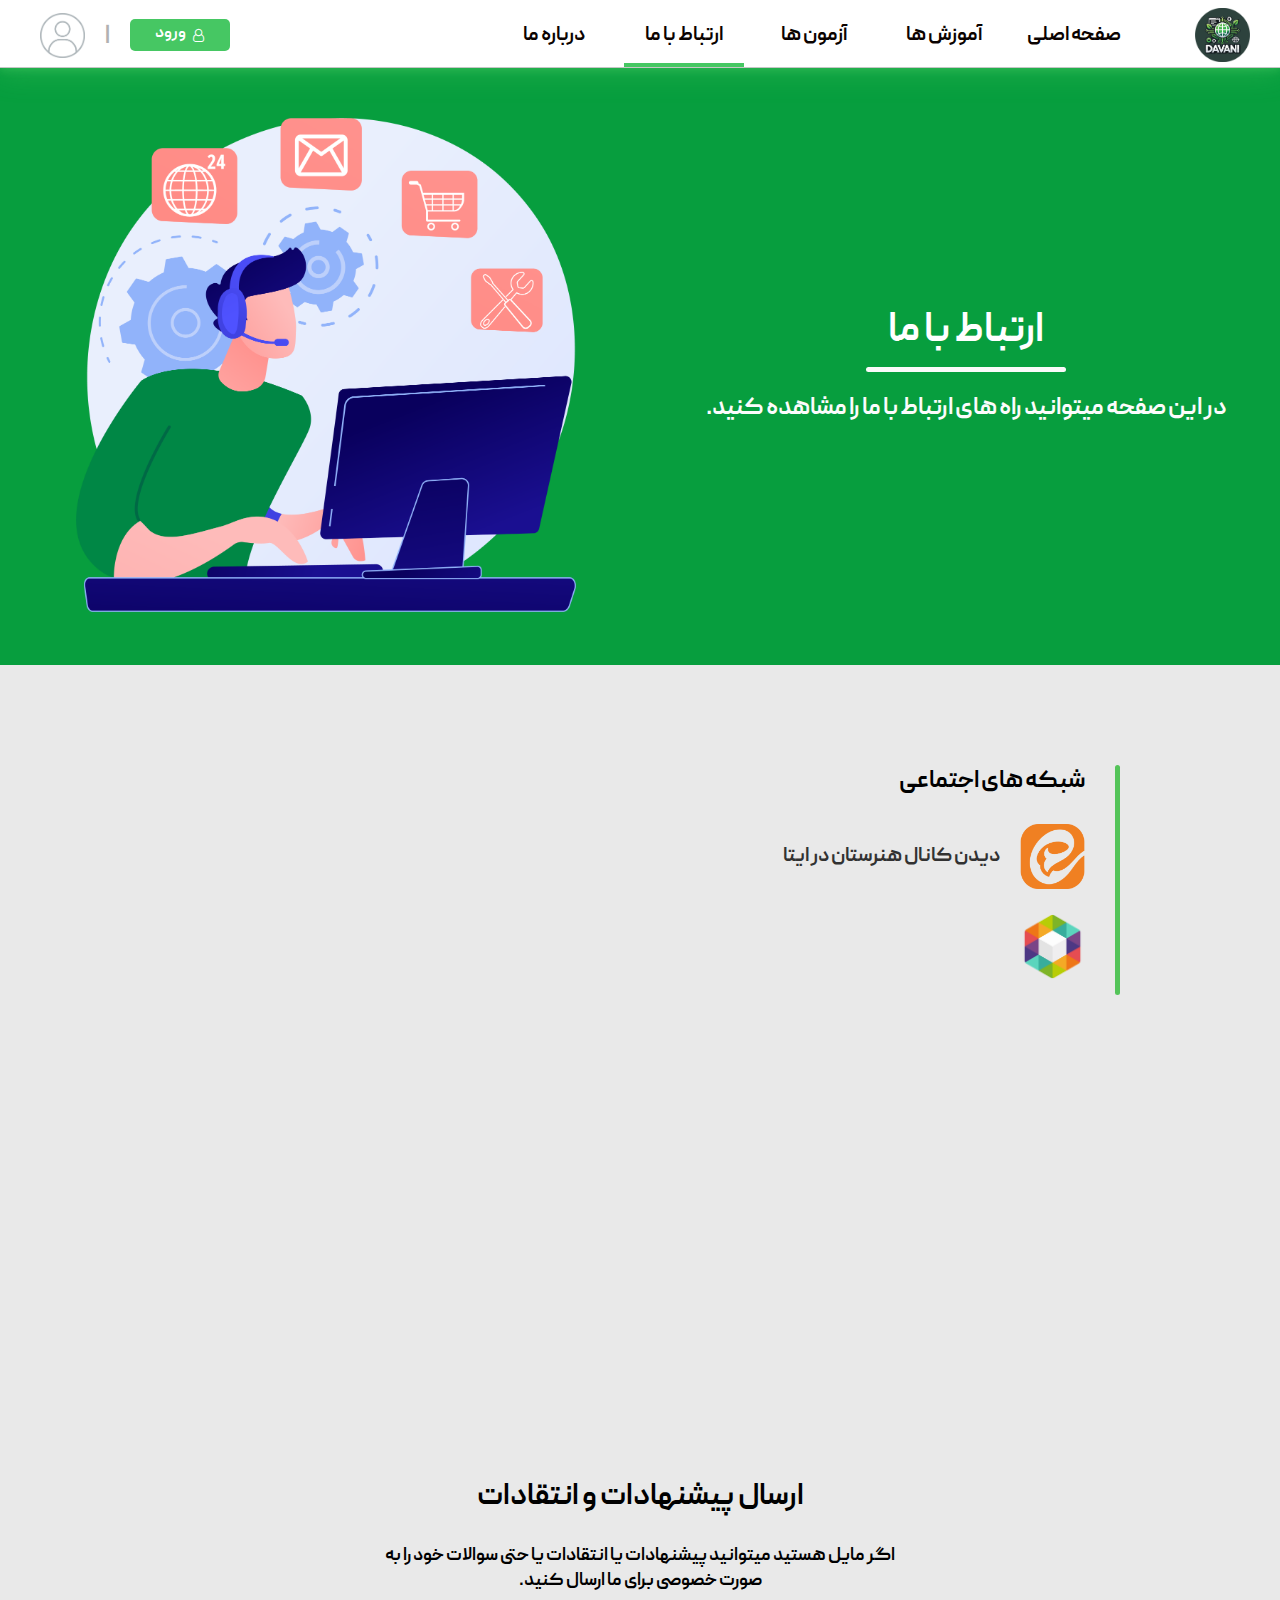
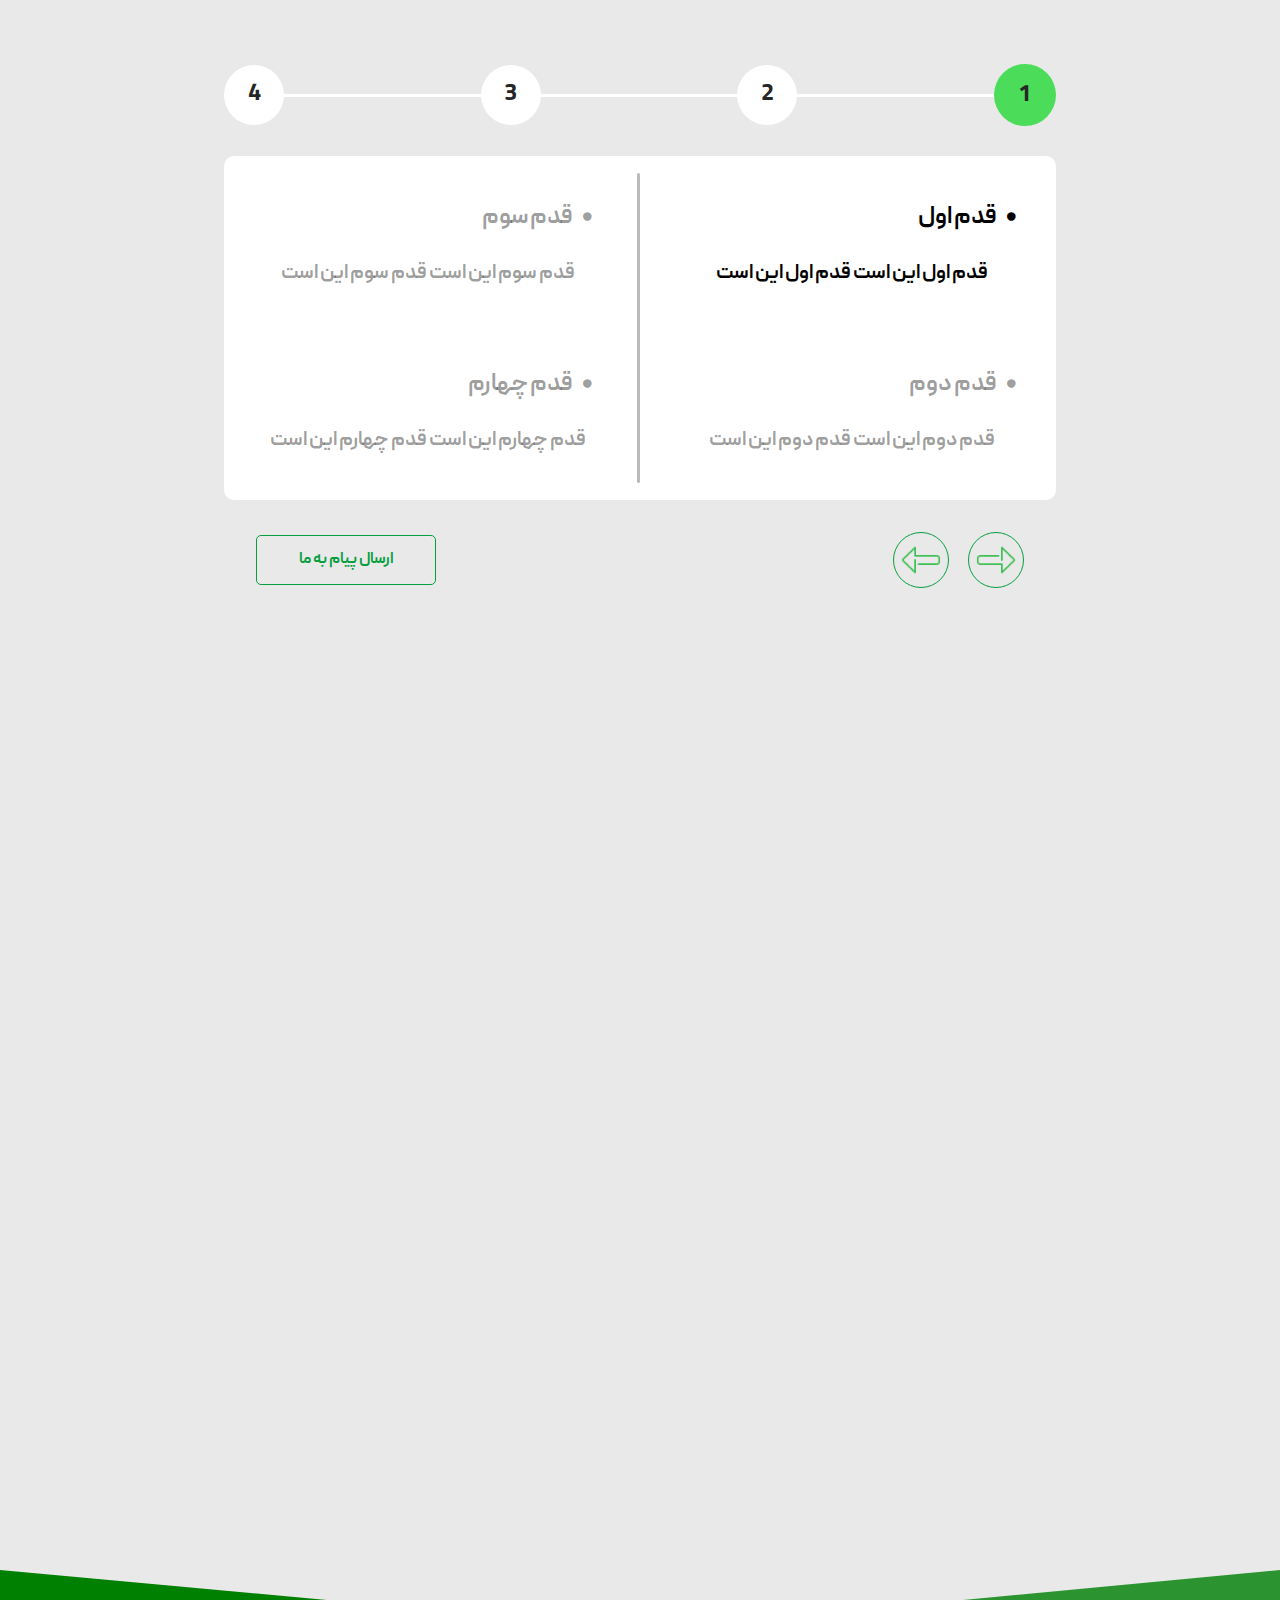
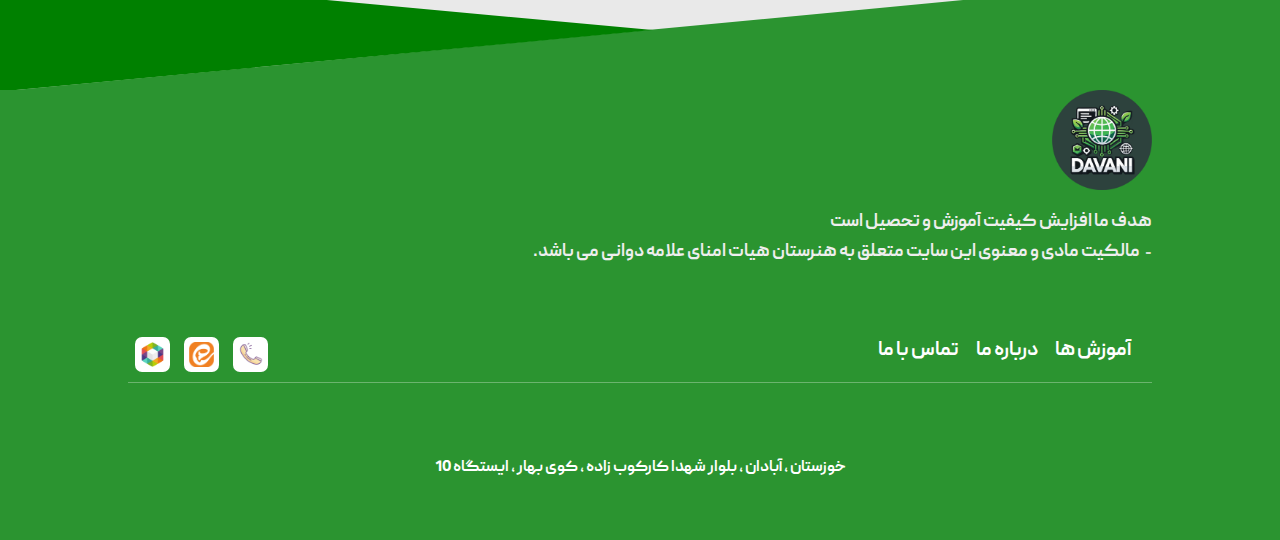
<file: Contact-Page/index.html>
<html lang="en" dir="rtl">

<head>
    <meta charset="UTF-8">
    <!-- محدود کردن زوم با دو انگشت در گوشی -->
    <meta name="viewport"
        content="width=device-width, initial-scale=1.0, maximum-scale=1.0, user-scalable=no, shrink-to-fit=no">
    <title>Davani School - ارتباط با ما</title>
    <link rel="stylesheet" href="https://cdnjs.cloudflare.com/ajax/libs/font-awesome/4.7.0/css/font-awesome.min.css">
    <link rel="stylesheet" href="../styles/all.css">
    <link rel="stylesheet" href="style.css">
    <link rel="icon" href="../Images/favicon.png">
</head>

<body>
    <script src="../scripts/all.js"></script>
    <script src="script.js"></script>
    <!-- header start -->

    <header id="header">
        <div class="header-right">
            <img id="logo" src="../Images/davani.png" alt="Logo">
        </div>
        <div class="header-center">
            <a id="hc_1" class="header-content" href="../Home-Page/index.html">
                <p>صفحه اصلی</p>
            </a>
            <a id="hc_5" class="header-content" href="../Learn-Page/index.html">
                <p>آموزش ها</p>
            </a>
            <a id="hc_2" class="header-content" href="../Exam-Page/index.html">
                <p>آزمون ها</p>
            </a>
            <span id="hc_4" class="header-content" href="../Contact-Page/index.html">
                <p>ارتباط با ما</p>
            </span>
            <a id="hc_3" class="header-content" href="../Info-Page/index.html">
                <p>درباره ما</p>
            </a>
        </div>
        <div class="header-left">
            <a id="login-btn" href="../Login-Page/index.html"><i id="user-icon" class="fa fa-user-o"
                    aria-hidden="true"></i>
                <p id="login-p">ورود</p>
            </a>
            <span id="span-header">|</span>
            <a href="../user-page/index.html">
                <img id="user-profile" src="../Images/user.png" alt="user profile" title="user profile">
            </a>
        </div>
    </header>

    <!-- header end -->

    <!-- scroll-bar start -->

    <div class="scroll-bar"></div>

    <!-- scroll-bar end -->

    <!-- navbar start  -->

    <nav id="nav">
        <a id="hc_1" class="header-content" href="../Home-Page/index.html">
            <p>صفحه اصلی</p>
        </a>
        <a id="hc_5" class="header-content" href="../Learn-Page/index.html">
            <p>آموزش ها</p>
        </a>
        <a id="hc_2" class="header-content" href="../Exam-Page/index.html">
            <p>آزمون ها</p>
        </a>
        <span id="hc_4" class="header-content" href="../Contact-Page/index.html">
            <p>ارتباط با ما</p>
        </span>
        <a id="hc_3" class="header-content" href="../Info-Page/index.html">
            <p>درباره ما</p>
        </a>
    </nav>

    <!-- navbar end -->

    <!-- content start -->
    <div class="content">
        <div class="content-img">
            <div class="content-img-right">
                <h1>ارتباط با ما</h1>
                <div></div>
                <p>در این صفحه میتوانید راه های ارتباط با ما را مشاهده کنید.</p>
            </div>
            <div class="content-img-left">
                <img src="image/contact.png" alt="">
            </div>
        </div>
        <div class="contnet-links">
            <div class="links-div">
                <div id="right-line"></div>
                <div class="contact-link">
                    <p>شبکه های اجتماعی</p>
                    <div id="contact-icon">
                        <a id="img-link-1" href="https://eitaa.com/Davani1402" target="_blank">
                            <img src="../Images/eitaa.png" alt="eitaa" title="ایتا هنرستان">
                            <p> دیدن کانال هنرستان در ایتا </p>
                        </a>
                        <a id="img-link-2" href="https://rubika.ir/DavaniSchool" target="_blank">
                            <img src="../Images/rubika.png" alt="روبیکا سایت" title="روبیکا سایت">
                            <p>دیدن کانال سایت در روبیکا </p>
                        </a>
                    </div>
                </div>
            </div>
        </div>
        <div class="content-info">
            <div class="info-box">
                <div id="content-info-1">
                    <div id="info-top">
                        <i class="fa fa-circle" aria-hidden="true"></i>
                        <h2>شماره تماس هنرستان</h2>
                    </div>
                    <div id="info-bottom">
                        <p id="number-phone">
                            09373571877
                        </p>
                    </div>
                </div>
                <div id="content-info-2">
                    <div id="info-top">
                        <i class="fa fa-circle" aria-hidden="true"></i>
                        <h2>آدرس هنرستان</h2>
                    </div>
                    <div id="info-bottom">
                        <p>
                            خوزستان ، آبادان ، بلوار شهدا کارکوب زاده ، کوی بهار ، ایستگاه 10
                        </p>
                    </div>
                </div>
            </div>
        </div>
        <div class="content-contact">
            <h1>ارسال پیشنهادات و انتقادات</h1>
            <p>اگر مایل هستید میتوانید پیشنهادات یا انتقادات یا حتی سوالات خود را به صورت خصوصی برای ما ارسال کنید.
            </p>
            <div class="contact-top">
                <div id="contact-line-1"></div>
                <div id="contact-line-2"></div>
                <div class="contact-circ">
                    <div class="circle" id="circle-1">1</div>
                    <div class="circle" id="circle-2">2</div>
                    <div class="circle" id="circle-3">3</div>
                    <div class="circle" id="circle-4">4</div>
                </div>
            </div>
            <div class="contact">
                <div class="contact-right">
                    <div class="contact-h2">
                        <i id="contact-i-1" class="fa fa-circle" aria-hidden="true"></i>
                        <h2 id="contact-h2-1">قدم اول</h2>
                    </div>
                    <p id="contact-p-1"> قدم اول این است قدم اول این است</p>
                    <div class="contact-h2">
                        <i id="contact-i-2" class="fa fa-circle" aria-hidden="true"></i>
                        <h2 id="contact-h2-2">قدم دوم</h2>
                    </div>
                    <p id="contact-p-2"> قدم دوم این است قدم دوم این است</p>
                </div>
                <div class="contact-center">

                </div>
                <div class="contact-left">
                    <div class="contact-h2">
                        <i id="contact-i-3" class="fa fa-circle" aria-hidden="true"></i>
                        <h2 id="contact-h2-3">قدم سوم</h2>
                    </div>
                    <p id="contact-p-3"> قدم سوم این است قدم سوم این است</p>
                    <div class="contact-h2">
                        <i id="contact-i-4" class="fa fa-circle" aria-hidden="true"></i>
                        <h2 id="contact-h2-4">قدم چهارم</h2>
                    </div>
                    <p id="contact-p-4"> قدم چهارم این است قدم چهارم این است</p>
                </div>
            </div>
        </div>
        <div class="contact-button">
            <div class="button-right">
                <img id="arrow-1" onclick="arrow_right()" src="../Images/arrow.png" alt="arrow">
                <img id="arrow-2" onclick="arrow_left()" src="../Images/arrow.png" alt="arrow">
            </div>
            <div class="button-left">
                <button>ارسال پیام به ما</button>
            </div>
        </div>
        <div class="map">
            <iframe
                src="https://www.google.com/maps/embed?pb=!1m18!1m12!1m3!1d1217.0814077510847!2d48.26140916930205!3d30.36726723400888!2m3!1f0!2f0!3f0!3m2!1i1024!2i768!4f13.1!3m3!1m2!1s0x3fc44f8e144c00d3%3A0xa96f9e187f66db17!2z2YfZhtix2LPYqtin2YYg2YHZhtuMINi52YTYp9mF2Ycg2K_ZiNin2YbbjC4!5e0!3m2!1sfa!2s!4v1738443334673!5m2!1sfa!2s"
                loading="lazy" referrerpolicy="no-referrer-when-downgrade"></iframe>
        </div>
    </div>
    </div>
    <!-- content end -->

    <!-- float btn ( Back to top ) start -->

    <a onclick="goToTop()" class="float-btn"><i id="arrow-top" class="fa fa-arrow-up" aria-hidden="true"></i></a>

    <!-- float btn ( Back to top ) end  -->

    <!-- footer start -->

    <div class="footer-mos">
        <div class="footer-top-mos"></div>
        <div class="footer-bottom-mos"></div>
    </div>
    <footer>
        <div class="t-footer">
            <div class="f-icon">
                <img id="footer-icon" src="../Images/davani.png" alt="DavaniSchool - Icon" title="DavaniSchool - Icon">
            </div>
            <p id="ft-p-1">هدف ما افزایش کیفیت آموزش و تحصیل است</p>
            <div id="ft-line-2">
                <p id="ft-dash">-</p>
                <p id="ft-p-2">مالکیت مادی و معنوی این سایت متعلق به هنرستان هیات امنای علامه دوانی می باشد.</p>
            </div>
        </div>
        <div class="c-footer">
            <div class="cf-links">
                <a id="cf-first-a" href="../Learn-Page/index.html">آموزش ها</a>
                <a href="../Info-Page/index.html">درباره ما</a>
                <a href="../Contact-Page/index.html">تماس با ما</a>
            </div>
            <div class="cf-img">
                <a href="tel:09373571877"><img src="../Images/phone.png" alt="تلفن هنرستان" title="تلفن هنرستان"></a>
                <a href="https://eitaa.com/Davani1402" target="_blank"><img src="../Images/eitaa.png" alt="ایتا هنرستان"
                        title="ایتا هنرستان"></a>
                <a href="https://rubika.ir/DavaniSchool" target="_blank"><img src="../Images/rubika.png"
                        alt="روبیکا سایت" title="روبیکا سایت"></a>
            </div>
        </div>
        <hr>
        <div class="f-footer">
            <p>خوزستان ، آبادان ، بلوار شهدا کارکوب زاده ، کوی بهار ، ایستگاه 10 </p>
        </div>
    </footer>
    <!-- footer end -->
</body>

</html>
</file>
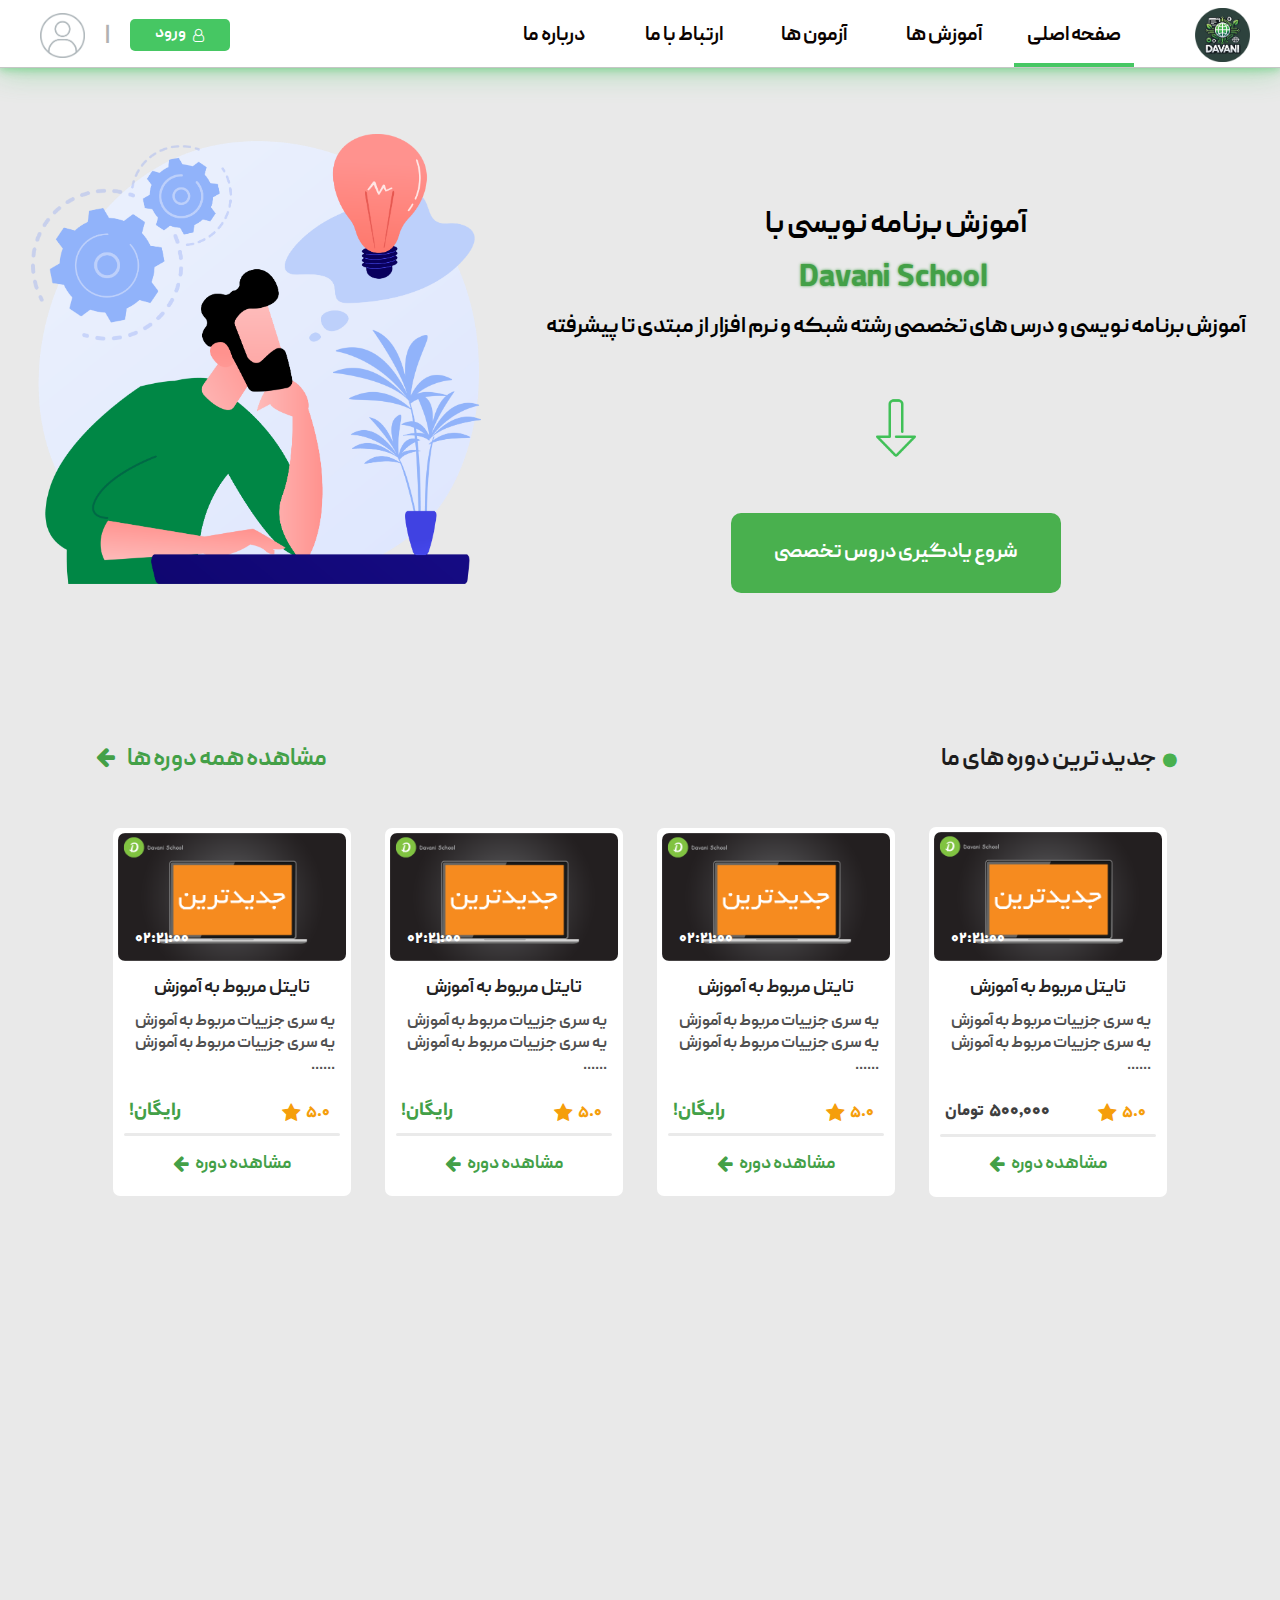
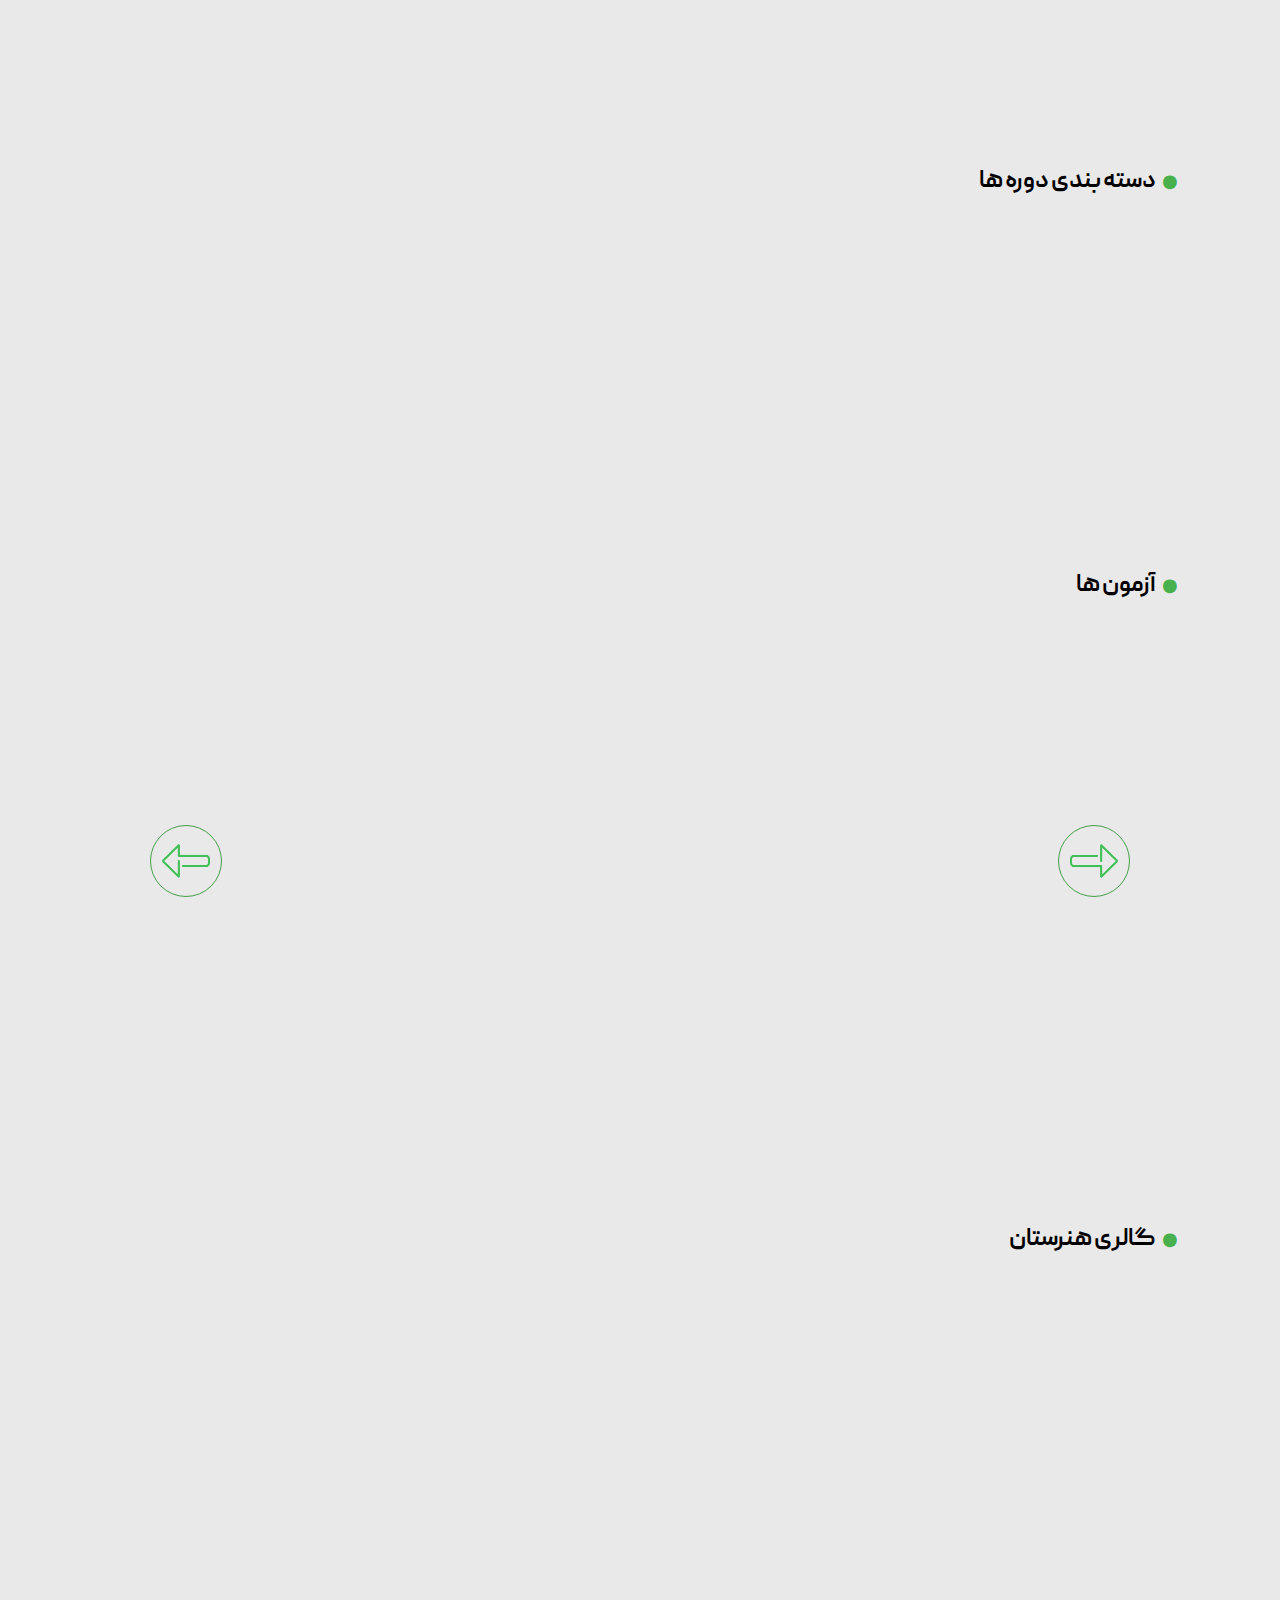
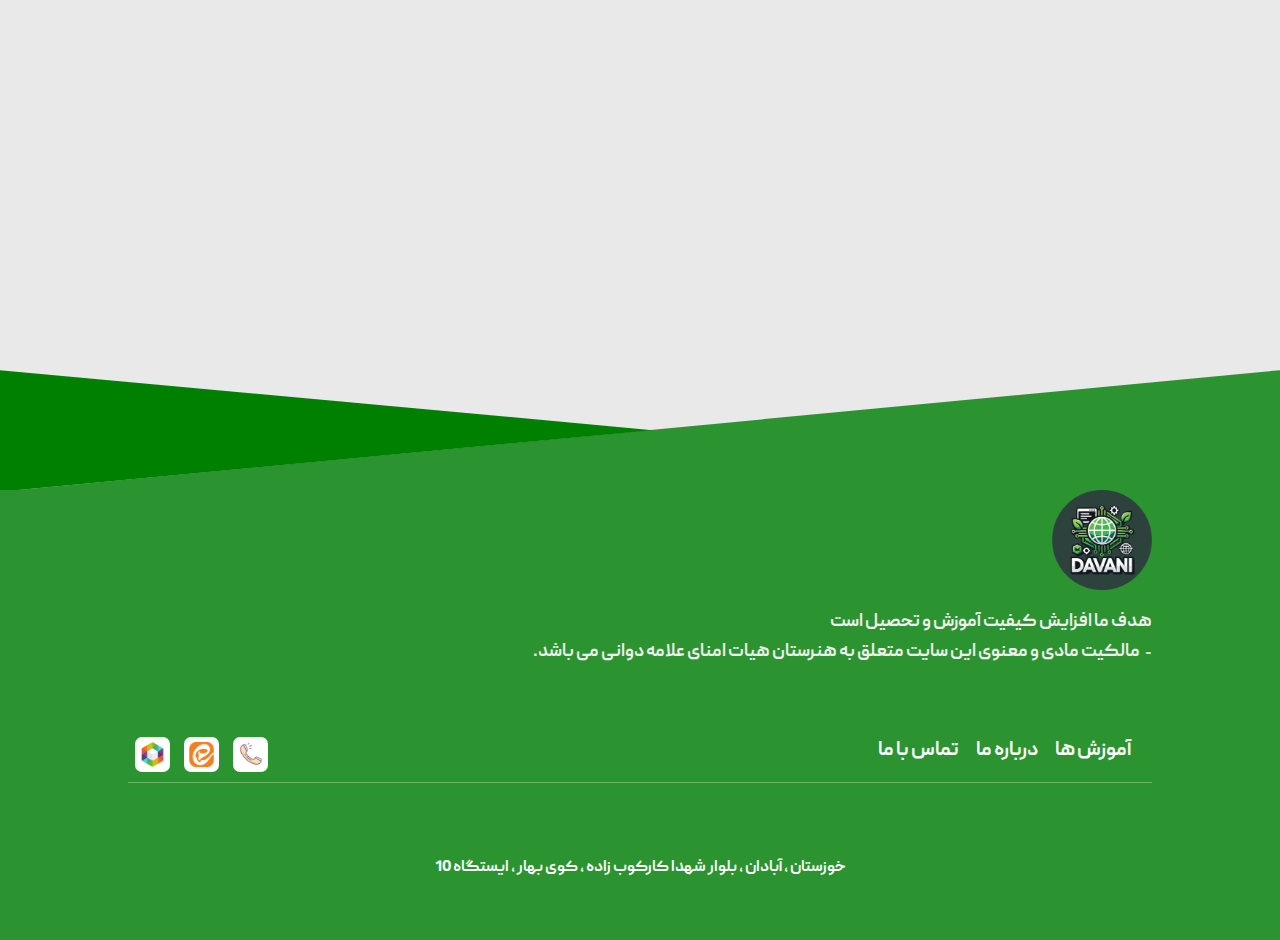
<file: Home-Page/index.html>
<html dir="rtl">

<head>
    <meta charset="UTF-8">
    <!-- محدود کردن زوم با دو انگشت در گوشی -->
    <meta name="viewport"
        content="width=device-width, initial-scale=1.0, maximum-scale=1.0, user-scalable=no, shrink-to-fit=no">
    <title>Davani School - صفحه اصلی</title>
    <link rel="stylesheet" href="https://cdnjs.cloudflare.com/ajax/libs/font-awesome/4.7.0/css/font-awesome.min.css">
    <link rel="stylesheet" href="../styles/all.css">
    <link rel="stylesheet" href="style.css">
    <link rel="icon" href="../Images/favicon.png">
</head>

<body>

    <!-- header start -->

    <header id="header">
        <div class="header-right">
            <img id="logo" src="../Images/davani.png" alt="Logo">
        </div>
        <div class="header-center">
            <span id="hc_1" class="header-content">
                <p>صفحه اصلی</p>
            </span>
            <a id="hc_5" class="header-content" href="../Learn-Page/index.html">
                <p>آموزش ها</p>
            </a>
            <a id="hc_2" class="header-content" href="../Exam-Page/index.html">
                <p>آزمون ها</p>
            </a>
            <a id="hc_4" class="header-content" href="../Contact-Page/index.html">
                <p>ارتباط با ما</p>
            </a>
            <a id="hc_3" class="header-content" href="../Info-Page/index.html">
                <p>درباره ما</p>
            </a>
        </div>
        <div class="header-left">
            <a id="login-btn" href="../Login-Page/index.html"><i id="user-icon" class="fa fa-user-o"
                    aria-hidden="true"></i>
                <p id="login-p">ورود</p>
            </a>
            <span id="span-header">|</span>
            <a href="../user-page/index.html">
                <img id="user-profile" src="../Images/user.png" alt="user profile" title="user profile">
            </a>
        </div>
    </header>

    <!-- header end -->

    <!-- scroll-bar start -->

    <div class="scroll-bar"></div>

    <!-- scroll-bar end -->

    <!-- navbar start  -->

    <nav id="nav">
        <span id="hc_1" class="header-content">
            <p>صفحه اصلی</p>
        </span>
        <a id="hc_5" class="header-content" href="../Learn-Page/index.html">
            <p>آموزش ها</p>
        </a>
        <a id="hc_2" class="header-content" href="../Exam-Page/index.html">
            <p>آزمون ها</p>
        </a>
        <a id="hc_4" class="header-content" href="../Contact-Page/index.html">
            <p>ارتباط با ما</p>
        </a>
        <a id="hc_3" class="header-content" href="../Info-Page/index.html">
            <p>درباره ما</p>
        </a>
    </nav>

    <!-- navbar end -->

    <!-- content start -->
    <div class="content-top">
        <div class="ct-right">
            <div class="ct-right-h1">
                <h1>آموزش برنامه نویسی با</h1>
                <div id="davani-school">
                    <span>Davani</span>
                    <span>School</span>
                </div>
            </div>
            <p>آموزش برنامه نویسی و درس های تخصصی رشته شبکه و نرم افزار از مبتدی تا پیشرفته</p>
            <div class="ct-img">
                <img id="arrow-1" src="../Images/arrow.png" alt="arrow" title="arrow">
            </div>
            <a id="learn-link" href="../Learn-Page/index.html">شروع یادگیری دروس تخصصی</a>
        </div>
        <div class="ct-left">
            <img id="think-img" src="image/think.png" alt="think img" title="think img">
        </div>
    </div>
    <div class="container">
        <div class="container-top">
            <div class="title-1">
                <i class="fa fa-circle" aria-hidden="true"></i>
                <h2>جدید ترین دوره های ما</h2>
            </div>
            <a href="../Learn-Page/index.html">
                مشاهده همه دوره ها
                <i class="fa fa-arrow-left" aria-hidden="true"></i>
            </a>
        </div>
        <div class="first-row">
            <div class="fr-right">
                <div class="row-box">
                    <div class="rb-top">
                        <a href="">
                            <img class="rb-img" src="../Images/new.png" alt="">
                            <span> 02:21:00</span>
                        </a>
                    </div>
                    <div class="rb-center">
                        <h3>تایتل مربوط به آموزش</h3>
                        <p id="caption">
                            یه سری جزییات مربوط به آموزش
                            یه سری جزییات مربوط به آموزش
                            ......
                        </p>
                        <div class="toman">
                            <div class="toman-right">
                                <span>5.0</span>
                                <i class="fa fa-star" aria-hidden="true"></i>
                            </div>
                            <div class="toman-left">
                                <p id="price">500,000</p>
                                <span>تومان</span>
                            </div>
                        </div>
                        <div id="box-line"></div>
                    </div>
                    <div class="rb-bottom">
                        <a href="" class="box-link">
                            <p>مشاهده دوره</p>
                            <i class="fa fa-arrow-left" aria-hidden="true"></i>
                        </a>
                    </div>
                </div>
                <div class="row-box">
                    <div class="rb-top">
                        <a href="">
                            <img class="rb-img" src="../Images/new.png" alt="">
                            <span> 02:21:00</span>
                        </a>
                    </div>
                    <div class="rb-center">
                        <h3>تایتل مربوط به آموزش</h3>
                        <p id="caption">
                            یه سری جزییات مربوط به آموزش
                            یه سری جزییات مربوط به آموزش
                            ......
                        </p>
                        <div class="toman">
                            <div class="toman-right">
                                <span>5.0</span>
                                <i class="fa fa-star" aria-hidden="true"></i>
                            </div>
                            <div class="toman-left">
                                <p>رایگان!</p>
                            </div>
                        </div>
                        <div id="box-line"></div>
                    </div>
                    <div class="rb-bottom">
                        <a href="" class="box-link">
                            <p>مشاهده دوره</p>
                            <i class="fa fa-arrow-left" aria-hidden="true"></i>
                        </a>
                    </div>
                </div>
            </div>
            <div class="fr-left">
                <div class="row-box">
                    <div class="rb-top">
                        <a href="">
                            <img class="rb-img" src="../Images/new.png" alt="">
                            <span> 02:21:00</span>
                        </a>
                    </div>
                    <div class="rb-center">
                        <h3>تایتل مربوط به آموزش</h3>
                        <p id="caption">
                            یه سری جزییات مربوط به آموزش
                            یه سری جزییات مربوط به آموزش
                            ......
                        </p>
                        <div class="toman">
                            <div class="toman-right">
                                <span>5.0</span>
                                <i class="fa fa-star" aria-hidden="true"></i>
                            </div>
                            <div class="toman-left">
                                <p>رایگان!</p>
                            </div>
                        </div>
                        <div id="box-line"></div>
                    </div>
                    <div class="rb-bottom">
                        <a href="" class="box-link">
                            <p>مشاهده دوره</p>
                            <i class="fa fa-arrow-left" aria-hidden="true"></i>
                        </a>
                    </div>
                </div>
                <div class="row-box">
                    <div class="rb-top">
                        <a href="">
                            <img class="rb-img" src="../Images/new.png" alt="">
                            <span> 02:21:00</span>
                        </a>
                    </div>
                    <div class="rb-center">
                        <h3>تایتل مربوط به آموزش</h3>
                        <p id="caption">
                            یه سری جزییات مربوط به آموزش
                            یه سری جزییات مربوط به آموزش
                            ......
                        </p>
                        <div class="toman">
                            <div class="toman-right">
                                <span>5.0</span>
                                <i class="fa fa-star" aria-hidden="true"></i>
                            </div>
                            <div class="toman-left">
                                <p>رایگان!</p>
                            </div>
                        </div>
                        <div id="box-line"></div>
                    </div>
                    <div class="rb-bottom">
                        <a href="" class="box-link">
                            <p>مشاهده دوره</p>
                            <i class="fa fa-arrow-left" aria-hidden="true"></i>
                        </a>
                    </div>
                </div>
            </div>
        </div>
        <div class="last-row">
            <div class="lr-right">
                <div class="row-box">
                    <div class="rb-top">
                        <a href="">
                            <img class="rb-img" src="../Images/new.png" alt="">
                            <span> 02:21:00</span>
                        </a>
                    </div>
                    <div class="rb-center">
                        <h3>تایتل مربوط به آموزش</h3>
                        <p id="caption">
                            یه سری جزییات مربوط به آموزش
                            یه سری جزییات مربوط به آموزش
                            ......
                        </p>
                        <div class="toman">
                            <div class="toman-right">
                                <span>5.0</span>
                                <i class="fa fa-star" aria-hidden="true"></i>
                            </div>
                            <div class="toman-left">
                                <p>رایگان!</p>
                            </div>
                        </div>
                        <div id="box-line"></div>
                    </div>
                    <div class="rb-bottom">
                        <a href="" class="box-link">
                            <p>مشاهده دوره</p>
                            <i class="fa fa-arrow-left" aria-hidden="true"></i>
                        </a>
                    </div>
                </div>
                <div class="row-box">
                    <div class="rb-top">
                        <a href="">
                            <img class="rb-img" src="../Images/new.png" alt="">
                            <span> 02:21:00</span>
                        </a>
                    </div>
                    <div class="rb-center">
                        <h3>تایتل مربوط به آموزش</h3>
                        <p id="caption">
                            یه سری جزییات مربوط به آموزش
                            یه سری جزییات مربوط به آموزش
                            ......
                        </p>
                        <div class="toman">
                            <div class="toman-right">
                                <span>5.0</span>
                                <i class="fa fa-star" aria-hidden="true"></i>
                            </div>
                            <div class="toman-left">
                                <p>رایگان!</p>
                            </div>
                        </div>
                        <div id="box-line"></div>
                    </div>
                    <div class="rb-bottom">
                        <a href="" class="box-link">
                            <p>مشاهده دوره</p>
                            <i class="fa fa-arrow-left" aria-hidden="true"></i>
                        </a>
                    </div>
                </div>
            </div>
            <div class="lr-left">
                <div class="row-box">
                    <div class="rb-top">
                        <a href="">
                            <img class="rb-img" src="../Images/new.png" alt="">
                            <span> 02:21:00</span>
                        </a>
                    </div>
                    <div class="rb-center">
                        <h3>تایتل مربوط به آموزش</h3>
                        <p id="caption">
                            یه سری جزییات مربوط به آموزش
                            یه سری جزییات مربوط به آموزش
                            ......
                        </p>
                        <div class="toman">
                            <div class="toman-right">
                                <span>5.0</span>
                                <i class="fa fa-star" aria-hidden="true"></i>
                            </div>
                            <div class="toman-left">
                                <p>رایگان!</p>
                            </div>
                        </div>
                        <div id="box-line"></div>
                    </div>
                    <div class="rb-bottom">
                        <a href="" class="box-link">
                            <p>مشاهده دوره</p>
                            <i class="fa fa-arrow-left" aria-hidden="true"></i>
                        </a>
                    </div>
                </div>
                <div class="row-box">
                    <div class="rb-top">
                        <a href="">
                            <img class="rb-img" src="../Images/new.png" alt="">
                            <span> 02:21:00</span>
                        </a>
                    </div>
                    <div class="rb-center">
                        <h3>تایتل مربوط به آموزش</h3>
                        <p id="caption">
                            یه سری جزییات مربوط به آموزش
                            یه سری جزییات مربوط به آموزش
                            ......
                        </p>
                        <div class="toman">
                            <div class="toman-right">
                                <span>5.0</span>
                                <i class="fa fa-star" aria-hidden="true"></i>
                            </div>
                            <div class="toman-left">
                                <p>رایگان!</p>
                            </div>
                        </div>
                        <div id="box-line"></div>
                    </div>
                    <div class="rb-bottom">
                        <a href="" class="box-link">
                            <p>مشاهده دوره</p>
                            <i class="fa fa-arrow-left" aria-hidden="true"></i>
                        </a>
                    </div>
                </div>
            </div>
        </div>
    </div>
    <div class="class">
        <div class="title-2">
            <i class="fa fa-circle" aria-hidden="true"></i>
            <h1>دسته بندی دوره ها</h1>
        </div>
        <div class="class-boxes">
            <div class="boxes-right">
                <a href="" id="cb-1" class="class-box">دهم</a>
                <a href="" id="cb-2" class="class-box">یازدهم</a>
            </div>
            <div class="boxes-left">
                <a href="" id="cb-3" class="class-box">دوازدهم</a>
                <a href="" id="cb-4" class="class-box">فرادرس</a>
            </div>
        </div>
    </div>
    <div class="cart-container">
        <div class="title-4">
            <i class="fa fa-circle" aria-hidden="true"></i>
            <h2>آزمون ها</h1>
        </div>

        <img onclick="c_a_left()" id="c-a-left" src="../Images/arrow.png" alt="arrow" title="arrow">
        <div class="test-carts">
            <div class="t-carts">
                <a href="../Exam-Page/index.html" class="t-cart">
                    <div class="t-c-top">
                        <div class="opacity"></div>
                        <h1>HTML</h1>
                    </div>
                    <div class="t-c-center">
                        <h1>آزمون های HTML</h1>
                        <p>یه سری توضیاحات مربوط به آزمون ها</p>
                    </div>
                    <div class="top-line"></div>
                    <div class="t-c-bottom">
                        <div class="tcb-deat">
                            <p>تعداد آزمون ها</p>
                            <span>:</span>
                            <span id="span-bt">121</span>
                        </div>
                    </div>
                </a>
                <a href="../Exam-Page/index.html" class="t-cart">
                    <div class="t-c-top">
                        <div class="opacity"></div>
                        <h1>CSS</h1>
                    </div>
                    <div class="t-c-center">
                        <h1>آزمون های CSS</h1>
                        <p>یه سری توضیاحات مربوط به آزمون ها</p>
                    </div>
                    <div class="top-line"></div>
                    <div class="t-c-bottom">
                        <div class="tcb-deat">
                            <p>تعداد آزمون ها</p>
                            <span>:</span>
                            <span id="span-bt">121</span>
                        </div>
                    </div>
                </a>
                <a href="../Exam-Page/index.html" class="t-cart">
                    <div class="t-c-top">
                        <div class="opacity"></div>
                        <h1>JS</h1>
                    </div>
                    <div class="t-c-center">
                        <h1>آزمون های JS</h1>
                        <p>یه سری توضیاحات مربوط به آزمون ها</p>
                    </div>
                    <div class="top-line"></div>
                    <div class="t-c-bottom">
                        <div class="tcb-deat">
                            <p>تعداد آزمون ها</p>
                            <span>:</span>
                            <span id="span-bt">121</span>
                        </div>
                    </div>
                </a>
                <a href="../Exam-Page/index.html" class="t-cart">
                    <div class="t-c-top">
                        <div class="opacity"></div>
                        <h1>PHP</h1>
                    </div>
                    <div class="t-c-center">
                        <h1>آزمون های PHP</h1>
                        <p>یه سری توضیاحات مربوط به آزمون ها</p>
                    </div>
                    <div class="top-line"></div>
                    <div class="t-c-bottom">
                        <div class="tcb-deat">
                            <p>تعداد آزمون ها</p>
                            <span>:</span>
                            <span id="span-bt">121</span>
                        </div>
                    </div>
                </a>
                <a href="../Exam-Page/index.html" class="t-cart">
                    <div class="t-c-top">
                        <div class="opacity"></div>
                        <h1>#C</h1>
                    </div>
                    <div class="t-c-center">
                        <h1>آزمون های #C</h1>
                        <p>یه سری توضیاحات مربوط به آزمون ها</p>
                    </div>
                    <div class="top-line"></div>
                    <div class="t-c-bottom">
                        <div class="tcb-deat">
                            <p>تعداد آزمون ها</p>
                            <span>:</span>
                            <span id="span-bt">121</span>
                        </div>
                    </div>
                </a>
            </div>
        </div>
        <div class="arrows-1">
            <img onclick="c_a_right()" id="c-a-right-2" src="../Images/arrow.png" alt="arrow" title="arrow">
            <img onclick="c_a_left()" id="c-a-left-2" src="../Images/arrow.png" alt="arrow" title="arrow">
        </div>
        <div class="arrows-2">
            <img onclick="c_a_right_2()" id="c-a-right-2" src="../Images/arrow.png" alt="arrow" title="arrow">
            <img onclick="c_a_left_2()" id="c-a-left-2" src="../Images/arrow.png" alt="arrow" title="arrow">
        </div>
        <img onclick="c_a_right()" id="c-a-right" src="../Images/arrow.png" alt="arrow" title="arrow">
    </div>
    <div class="gallery">
        <div class="gallery-top">
            <div class="title-3">
                <i class="fa fa-circle" aria-hidden="true"></i>
                <h2>گالری هنرستان</h2>
            </div>
        </div>
        <div class="slider" id="slider">
            <div class="slide-box">
                <img id="image-1" class="images" src="image/image-1.jpg">
                <img id="image-2" class="images" src="image/image-2.jpg">
                <img id="image-3" class="images" src="image/image-3.jpg">
                <img id="image-4" class="images" src="image/image-4.jpg">
                <img id="image-5" class="images" src="image/image-5.jpg">
                <p id="p-slide">1/5</p>
                <span id="next" onclick="next()"><i class="fa fa-arrow-right" aria-hidden="true"></i></span>
                <span id="back" onclick="back()"><i class="fa fa-arrow-left" aria-hidden="true"></i></span>
                <div class="circles">
                    <div class="circle" id="circle-5" onclick="cir_5()"></div>
                    <div class="circle" id="circle-4" onclick="cir_4()"></div>
                    <div class="circle" id="circle-3" onclick="cir_3()"></div>
                    <div class="circle" id="circle-2" onclick="cir_2()"></div>
                    <div class="circle" id="circle-1" onclick="cir_1()"></div>
                </div>
            </div>
        </div>
    </div>

    <!-- content end -->

    <!-- float btn ( Back to top ) start -->

    <a onclick="goToTop()" class="float-btn"><i id="arrow-top" class="fa fa-arrow-up" aria-hidden="true"></i></a>

    <!-- float btn ( Back to top ) end  -->

    <!-- footer start -->
    <div class="footer-mos">
        <div class="footer-top-mos"></div>
        <div class="footer-bottom-mos"></div>
    </div>
    <footer>
        <div class="t-footer">
            <div class="f-icon">
                <img id="footer-icon" src="../Images/davani.png" alt="">
            </div>
            <p id="ft-p-1">هدف ما افزایش کیفیت آموزش و تحصیل است</p>
            <div id="ft-line-2">
                <p id="ft-dash">-</p>
                <p id="ft-p-2">مالکیت مادی و معنوی این سایت متعلق به هنرستان هیات امنای علامه دوانی می باشد.</p>
            </div>
        </div>
        <div class="c-footer">
            <div class="cf-links">
                <a id="cf-first-a" href="../Learn-Page/index.html">آموزش ها</a>
                <a href="../Info-Page/index.html">درباره ما</a>
                <a href="../Contact-Page/index.html">تماس با ما</a>
            </div>
            <div class="cf-img">
                <a href="tel:09373571877"><img src="../Images/phone.png" alt="تلفن هنرستان" title="تلفن هنرستان"></a>
                <a href="https://eitaa.com/Davani1402" target="_blank"><img src="../Images/eitaa.png" alt="ایتا هنرستان"
                        title="ایتا هنرستان"></a>
                <a href="https://rubika.ir/DavaniSchool" target="_blank"><img src="../Images/rubika.png"
                        alt="روبیکا سایت" title="روبیکا سایت"></a>
            </div>
        </div>
        <hr>
        <div class="f-footer">
            <p>خوزستان ، آبادان ، بلوار شهدا کارکوب زاده ، کوی بهار ، ایستگاه 10 </p>
        </div>
    </footer>
    <!-- footer end -->
    <script src="../scripts/all.js"></script>
    <script src="script.js"></script>
</body>

</html>
</file>
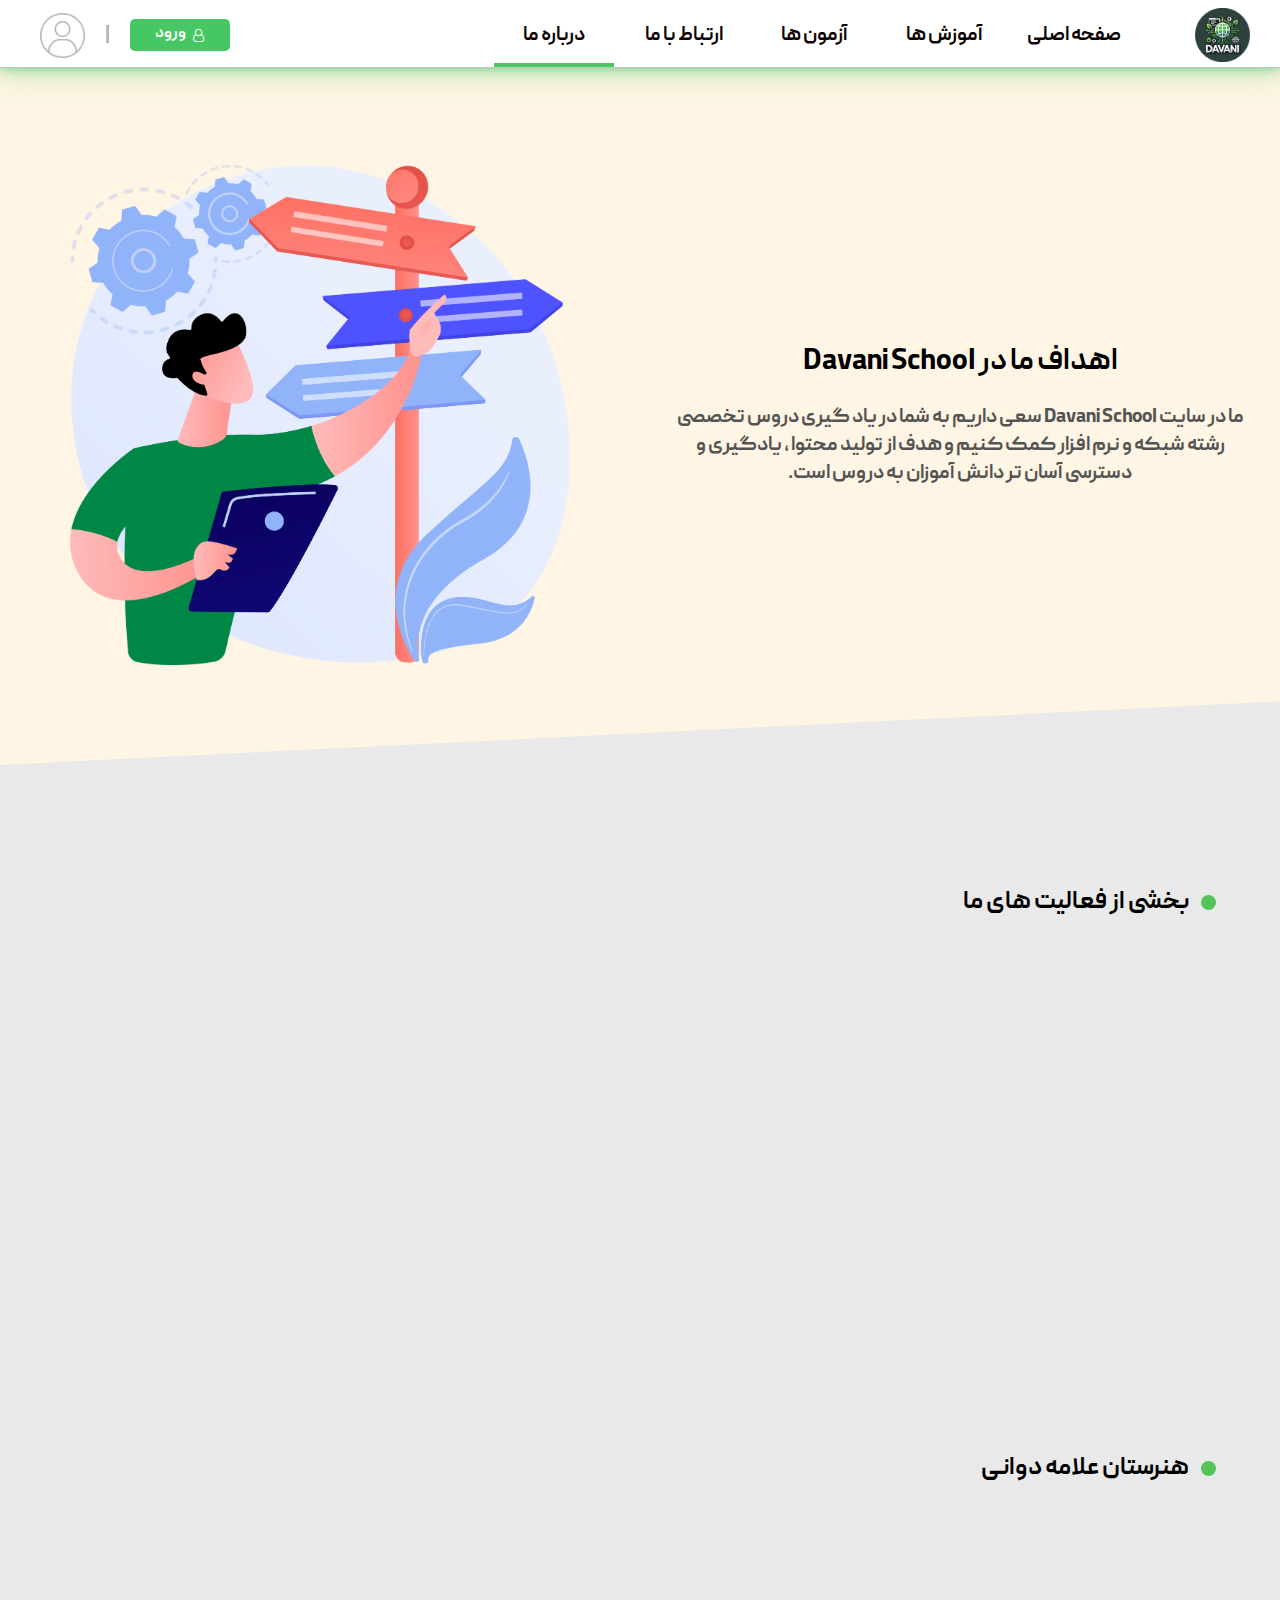
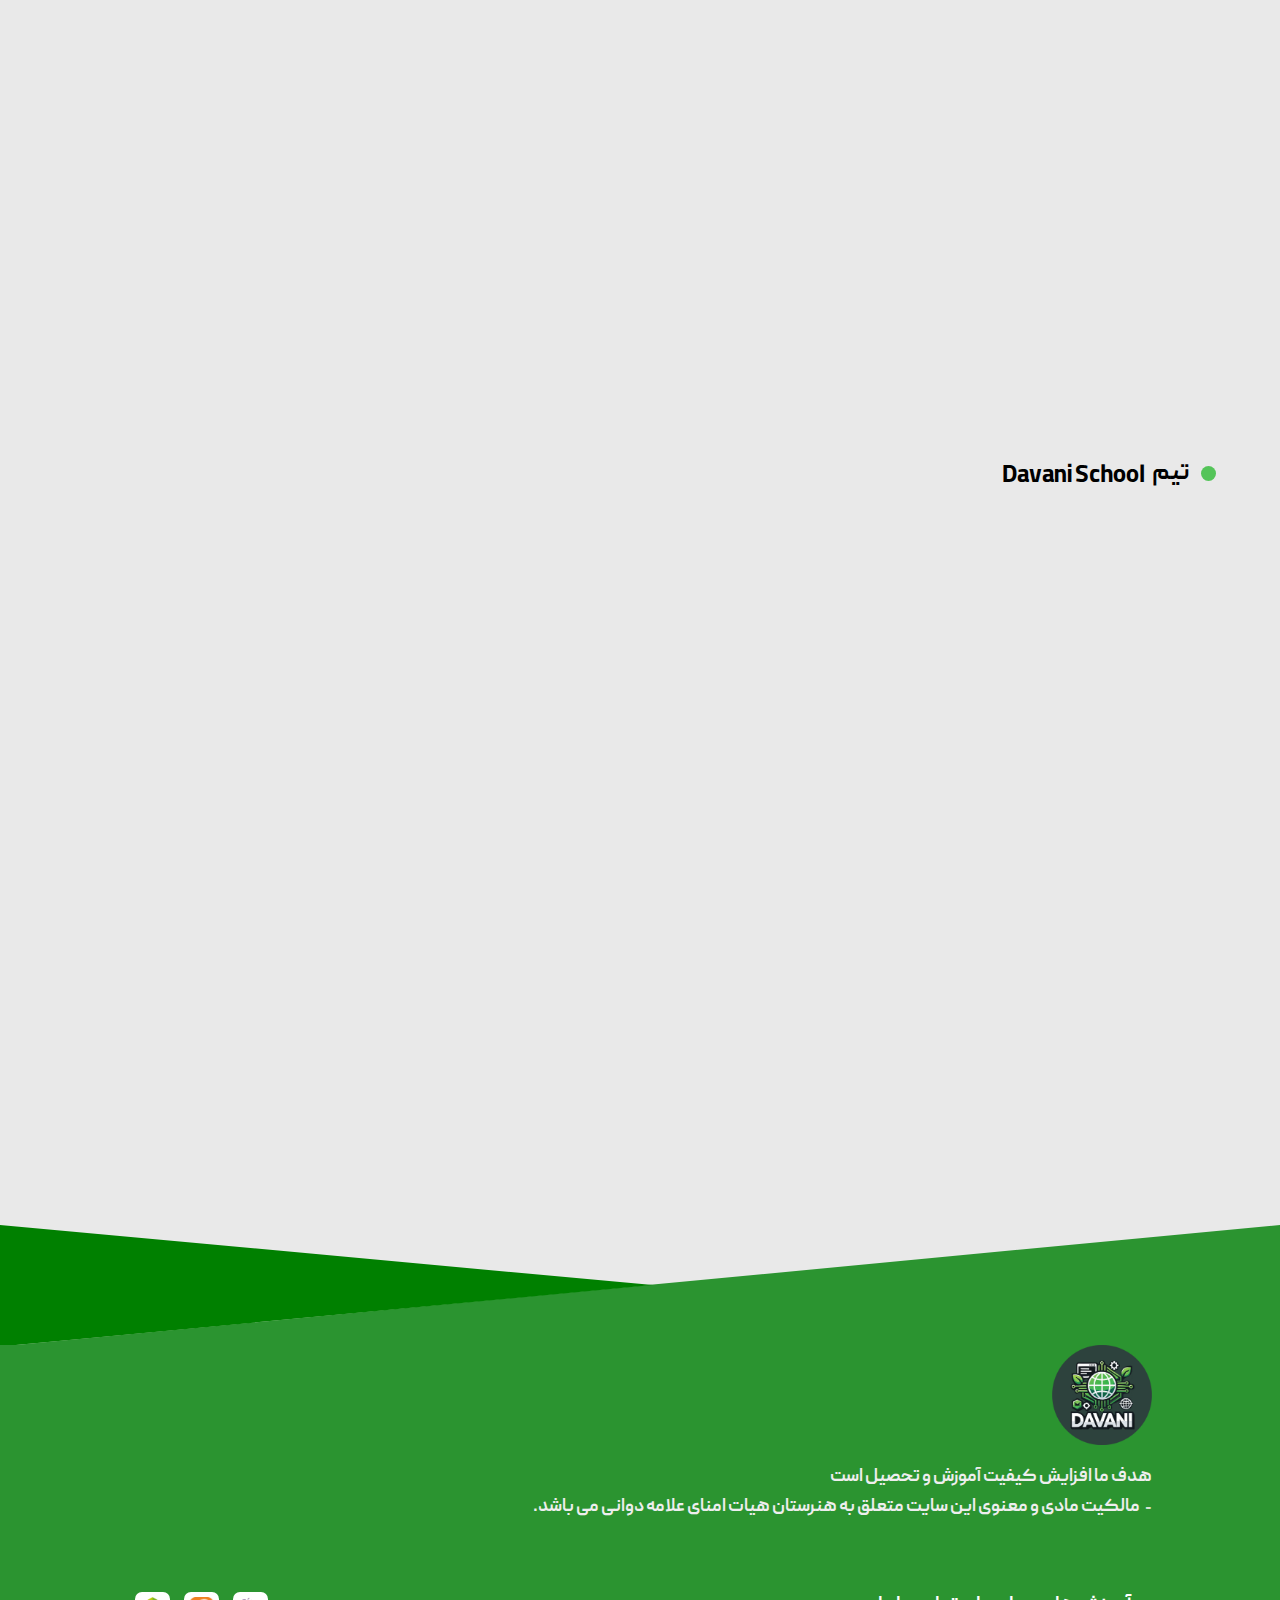
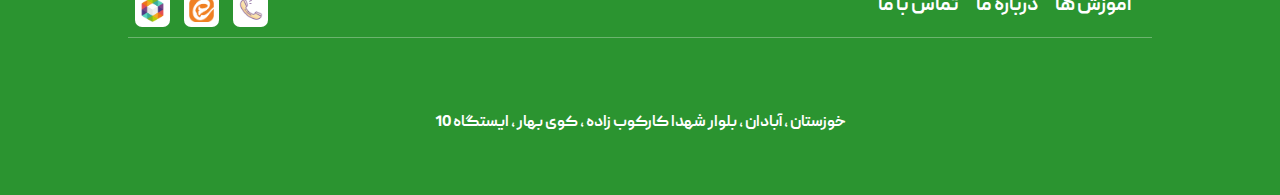
<file: Info-Page/index.html>
<html lang="en" dir="rtl">

<head>
    <meta charset="UTF-8">
    <!-- محدود کردن زوم با دو انگشت در گوشی -->
    <meta name="viewport"
        content="width=device-width, initial-scale=1.0, maximum-scale=1.0, user-scalable=no, shrink-to-fit=no">
    <title>Davani School - درباره ما</title>
    <link rel="stylesheet" href="https://cdnjs.cloudflare.com/ajax/libs/font-awesome/4.7.0/css/font-awesome.min.css">
    <link rel="stylesheet" href="../styles/all.css">
    <link rel="stylesheet" href="style.css">
    <link rel="icon" href="../Images/favicon.png">
</head>

<body>

    <!-- header start -->

    <header id="header">
        <div class="header-right">
            <img id="logo" src="../Images/davani.png" alt="Logo">
        </div>
        <div class="header-center">
            <a id="hc_1" class="header-content" href="../Home-Page/index.html">
                <p>صفحه اصلی</p>
            </a>
            <a id="hc_5" class="header-content" href="../Learn-Page/index.html">
                <p>آموزش ها</p>
            </a>
            <a id="hc_2" class="header-content" href="../Exam-Page/index.html">
                <p>آزمون ها</p>
            </a>
            <a id="hc_4" class="header-content" href="../Contact-Page/index.html">
                <p>ارتباط با ما</p>
            </a>
            <span id="hc_3" class="header-content" href="../Info-Page/index.html">
                <p>درباره ما</p>
            </span>
        </div>
        <div class="header-left">
            <a id="login-btn" href="../Login-Page/index.html"><i id="user-icon" class="fa fa-user-o"
                    aria-hidden="true"></i>
                <p id="login-p">ورود</p>
            </a>
            <span id="span-header">|</span>
            <a href="../user-page/index.html">
                <img id="user-profile" src="../Images/user.png" alt="user profile" title="user profile">
            </a>
        </div>
    </header>

    <!-- header end -->

    <!-- scroll-bar start -->

    <div class="scroll-bar"></div>

    <!-- scroll-bar end -->

    <!-- navbar start  -->

    <nav id="nav">
        <a id="hc_1" class="header-content" href="../Home-Page/index.html">
            <p>صفحه اصلی</p>
        </a>
        <a id="hc_5" class="header-content" href="../Learn-Page/index.html">
            <p>آموزش ها</p>
        </a>
        <a id="hc_2" class="header-content" href="../Exam-Page/index.html">
            <p>آزمون ها</p>
        </a>
        <a id="hc_4" class="header-content" href="../Contact-Page/index.html">
            <p>ارتباط با ما</p>
        </a>
        <span id="hc_3" class="header-content" href="../Info-Page/index.html">
            <p>درباره ما</p>
        </span>
    </nav>

    <!-- navbar end -->

    <!-- content start -->

    <div class="content">
        <div class="clip-path">
            <div id="cp-right">
                <div id="cp-right-info">
                    <h1>اهداف ما در Davani School</h1>
                    <p>
                        ما در سایت Davani School سعی داریم به شما در یاد گیری دروس تخصصی رشته شبکه و نرم افزار کمک کنیم
                        و هدف از تولید محتوا ، یادگیری و دسترسی آسان تر دانش آموزان به دروس است.
                    </p>
                </div>
            </div>
            <div id="cp-left">
                <img id="info-img" src="image/info.png" alt="">
            </div>
        </div>
        <div class="title-info-box">
            <div></div>
            <h1>بخشی از فعالیت های ما</h1>
        </div>
        <div id="info-box-1">
            <div id="info-boxes-1" class="info-boxes">
                <div class="boxes-right">
                    <img src="image/box-info.png" alt="">
                </div>
                <div class="boxes-left">
                    <h2>تایتل تست باکس 1</h2>
                    <p>محتوای درون باکس محتوای درون باکس محتوای درون باکس محتوای درون باکس محتوای درون باکس</p>
                </div>
            </div>
            <div id="info-boxes-2" class="info-boxes">
                <div class="boxes-right">
                    <img src="image/box-info.png" alt="">
                </div>
                <div class="boxes-left">
                    <h2>تایتل تست باکس 2</h2>
                    <p>محتوای درون باکس محتوای درون باکس محتوای درون باکس محتوای درون باکس محتوای درون باکس</p>
                </div>
            </div>
        </div>
        <div id="info-box-2">
            <div id="info-boxes-3" class="info-boxes">
                <div class="boxes-right">
                    <img src="image/box-info.png" alt="">
                </div>
                <div class="boxes-left">
                    <h2>تایتل تست باکس 3</h2>
                    <p>محتوای درون باکس محتوای درون باکس محتوای درون باکس محتوای درون باکس محتوای درون باکس</p>
                </div>
            </div>
            <div id="info-boxes-4" class="info-boxes">
                <div class="boxes-right">
                    <img src="image/box-info.png" alt="">
                </div>
                <div class="boxes-left">
                    <h2>تایتل تست باکس 4</h2>
                    <p>محتوای درون باکس محتوای درون باکس محتوای درون باکس محتوای درون باکس محتوای درون باکس</p>
                </div>
            </div>
        </div>
        <div class="title-info-box">
            <div></div>
            <h1> هنرستان علامه دوانی</h1>
        </div>
        <div class="davani-info">
            <div id="dav-box-1" class="davani-box">
                <h1>تاریخچه تاسیس هنرستان</h1>
                <div id="line"></div>
                <p>هنرستان پسرانه هیات امنایی علامه دوانی آبادان در سال 1388 تاسیس شده است.</p>
                <div class="davani-pes">
                    <p id="davani-p2">امکانات</p>
                    <span>:</span>
                    <p id="davani-p2">خوابگاه، کتابخانه ، نماز خانه ، کلاس هوشمند ، آزمایشگاه </p>
                </div>
                <div class="davani-pes">
                    <p id="davani-p2">شماره تماس </p>
                    <span>:</span>
                    <p id="davani-p2" class="phone-number">09373571877</p>
                </div>
            </div>
            <div id="dav-box-2" class="davani-box">
                <h1>دانش آموزان و رشته ها</h1>
                <div id="line"></div>
                <p>هنرستان علامه دوانی در مجموع 000 دانش آموز دارد.</p>
                <div class="davani-pes">
                    <p id="davani-p2">سال های تحصیلی</p>
                    <span>:</span>
                    <p id="davani-p2">دهم ، یازدهم و دوازدهم</p>
                </div>
                <div class="davani-pes">
                    <p id="davani-p2">رشته های تحصیلی</p>
                    <span>:</span>
                    <p id="davani-p2">شبکه و نرم افزار ، الکترونیک و الکتروتکنیک</p>
                </div>
            </div>
        </div>

        <div class="title-info-box">
            <div></div>
            <h1>تیم</h1>
            <h1 id="davani-h1">Davani School</h1>
        </div>
        <div class="web-info">
            <div id="web-box-1" class="web-box">
                <div class="web-div-images">
                    <img src="image/front.png" alt="" class="web-info-img">
                    <p>فرانت اند</p>
                </div>
                <div class="web-info-content">
                    <img src="image/user.png" alt="" class="prof-img">
                    <h1>حسین عبد فرهانی</h1>
                    <p>
                        یه سری توضیحات مربوط به توانایی ها و کار های انجام داده شده
                        یه سری توضیحات مربوط به توانایی ها و کار های انجام داده شده
                        یه سری توضیحات مربوط به توانایی ها و کار های انجام داده شده
                    </p>
                </div>
            </div>
            <div id="web-box-2" class="web-box">
                <div class="web-div-images">
                    <img src="image/back.png" alt="" class="web-info-img">
                    <p>بک اند</p>
                </div>
                <div class="web-info-content">
                    <img src="image/user.png" alt="" class="prof-img">
                    <h1>علیرضا سپاهیان</h1>
                    <p>
                        یه سری توضیحات مربوط به توانایی ها و کار های انجام داده شده
                        یه سری توضیحات مربوط به توانایی ها و کار های انجام داده شده
                        یه سری توضیحات مربوط به توانایی ها و کار های انجام داده شده
                    </p>
                </div>
            </div>
        </div>
        <!-- content end -->

        <div style="height: 150px;"></div>

        <!-- float btn ( Back to top ) start -->

        <a onclick="goToTop()" class="float-btn"><i id="arrow-top" class="fa fa-arrow-up" aria-hidden="true"></i></a>

        <!-- float btn ( Back to top ) end  -->

        <!-- footer start -->
        <div class="footer-mos">
            <div class="footer-top-mos"></div>
            <div class="footer-bottom-mos"></div>
        </div>
        <footer>
            <div class="t-footer">
                <div class="f-icon">
                    <img id="footer-icon" src="../Images/davani.png" alt="">
                </div>
                <p id="ft-p-1">هدف ما افزایش کیفیت آموزش و تحصیل است</p>
                <div id="ft-line-2">
                    <p id="ft-dash">-</p>
                    <p id="ft-p-2">مالکیت مادی و معنوی این سایت متعلق به هنرستان هیات امنای علامه دوانی می باشد.</p>
                </div>
            </div>
            <div class="c-footer">
                <div class="cf-links">
                    <a id="cf-first-a" href="../Learn-Page/index.html">آموزش ها</a>
                    <a href="../Info-Page/index.html">درباره ما</a>
                    <a href="../Contact-Page/index.html">تماس با ما</a>
                </div>
                <div class="cf-img">
                    <a href="tel:09373571877"><img src="../Images/phone.png" alt="تلفن هنرستان"
                            title="تلفن هنرستان"></a>
                    <a href="https://eitaa.com/Davani1402" target="_blank"><img src="../Images/eitaa.png"
                            alt="ایتا هنرستان" title="ایتا هنرستان"></a>
                    <a href="https://rubika.ir/DavaniSchool" target="_blank"><img src="../Images/rubika.png"
                            alt="روبیکا سایت" title="روبیکا سایت"></a>
                </div>
            </div>
            <hr>
            <div class="f-footer">
                <p>خوزستان ، آبادان ، بلوار شهدا کارکوب زاده ، کوی بهار ، ایستگاه 10 </p>
            </div>
        </footer>
        <!-- footer end -->
        <script src="../scripts/all.js"></script>
        <script src="script.js"></script>
</body>

</html>
</file>
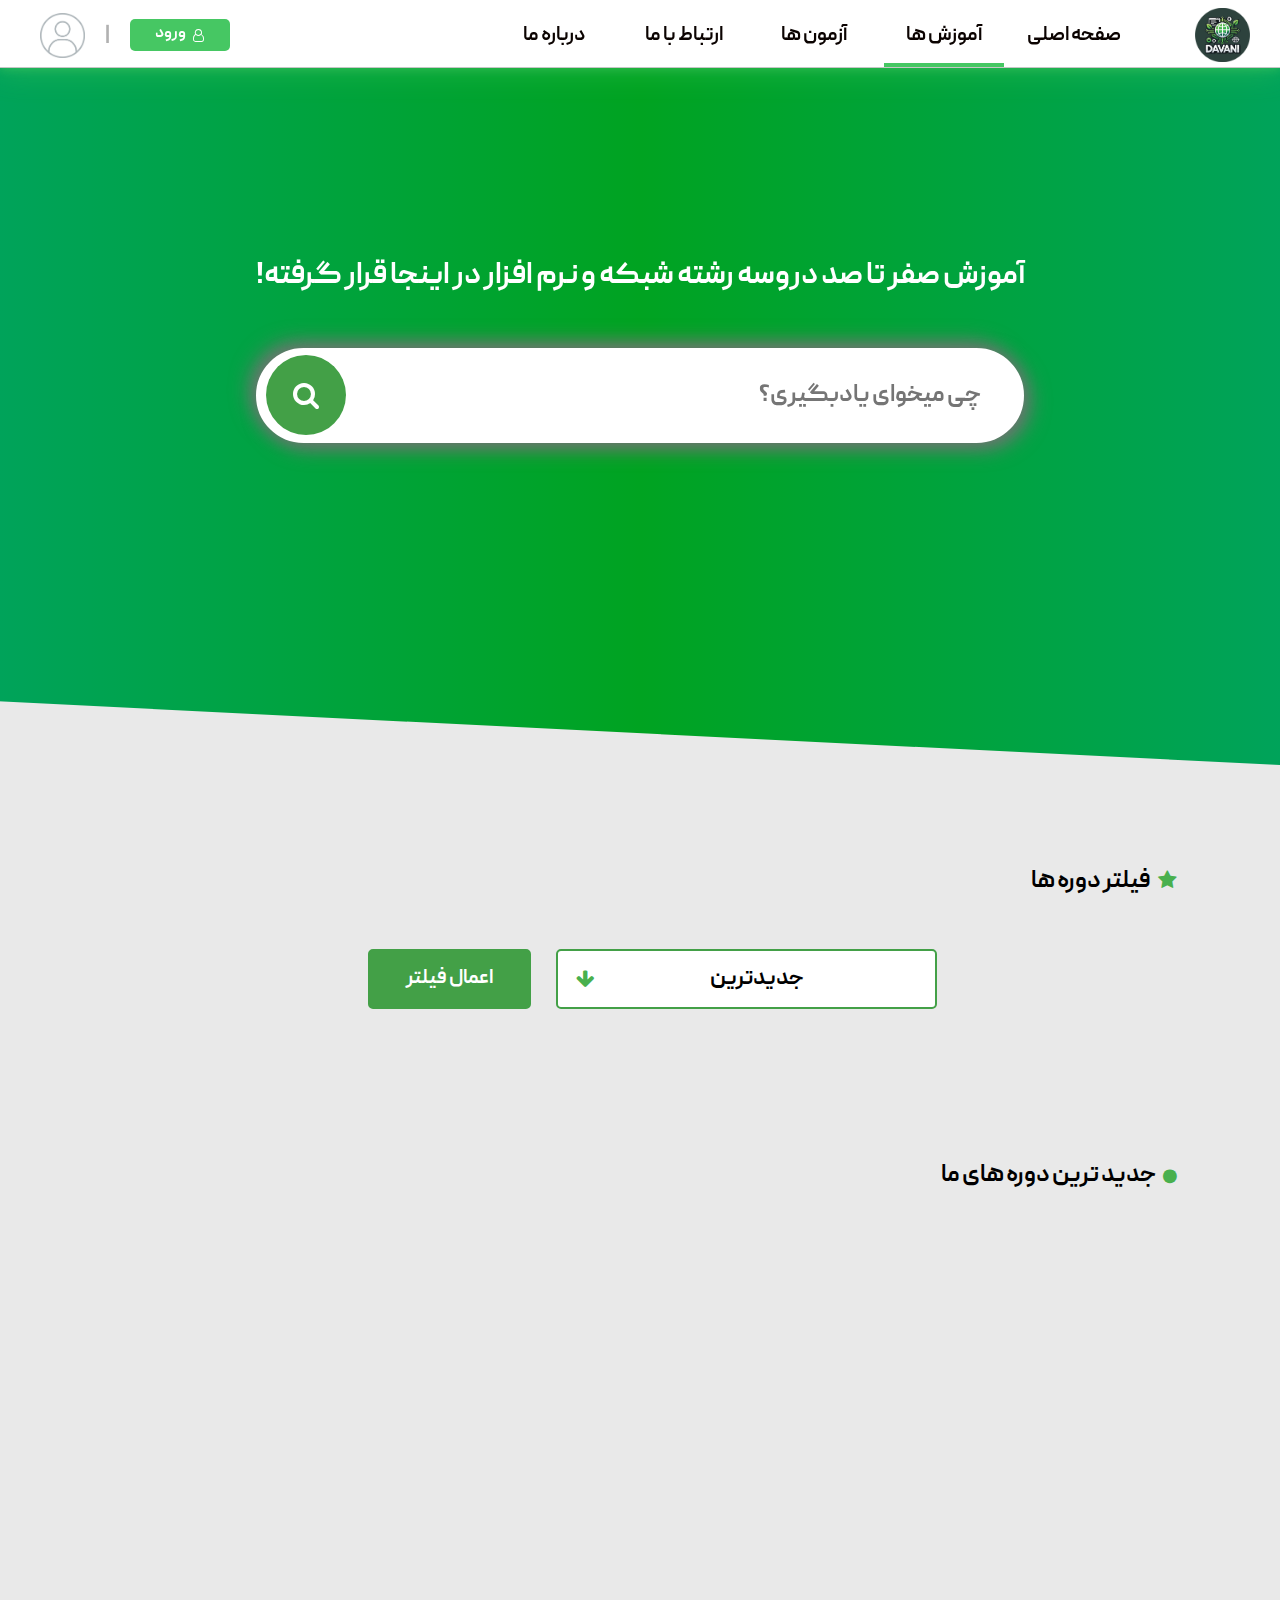
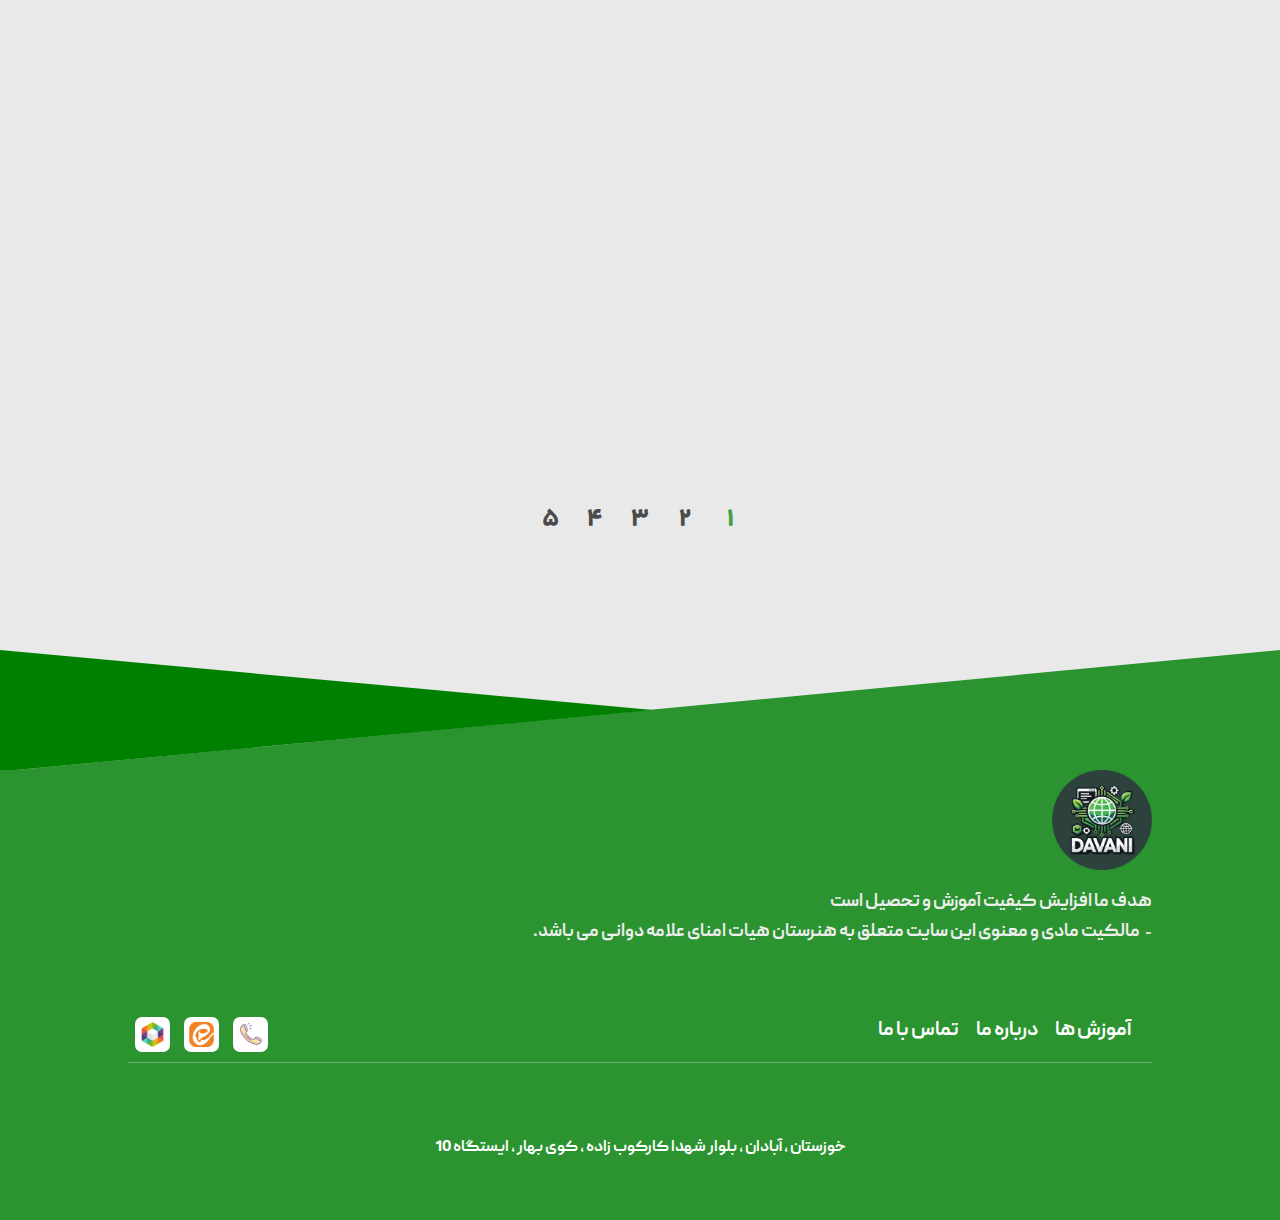
<file: Learn-Page/index.html>
<html lang="en" dir="rtl">

<head>
    <meta charset="UTF-8">
    <!-- محدود کردن زوم با دو انگشت در گوشی -->
    <meta name="viewport"
        content="width=device-width, initial-scale=1.0, maximum-scale=1.0, user-scalable=no, shrink-to-fit=no">
    <title>Davani School - آموزش ها </title>
    <link rel="stylesheet" href="https://cdnjs.cloudflare.com/ajax/libs/font-awesome/4.7.0/css/font-awesome.min.css">
    <link rel="stylesheet" href="../styles/all.css">
    <link rel="stylesheet" href="style.css">
    <link rel="icon" href="../Images/favicon.png">
</head>

<body>

    <!-- header start -->

    <header id="header">
        <div class="header-right">
            <img id="logo" src="../Images/davani.png" alt="Logo">
        </div>
        <div class="header-center">
            <a id="hc_1" class="header-content" href="../Home-Page/index.html">
                <p>صفحه اصلی</p>
            </a>
            <span id="hc_5" class="header-content" href="../Learn-Page/index.html">
                <p>آموزش ها</p>
            </span>
            <a id="hc_2" class="header-content" href="../Exam-Page/index.html">
                <p>آزمون ها</p>
            </a>
            <a id="hc_4" class="header-content" href="../Contact-Page/index.html">
                <p>ارتباط با ما</p>
            </a>
            <a id="hc_3" class="header-content" href="../Info-Page/index.html">
                <p>درباره ما</p>
            </a>
        </div>
        <div class="header-left">
            <a id="login-btn" href="../Login-Page/index.html"><i id="user-icon" class="fa fa-user-o"
                    aria-hidden="true"></i>
                <p id="login-p">ورود</p>
            </a>
            <span id="span-header">|</span>
            <a href="../user-page/index.html">
                <img id="user-profile" src="../Images/user.png" alt="user profile" title="user profile">
            </a>
        </div>
    </header>

    <!-- header end -->

    <!-- scroll-bar start -->

    <div class="scroll-bar"></div>

    <!-- scroll-bar end -->

    <!-- navbar start  -->

    <nav id="nav">
        <a id="hc_1" class="header-content" href="../Home-Page/index.html">
            <p>صفحه اصلی</p>
        </a>
        <span id="hc_5" class="header-content" href="../Learn-Page/index.html">
            <p>آموزش ها</p>
        </span>
        <a id="hc_2" class="header-content" href="../Exam-Page/index.html">
            <p>آزمون ها</p>
        </a>
        <a id="hc_4" class="header-content" href="../Contact-Page/index.html">
            <p>ارتباط با ما</p>
        </a>
        <a id="hc_3" class="header-content" href="../Info-Page/index.html">
            <p>درباره ما</p>
        </a>
    </nav>

    <!-- navbar end -->

    <!-- content start -->
    <div class="clip-path">
        <div class="search-box">
            <div class="inp">
                <input type="text" name="search" id="search" placeholder="چی میخوای یادبگیری؟">
                <button><i class="fa fa-search" aria-hidden="true"></i></button>
            </div>
            <h1>آموزش صفر تا صد دروسه رشته شبکه و نرم افزار در اینجا قرار گرفته!</h1>
        </div>
    </div>
    <div id="title-2">
        <i class="fa fa-star" aria-hidden="true"></i>
        <h2>
            فیلتر دوره ها
        </h2>
    </div>
    <div class="daste">
        <i id="arrow-sel" class="fa fa-arrow-down" aria-hidden="true"></i>
        <select onfocus="sel()" onblur="bul()" name="daste-bandi" id="daste-bandi">
            <option value="0">جدیدترین</option>
            <option value="1">دهم</option>
            <option value="2">یازدهم</option>
            <option value="3">دوازدهم</option>
            <option value="4">فرادرس</option>
        </select>
        <button id="fil-btn" onclick="daste_fill()">اعمال فیلتر</button>
    </div>
    <div id="new-1" class="new">
        <div id="title-1">
            <i class="fa fa-circle" aria-hidden="true"></i>
            <h2>جدید ترین دوره های ما</h2>
        </div>
        <div class="first-row">
            <div class="fr-right">
                <div class="row-box">
                    <div class="rb-top">
                        <a href="">
                            <img class="rb-img" src="../Images/new.png" alt="">
                            <span> 02:21:00</span>
                        </a>
                    </div>
                    <div class="rb-center">
                        <h3>تایتل مربوط به آموزش</h3>
                        <p id="caption">
                            یه سری جزییات مربوط به آموزش
                            یه سری جزییات مربوط به آموزش
                            ......
                        </p>
                        <div class="toman">
                            <div class="toman-right">
                                <span>5.0</span>
                                <i class="fa fa-star" aria-hidden="true"></i>
                            </div>
                            <div class="toman-left">
                                <p>رایگان!</p>
                            </div>
                        </div>
                        <div id="box-line"></div>
                    </div>
                    <div class="rb-bottom">
                        <a href="" class="box-link">
                            <p>مشاهده دوره</p>
                            <i class="fa fa-arrow-left" aria-hidden="true"></i>
                        </a>
                    </div>
                </div>
                <div class="row-box">
                    <div class="rb-top">
                        <a href="">
                            <img class="rb-img" src="../Images/new.png" alt="">
                            <span> 02:21:00</span>
                        </a>
                    </div>
                    <div class="rb-center">
                        <h3>تایتل مربوط به آموزش</h3>
                        <p id="caption">
                            یه سری جزییات مربوط به آموزش
                            یه سری جزییات مربوط به آموزش
                            ......
                        </p>
                        <div class="toman">
                            <div class="toman-right">
                                <span>5.0</span>
                                <i class="fa fa-star" aria-hidden="true"></i>
                            </div>
                            <div class="toman-left">
                                <p>رایگان!</p>
                            </div>
                        </div>
                        <div id="box-line"></div>
                    </div>
                    <div class="rb-bottom">
                        <a href="" class="box-link">
                            <p>مشاهده دوره</p>
                            <i class="fa fa-arrow-left" aria-hidden="true"></i>
                        </a>
                    </div>
                </div>
            </div>
            <div class="fr-left">
                <div class="row-box">
                    <div class="rb-top">
                        <a href="">
                            <img class="rb-img" src="../Images/new.png" alt="">
                            <span> 02:21:00</span>
                        </a>
                    </div>
                    <div class="rb-center">
                        <h3>تایتل مربوط به آموزش</h3>
                        <p id="caption">
                            یه سری جزییات مربوط به آموزش
                            یه سری جزییات مربوط به آموزش
                            ......
                        </p>
                        <div class="toman">
                            <div class="toman-right">
                                <span>5.0</span>
                                <i class="fa fa-star" aria-hidden="true"></i>
                            </div>
                            <div class="toman-left">
                                <p>رایگان!</p>
                            </div>
                        </div>
                        <div id="box-line"></div>
                    </div>
                    <div class="rb-bottom">
                        <a href="" class="box-link">
                            <p>مشاهده دوره</p>
                            <i class="fa fa-arrow-left" aria-hidden="true"></i>
                        </a>
                    </div>
                </div>
                <div class="row-box">
                    <div class="rb-top">
                        <a href="">
                            <img class="rb-img" src="../Images/new.png" alt="">
                            <span> 02:21:00</span>
                        </a>
                    </div>
                    <div class="rb-center">
                        <h3>تایتل مربوط به آموزش</h3>
                        <p id="caption">
                            یه سری جزییات مربوط به آموزش
                            یه سری جزییات مربوط به آموزش
                            ......
                        </p>
                        <div class="toman">
                            <div class="toman-right">
                                <span>5.0</span>
                                <i class="fa fa-star" aria-hidden="true"></i>
                            </div>
                            <div class="toman-left">
                                <p>رایگان!</p>
                            </div>
                        </div>
                        <div id="box-line"></div>
                    </div>
                    <div class="rb-bottom">
                        <a href="" class="box-link">
                            <p>مشاهده دوره</p>
                            <i class="fa fa-arrow-left" aria-hidden="true"></i>
                        </a>
                    </div>
                </div>
            </div>
        </div>
        <div class="last-row">
            <div class="fr-right">
                <div class="row-box">
                    <div class="rb-top">
                        <a href="">
                            <img class="rb-img" src="../Images/new.png" alt="">
                            <span> 02:21:00</span>
                        </a>
                    </div>
                    <div class="rb-center">
                        <h3>تایتل مربوط به آموزش</h3>
                        <p id="caption">
                            یه سری جزییات مربوط به آموزش
                            یه سری جزییات مربوط به آموزش
                            ......
                        </p>
                        <div class="toman">
                            <div class="toman-right">
                                <span>5.0</span>
                                <i class="fa fa-star" aria-hidden="true"></i>
                            </div>
                            <div class="toman-left">
                                <p>رایگان!</p>
                            </div>
                        </div>
                        <div id="box-line"></div>
                    </div>
                    <div class="rb-bottom">
                        <a href="" class="box-link">
                            <p>مشاهده دوره</p>
                            <i class="fa fa-arrow-left" aria-hidden="true"></i>
                        </a>
                    </div>
                </div>
                <div class="row-box">
                    <div class="rb-top">
                        <a href="">
                            <img class="rb-img" src="../Images/new.png" alt="">
                            <span> 02:21:00</span>
                        </a>
                    </div>
                    <div class="rb-center">
                        <h3>تایتل مربوط به آموزش</h3>
                        <p id="caption">
                            یه سری جزییات مربوط به آموزش
                            یه سری جزییات مربوط به آموزش
                            ......
                        </p>
                        <div class="toman">
                            <div class="toman-right">
                                <span>5.0</span>
                                <i class="fa fa-star" aria-hidden="true"></i>
                            </div>
                            <div class="toman-left">
                                <p>رایگان!</p>
                            </div>
                        </div>
                        <div id="box-line"></div>
                    </div>
                    <div class="rb-bottom">
                        <a href="" class="box-link">
                            <p>مشاهده دوره</p>
                            <i class="fa fa-arrow-left" aria-hidden="true"></i>
                        </a>
                    </div>
                </div>
            </div>
            <div class="fr-left">
                <div class="row-box">
                    <div class="rb-top">
                        <a href="">
                            <img class="rb-img" src="../Images/new.png" alt="">
                            <span> 02:21:00</span>
                        </a>
                    </div>
                    <div class="rb-center">
                        <h3>تایتل مربوط به آموزش</h3>
                        <p id="caption">
                            یه سری جزییات مربوط به آموزش
                            یه سری جزییات مربوط به آموزش
                            ......
                        </p>
                        <div class="toman">
                            <div class="toman-right">
                                <span>5.0</span>
                                <i class="fa fa-star" aria-hidden="true"></i>
                            </div>
                            <div class="toman-left">
                                <p>رایگان!</p>
                            </div>
                        </div>
                        <div id="box-line"></div>
                    </div>
                    <div class="rb-bottom">
                        <a href="" class="box-link">
                            <p>مشاهده دوره</p>
                            <i class="fa fa-arrow-left" aria-hidden="true"></i>
                        </a>
                    </div>
                </div>
                <div class="row-box">
                    <div class="rb-top">
                        <a href="">
                            <img class="rb-img" src="../Images/new.png" alt="">
                            <span> 02:21:00</span>
                        </a>
                    </div>
                    <div class="rb-center">
                        <h3>تایتل مربوط به آموزش</h3>
                        <p id="caption">
                            یه سری جزییات مربوط به آموزش
                            یه سری جزییات مربوط به آموزش
                            ......
                        </p>
                        <div class="toman">
                            <div class="toman-right">
                                <span>5.0</span>
                                <i class="fa fa-star" aria-hidden="true"></i>
                            </div>
                            <div class="toman-left">
                                <p>رایگان!</p>
                            </div>
                        </div>
                        <div id="box-line"></div>
                    </div>
                    <div class="rb-bottom">
                        <a href="" class="box-link">
                            <p>مشاهده دوره</p>
                            <i class="fa fa-arrow-left" aria-hidden="true"></i>
                        </a>
                    </div>
                </div>
            </div>
        </div>
    </div>
    <div id="new-2" class="new">
        <div id="title-1">
            <i class="fa fa-circle" aria-hidden="true"></i>
            <h2>جدید ترین دوره های ما</h2>
        </div>
        <div class="first-row">
            <div class="fr-right">
                <div class="row-box">
                    <div class="rb-top">
                        <a href="">
                            <img class="rb-img" src="../Images/new.png" alt="">
                            <span> 02:21:00</span>
                        </a>
                    </div>
                    <div class="rb-center">
                        <h3>تایتل مربوط به آموزش</h3>
                        <p id="caption">
                            یه سری جزییات مربوط به آموزش
                            یه سری جزییات مربوط به آموزش
                            ......
                        </p>
                        <div class="toman">
                            <div class="toman-right">
                                <span>5.0</span>
                                <i class="fa fa-star" aria-hidden="true"></i>
                            </div>
                            <div class="toman-left">
                                <p>رایگان!</p>
                            </div>
                        </div>
                        <div id="box-line"></div>
                    </div>
                    <div class="rb-bottom">
                        <a href="" class="box-link">
                            <p>مشاهده دوره</p>
                            <i class="fa fa-arrow-left" aria-hidden="true"></i>
                        </a>
                    </div>
                </div>
                <div class="row-box">
                    <div class="rb-top">
                        <a href="">
                            <img class="rb-img" src="../Images/new.png" alt="">
                            <span> 02:21:00</span>
                        </a>
                    </div>
                    <div class="rb-center">
                        <h3>تایتل مربوط به آموزش</h3>
                        <p id="caption">
                            یه سری جزییات مربوط به آموزش
                            یه سری جزییات مربوط به آموزش
                            ......
                        </p>
                        <div class="toman">
                            <div class="toman-right">
                                <span>5.0</span>
                                <i class="fa fa-star" aria-hidden="true"></i>
                            </div>
                            <div class="toman-left">
                                <p>رایگان!</p>
                            </div>
                        </div>
                        <div id="box-line"></div>
                    </div>
                    <div class="rb-bottom">
                        <a href="" class="box-link">
                            <p>مشاهده دوره</p>
                            <i class="fa fa-arrow-left" aria-hidden="true"></i>
                        </a>
                    </div>
                </div>
            </div>
            <div class="fr-left">
                <div class="row-box">
                    <div class="rb-top">
                        <a href="">
                            <img class="rb-img" src="../Images/new.png" alt="">
                            <span> 02:21:00</span>
                        </a>
                    </div>
                    <div class="rb-center">
                        <h3>تایتل مربوط به آموزش</h3>
                        <p id="caption">
                            یه سری جزییات مربوط به آموزش
                            یه سری جزییات مربوط به آموزش
                            ......
                        </p>
                        <div class="toman">
                            <div class="toman-right">
                                <span>5.0</span>
                                <i class="fa fa-star" aria-hidden="true"></i>
                            </div>
                            <div class="toman-left">
                                <p>رایگان!</p>
                            </div>
                        </div>
                        <div id="box-line"></div>
                    </div>
                    <div class="rb-bottom">
                        <a href="" class="box-link">
                            <p>مشاهده دوره</p>
                            <i class="fa fa-arrow-left" aria-hidden="true"></i>
                        </a>
                    </div>
                </div>
                <div class="row-box">
                    <div class="rb-top">
                        <a href="">
                            <img class="rb-img" src="../Images/new.png" alt="">
                            <span> 02:21:00</span>
                        </a>
                    </div>
                    <div class="rb-center">
                        <h3>تایتل مربوط به آموزش</h3>
                        <p id="caption">
                            یه سری جزییات مربوط به آموزش
                            یه سری جزییات مربوط به آموزش
                            ......
                        </p>
                        <div class="toman">
                            <div class="toman-right">
                                <span>5.0</span>
                                <i class="fa fa-star" aria-hidden="true"></i>
                            </div>
                            <div class="toman-left">
                                <p>رایگان!</p>
                            </div>
                        </div>
                        <div id="box-line"></div>
                    </div>
                    <div class="rb-bottom">
                        <a href="" class="box-link">
                            <p>مشاهده دوره</p>
                            <i class="fa fa-arrow-left" aria-hidden="true"></i>
                        </a>
                    </div>
                </div>
            </div>
        </div>
        <div class="last-row">
            <div class="fr-right">
                <div class="row-box">
                    <div class="rb-top">
                        <a href="">
                            <img class="rb-img" src="../Images/new.png" alt="">
                            <span> 02:21:00</span>
                        </a>
                    </div>
                    <div class="rb-center">
                        <h3>تایتل مربوط به آموزش</h3>
                        <p id="caption">
                            یه سری جزییات مربوط به آموزش
                            یه سری جزییات مربوط به آموزش
                            ......
                        </p>
                        <div class="toman">
                            <div class="toman-right">
                                <span>5.0</span>
                                <i class="fa fa-star" aria-hidden="true"></i>
                            </div>
                            <div class="toman-left">
                                <p>رایگان!</p>
                            </div>
                        </div>
                        <div id="box-line"></div>
                    </div>
                    <div class="rb-bottom">
                        <a href="" class="box-link">
                            <p>مشاهده دوره</p>
                            <i class="fa fa-arrow-left" aria-hidden="true"></i>
                        </a>
                    </div>
                </div>
                <div class="row-box">
                    <div class="rb-top">
                        <a href="">
                            <img class="rb-img" src="../Images/new.png" alt="">
                            <span> 02:21:00</span>
                        </a>
                    </div>
                    <div class="rb-center">
                        <h3>تایتل مربوط به آموزش</h3>
                        <p id="caption">
                            یه سری جزییات مربوط به آموزش
                            یه سری جزییات مربوط به آموزش
                            ......
                        </p>
                        <div class="toman">
                            <div class="toman-right">
                                <span>5.0</span>
                                <i class="fa fa-star" aria-hidden="true"></i>
                            </div>
                            <div class="toman-left">
                                <p>رایگان!</p>
                            </div>
                        </div>
                        <div id="box-line"></div>
                    </div>
                    <div class="rb-bottom">
                        <a href="" class="box-link">
                            <p>مشاهده دوره</p>
                            <i class="fa fa-arrow-left" aria-hidden="true"></i>
                        </a>
                    </div>
                </div>
            </div>
            <div class="fr-left">
                <div class="row-box">
                    <div class="rb-top">
                        <a href="">
                            <img class="rb-img" src="../Images/new.png" alt="">
                            <span> 02:21:00</span>
                        </a>
                    </div>
                    <div class="rb-center">
                        <h3>تایتل مربوط به آموزش</h3>
                        <p id="caption">
                            یه سری جزییات مربوط به آموزش
                            یه سری جزییات مربوط به آموزش
                            ......
                        </p>
                        <div class="toman">
                            <div class="toman-right">
                                <span>5.0</span>
                                <i class="fa fa-star" aria-hidden="true"></i>
                            </div>
                            <div class="toman-left">
                                <p>رایگان!</p>
                            </div>
                        </div>
                        <div id="box-line"></div>
                    </div>
                    <div class="rb-bottom">
                        <a href="" class="box-link">
                            <p>مشاهده دوره</p>
                            <i class="fa fa-arrow-left" aria-hidden="true"></i>
                        </a>
                    </div>
                </div>
                <div class="row-box">
                    <div class="rb-top">
                        <a href="">
                            <img class="rb-img" src="../Images/new.png" alt="">
                            <span> 02:21:00</span>
                        </a>
                    </div>
                    <div class="rb-center">
                        <h3>تایتل مربوط به آموزش</h3>
                        <p id="caption">
                            یه سری جزییات مربوط به آموزش
                            یه سری جزییات مربوط به آموزش
                            ......
                        </p>
                        <div class="toman">
                            <div class="toman-right">
                                <span>5.0</span>
                                <i class="fa fa-star" aria-hidden="true"></i>
                            </div>
                            <div class="toman-left">
                                <p>رایگان!</p>
                            </div>
                        </div>
                        <div id="box-line"></div>
                    </div>
                    <div class="rb-bottom">
                        <a href="" class="box-link">
                            <p>مشاهده دوره</p>
                            <i class="fa fa-arrow-left" aria-hidden="true"></i>
                        </a>
                    </div>
                </div>
            </div>
        </div>
    </div>
    <div id="new-3" class="new">
        <div id="title-1">
            <i class="fa fa-circle" aria-hidden="true"></i>
            <h2>جدید ترین دوره های ما</h2>
        </div>
        <div class="first-row">
            <div class="fr-right">
                <div class="row-box">
                    <div class="rb-top">
                        <a href="">
                            <img class="rb-img" src="../Images/new.png" alt="">
                            <span> 02:21:00</span>
                        </a>
                    </div>
                    <div class="rb-center">
                        <h3>تایتل مربوط به آموزش</h3>
                        <p id="caption">
                            یه سری جزییات مربوط به آموزش
                            یه سری جزییات مربوط به آموزش
                            ......
                        </p>
                        <div class="toman">
                            <div class="toman-right">
                                <span>5.0</span>
                                <i class="fa fa-star" aria-hidden="true"></i>
                            </div>
                            <div class="toman-left">
                                <p>رایگان!</p>
                            </div>
                        </div>
                        <div id="box-line"></div>
                    </div>
                    <div class="rb-bottom">
                        <a href="" class="box-link">
                            <p>مشاهده دوره</p>
                            <i class="fa fa-arrow-left" aria-hidden="true"></i>
                        </a>
                    </div>
                </div>
                <div class="row-box">
                    <div class="rb-top">
                        <a href="">
                            <img class="rb-img" src="../Images/new.png" alt="">
                            <span> 02:21:00</span>
                        </a>
                    </div>
                    <div class="rb-center">
                        <h3>تایتل مربوط به آموزش</h3>
                        <p id="caption">
                            یه سری جزییات مربوط به آموزش
                            یه سری جزییات مربوط به آموزش
                            ......
                        </p>
                        <div class="toman">
                            <div class="toman-right">
                                <span>5.0</span>
                                <i class="fa fa-star" aria-hidden="true"></i>
                            </div>
                            <div class="toman-left">
                                <p>رایگان!</p>
                            </div>
                        </div>
                        <div id="box-line"></div>
                    </div>
                    <div class="rb-bottom">
                        <a href="" class="box-link">
                            <p>مشاهده دوره</p>
                            <i class="fa fa-arrow-left" aria-hidden="true"></i>
                        </a>
                    </div>
                </div>
            </div>
            <div class="fr-left">
                <div class="row-box">
                    <div class="rb-top">
                        <a href="">
                            <img class="rb-img" src="../Images/new.png" alt="">
                            <span> 02:21:00</span>
                        </a>
                    </div>
                    <div class="rb-center">
                        <h3>تایتل مربوط به آموزش</h3>
                        <p id="caption">
                            یه سری جزییات مربوط به آموزش
                            یه سری جزییات مربوط به آموزش
                            ......
                        </p>
                        <div class="toman">
                            <div class="toman-right">
                                <span>5.0</span>
                                <i class="fa fa-star" aria-hidden="true"></i>
                            </div>
                            <div class="toman-left">
                                <p>رایگان!</p>
                            </div>
                        </div>
                        <div id="box-line"></div>
                    </div>
                    <div class="rb-bottom">
                        <a href="" class="box-link">
                            <p>مشاهده دوره</p>
                            <i class="fa fa-arrow-left" aria-hidden="true"></i>
                        </a>
                    </div>
                </div>
                <div class="row-box">
                    <div class="rb-top">
                        <a href="">
                            <img class="rb-img" src="../Images/new.png" alt="">
                            <span> 02:21:00</span>
                        </a>
                    </div>
                    <div class="rb-center">
                        <h3>تایتل مربوط به آموزش</h3>
                        <p id="caption">
                            یه سری جزییات مربوط به آموزش
                            یه سری جزییات مربوط به آموزش
                            ......
                        </p>
                        <div class="toman">
                            <div class="toman-right">
                                <span>5.0</span>
                                <i class="fa fa-star" aria-hidden="true"></i>
                            </div>
                            <div class="toman-left">
                                <p>رایگان!</p>
                            </div>
                        </div>
                        <div id="box-line"></div>
                    </div>
                    <div class="rb-bottom">
                        <a href="" class="box-link">
                            <p>مشاهده دوره</p>
                            <i class="fa fa-arrow-left" aria-hidden="true"></i>
                        </a>
                    </div>
                </div>
            </div>
        </div>
        <div class="last-row">
            <div class="fr-right">
                <div class="row-box">
                    <div class="rb-top">
                        <a href="">
                            <img class="rb-img" src="../Images/new.png" alt="">
                            <span> 02:21:00</span>
                        </a>
                    </div>
                    <div class="rb-center">
                        <h3>تایتل مربوط به آموزش</h3>
                        <p id="caption">
                            یه سری جزییات مربوط به آموزش
                            یه سری جزییات مربوط به آموزش
                            ......
                        </p>
                        <div class="toman">
                            <div class="toman-right">
                                <span>5.0</span>
                                <i class="fa fa-star" aria-hidden="true"></i>
                            </div>
                            <div class="toman-left">
                                <p>رایگان!</p>
                            </div>
                        </div>
                        <div id="box-line"></div>
                    </div>
                    <div class="rb-bottom">
                        <a href="" class="box-link">
                            <p>مشاهده دوره</p>
                            <i class="fa fa-arrow-left" aria-hidden="true"></i>
                        </a>
                    </div>
                </div>
                <div class="row-box">
                    <div class="rb-top">
                        <a href="">
                            <img class="rb-img" src="../Images/new.png" alt="">
                            <span> 02:21:00</span>
                        </a>
                    </div>
                    <div class="rb-center">
                        <h3>تایتل مربوط به آموزش</h3>
                        <p id="caption">
                            یه سری جزییات مربوط به آموزش
                            یه سری جزییات مربوط به آموزش
                            ......
                        </p>
                        <div class="toman">
                            <div class="toman-right">
                                <span>5.0</span>
                                <i class="fa fa-star" aria-hidden="true"></i>
                            </div>
                            <div class="toman-left">
                                <p>رایگان!</p>
                            </div>
                        </div>
                        <div id="box-line"></div>
                    </div>
                    <div class="rb-bottom">
                        <a href="" class="box-link">
                            <p>مشاهده دوره</p>
                            <i class="fa fa-arrow-left" aria-hidden="true"></i>
                        </a>
                    </div>
                </div>
            </div>
            <div class="fr-left">
                <div class="row-box">
                    <div class="rb-top">
                        <a href="">
                            <img class="rb-img" src="../Images/new.png" alt="">
                            <span> 02:21:00</span>
                        </a>
                    </div>
                    <div class="rb-center">
                        <h3>تایتل مربوط به آموزش</h3>
                        <p id="caption">
                            یه سری جزییات مربوط به آموزش
                            یه سری جزییات مربوط به آموزش
                            ......
                        </p>
                        <div class="toman">
                            <div class="toman-right">
                                <span>5.0</span>
                                <i class="fa fa-star" aria-hidden="true"></i>
                            </div>
                            <div class="toman-left">
                                <p>رایگان!</p>
                            </div>
                        </div>
                        <div id="box-line"></div>
                    </div>
                    <div class="rb-bottom">
                        <a href="" class="box-link">
                            <p>مشاهده دوره</p>
                            <i class="fa fa-arrow-left" aria-hidden="true"></i>
                        </a>
                    </div>
                </div>
                <div class="row-box">
                    <div class="rb-top">
                        <a href="">
                            <img class="rb-img" src="../Images/new.png" alt="">
                            <span> 02:21:00</span>
                        </a>
                    </div>
                    <div class="rb-center">
                        <h3>تایتل مربوط به آموزش</h3>
                        <p id="caption">
                            یه سری جزییات مربوط به آموزش
                            یه سری جزییات مربوط به آموزش
                            ......
                        </p>
                        <div class="toman">
                            <div class="toman-right">
                                <span>5.0</span>
                                <i class="fa fa-star" aria-hidden="true"></i>
                            </div>
                            <div class="toman-left">
                                <p>رایگان!</p>
                            </div>
                        </div>
                        <div id="box-line"></div>
                    </div>
                    <div class="rb-bottom">
                        <a href="" class="box-link">
                            <p>مشاهده دوره</p>
                            <i class="fa fa-arrow-left" aria-hidden="true"></i>
                        </a>
                    </div>
                </div>
            </div>
        </div>
    </div>
    <div id="new-4" class="new">
        <div id="title-1">
            <i class="fa fa-circle" aria-hidden="true"></i>
            <h2>جدید ترین دوره های ما</h2>
        </div>
        <div class="first-row">
            <div class="fr-right">
                <div class="row-box">
                    <div class="rb-top">
                        <a href="">
                            <img class="rb-img" src="../Images/new.png" alt="">
                            <span> 02:21:00</span>
                        </a>
                    </div>
                    <div class="rb-center">
                        <h3>تایتل مربوط به آموزش</h3>
                        <p id="caption">
                            یه سری جزییات مربوط به آموزش
                            یه سری جزییات مربوط به آموزش
                            ......
                        </p>
                        <div class="toman">
                            <div class="toman-right">
                                <span>5.0</span>
                                <i class="fa fa-star" aria-hidden="true"></i>
                            </div>
                            <div class="toman-left">
                                <p>رایگان!</p>
                            </div>
                        </div>
                        <div id="box-line"></div>
                    </div>
                    <div class="rb-bottom">
                        <a href="" class="box-link">
                            <p>مشاهده دوره</p>
                            <i class="fa fa-arrow-left" aria-hidden="true"></i>
                        </a>
                    </div>
                </div>
                <div class="row-box">
                    <div class="rb-top">
                        <a href="">
                            <img class="rb-img" src="../Images/new.png" alt="">
                            <span> 02:21:00</span>
                        </a>
                    </div>
                    <div class="rb-center">
                        <h3>تایتل مربوط به آموزش</h3>
                        <p id="caption">
                            یه سری جزییات مربوط به آموزش
                            یه سری جزییات مربوط به آموزش
                            ......
                        </p>
                        <div class="toman">
                            <div class="toman-right">
                                <span>5.0</span>
                                <i class="fa fa-star" aria-hidden="true"></i>
                            </div>
                            <div class="toman-left">
                                <p>رایگان!</p>
                            </div>
                        </div>
                        <div id="box-line"></div>
                    </div>
                    <div class="rb-bottom">
                        <a href="" class="box-link">
                            <p>مشاهده دوره</p>
                            <i class="fa fa-arrow-left" aria-hidden="true"></i>
                        </a>
                    </div>
                </div>
            </div>
            <div class="fr-left">
                <div class="row-box">
                    <div class="rb-top">
                        <a href="">
                            <img class="rb-img" src="../Images/new.png" alt="">
                            <span> 02:21:00</span>
                        </a>
                    </div>
                    <div class="rb-center">
                        <h3>تایتل مربوط به آموزش</h3>
                        <p id="caption">
                            یه سری جزییات مربوط به آموزش
                            یه سری جزییات مربوط به آموزش
                            ......
                        </p>
                        <div class="toman">
                            <div class="toman-right">
                                <span>5.0</span>
                                <i class="fa fa-star" aria-hidden="true"></i>
                            </div>
                            <div class="toman-left">
                                <p>رایگان!</p>
                            </div>
                        </div>
                        <div id="box-line"></div>
                    </div>
                    <div class="rb-bottom">
                        <a href="" class="box-link">
                            <p>مشاهده دوره</p>
                            <i class="fa fa-arrow-left" aria-hidden="true"></i>
                        </a>
                    </div>
                </div>
                <div class="row-box">
                    <div class="rb-top">
                        <a href="">
                            <img class="rb-img" src="../Images/new.png" alt="">
                            <span> 02:21:00</span>
                        </a>
                    </div>
                    <div class="rb-center">
                        <h3>تایتل مربوط به آموزش</h3>
                        <p id="caption">
                            یه سری جزییات مربوط به آموزش
                            یه سری جزییات مربوط به آموزش
                            ......
                        </p>
                        <div class="toman">
                            <div class="toman-right">
                                <span>5.0</span>
                                <i class="fa fa-star" aria-hidden="true"></i>
                            </div>
                            <div class="toman-left">
                                <p>رایگان!</p>
                            </div>
                        </div>
                        <div id="box-line"></div>
                    </div>
                    <div class="rb-bottom">
                        <a href="" class="box-link">
                            <p>مشاهده دوره</p>
                            <i class="fa fa-arrow-left" aria-hidden="true"></i>
                        </a>
                    </div>
                </div>
            </div>
        </div>
        <div class="last-row">
            <div class="fr-right">
                <div class="row-box">
                    <div class="rb-top">
                        <a href="">
                            <img class="rb-img" src="../Images/new.png" alt="">
                            <span> 02:21:00</span>
                        </a>
                    </div>
                    <div class="rb-center">
                        <h3>تایتل مربوط به آموزش</h3>
                        <p id="caption">
                            یه سری جزییات مربوط به آموزش
                            یه سری جزییات مربوط به آموزش
                            ......
                        </p>
                        <div class="toman">
                            <div class="toman-right">
                                <span>5.0</span>
                                <i class="fa fa-star" aria-hidden="true"></i>
                            </div>
                            <div class="toman-left">
                                <p>رایگان!</p>
                            </div>
                        </div>
                        <div id="box-line"></div>
                    </div>
                    <div class="rb-bottom">
                        <a href="" class="box-link">
                            <p>مشاهده دوره</p>
                            <i class="fa fa-arrow-left" aria-hidden="true"></i>
                        </a>
                    </div>
                </div>
                <div class="row-box">
                    <div class="rb-top">
                        <a href="">
                            <img class="rb-img" src="../Images/new.png" alt="">
                            <span> 02:21:00</span>
                        </a>
                    </div>
                    <div class="rb-center">
                        <h3>تایتل مربوط به آموزش</h3>
                        <p id="caption">
                            یه سری جزییات مربوط به آموزش
                            یه سری جزییات مربوط به آموزش
                            ......
                        </p>
                        <div class="toman">
                            <div class="toman-right">
                                <span>5.0</span>
                                <i class="fa fa-star" aria-hidden="true"></i>
                            </div>
                            <div class="toman-left">
                                <p>رایگان!</p>
                            </div>
                        </div>
                        <div id="box-line"></div>
                    </div>
                    <div class="rb-bottom">
                        <a href="" class="box-link">
                            <p>مشاهده دوره</p>
                            <i class="fa fa-arrow-left" aria-hidden="true"></i>
                        </a>
                    </div>
                </div>
            </div>
            <div class="fr-left">
                <div class="row-box">
                    <div class="rb-top">
                        <a href="">
                            <img class="rb-img" src="../Images/new.png" alt="">
                            <span> 02:21:00</span>
                        </a>
                    </div>
                    <div class="rb-center">
                        <h3>تایتل مربوط به آموزش</h3>
                        <p id="caption">
                            یه سری جزییات مربوط به آموزش
                            یه سری جزییات مربوط به آموزش
                            ......
                        </p>
                        <div class="toman">
                            <div class="toman-right">
                                <span>5.0</span>
                                <i class="fa fa-star" aria-hidden="true"></i>
                            </div>
                            <div class="toman-left">
                                <p>رایگان!</p>
                            </div>
                        </div>
                        <div id="box-line"></div>
                    </div>
                    <div class="rb-bottom">
                        <a href="" class="box-link">
                            <p>مشاهده دوره</p>
                            <i class="fa fa-arrow-left" aria-hidden="true"></i>
                        </a>
                    </div>
                </div>
                <div class="row-box">
                    <div class="rb-top">
                        <a href="">
                            <img class="rb-img" src="../Images/new.png" alt="">
                            <span> 02:21:00</span>
                        </a>
                    </div>
                    <div class="rb-center">
                        <h3>تایتل مربوط به آموزش</h3>
                        <p id="caption">
                            یه سری جزییات مربوط به آموزش
                            یه سری جزییات مربوط به آموزش
                            ......
                        </p>
                        <div class="toman">
                            <div class="toman-right">
                                <span>5.0</span>
                                <i class="fa fa-star" aria-hidden="true"></i>
                            </div>
                            <div class="toman-left">
                                <p>رایگان!</p>
                            </div>
                        </div>
                        <div id="box-line"></div>
                    </div>
                    <div class="rb-bottom">
                        <a href="" class="box-link">
                            <p>مشاهده دوره</p>
                            <i class="fa fa-arrow-left" aria-hidden="true"></i>
                        </a>
                    </div>
                </div>
            </div>
        </div>
    </div>
    <div id="new-5" class="new">
        <div id="title-1">
            <i class="fa fa-circle" aria-hidden="true"></i>
            <h2>جدید ترین دوره های ما</h2>
        </div>
        <div class="first-row">
            <div id="nfr-rl" class="fr-right">
                <div id="n5-rb" class="row-box">
                    <div class="rb-top">
                        <a href="">
                            <img class="rb-img" src="../Images/new.png" alt="">
                            <span> 02:21:00</span>
                        </a>
                    </div>
                    <div class="rb-center">
                        <h3>تایتل مربوط به آموزش</h3>
                        <p id="caption">
                            یه سری جزییات مربوط به آموزش
                            یه سری جزییات مربوط به آموزش
                            ......
                        </p>
                        <div class="toman">
                            <div class="toman-right">
                                <span>5.0</span>
                                <i class="fa fa-star" aria-hidden="true"></i>
                            </div>
                            <div class="toman-left">
                                <p>رایگان!</p>
                            </div>
                        </div>
                        <div id="box-line"></div>
                    </div>
                    <div class="rb-bottom">
                        <a href="" class="box-link">
                            <p>مشاهده دوره</p>
                            <i class="fa fa-arrow-left" aria-hidden="true"></i>
                        </a>
                    </div>
                </div>
                <div id="n5-rb" class="row-box">
                    <div class="rb-top">
                        <a href="">
                            <img class="rb-img" src="../Images/new.png" alt="">
                            <span> 02:21:00</span>
                        </a>
                    </div>
                    <div class="rb-center">
                        <h3>تایتل مربوط به آموزش</h3>
                        <p id="caption">
                            یه سری جزییات مربوط به آموزش
                            یه سری جزییات مربوط به آموزش
                            ......
                        </p>
                        <div class="toman">
                            <div class="toman-right">
                                <span>5.0</span>
                                <i class="fa fa-star" aria-hidden="true"></i>
                            </div>
                            <div class="toman-left">
                                <p>رایگان!</p>
                            </div>
                        </div>
                        <div id="box-line"></div>
                    </div>
                    <div class="rb-bottom">
                        <a href="" class="box-link">
                            <p>مشاهده دوره</p>
                            <i class="fa fa-arrow-left" aria-hidden="true"></i>
                        </a>
                    </div>
                </div>
            </div>
            <div id="nfr-ll" class="fr-left">
                <div id="n5-rb-l" class="row-box">
                    <div class="rb-top">
                        <a href="">
                            <img class="rb-img" src="../Images/new.png" alt="">
                            <span> 02:21:00</span>
                        </a>
                    </div>
                    <div class="rb-center">
                        <h3>تایتل مربوط به آموزش</h3>
                        <p id="caption">
                            یه سری جزییات مربوط به آموزش
                            یه سری جزییات مربوط به آموزش
                            ......
                        </p>
                        <div class="toman">
                            <div class="toman-right">
                                <span>5.0</span>
                                <i class="fa fa-star" aria-hidden="true"></i>
                            </div>
                            <div class="toman-left">
                                <p>رایگان!</p>
                            </div>
                        </div>
                        <div id="box-line"></div>
                    </div>
                    <div class="rb-bottom">
                        <a href="" class="box-link">
                            <p>مشاهده دوره</p>
                            <i class="fa fa-arrow-left" aria-hidden="true"></i>
                        </a>
                    </div>
                </div>
            </div>
        </div>
    </div>
    <div id="dahom-1" class="dah">
        <div id="title-1">
            <i class="fa fa-circle" aria-hidden="true"></i>
            <h2>دوره های مربوط به دهم</h2>
        </div>
        <div class="first-row">
            <div class="fr-right">
                <div class="row-box">
                    <div class="rb-top">
                        <a href="">
                            <img class="rb-img" src="../Images/10.png" alt="">
                            <span> 02:21:00</span>
                        </a>
                    </div>
                    <div class="rb-center">
                        <h3>پودمان یک نصب راه اندازی دهم</h3>
                        <p id="caption">
                            یه سری جزییات مربوط به آموزش
                            یه سری جزییات مربوط به آموزش
                            ......
                        </p>
                        <div class="toman">
                            <div class="toman-right">
                                <span>5.0</span>
                                <i class="fa fa-star" aria-hidden="true"></i>
                            </div>
                            <div class="toman-left">
                                <p>رایگان!</p>
                            </div>
                        </div>
                        <div id="box-line"></div>
                    </div>
                    <div class="rb-bottom">
                        <a href="" class="box-link">
                            <p>مشاهده دوره</p>
                            <i class="fa fa-arrow-left" aria-hidden="true"></i>
                        </a>
                    </div>
                </div>
                <div class="row-box">
                    <div class="rb-top">
                        <a href="">
                            <img class="rb-img" src="../Images/10.png" alt="">
                            <span> 02:21:00</span>
                        </a>
                    </div>
                    <div class="rb-center">
                        <h3>پودمان دو نصب راه اندازی دهم</h3>
                        <p id="caption">
                            یه سری جزییات مربوط به آموزش
                            یه سری جزییات مربوط به آموزش
                            ......
                        </p>
                        <div class="toman">
                            <div class="toman-right">
                                <span>5.0</span>
                                <i class="fa fa-star" aria-hidden="true"></i>
                            </div>
                            <div class="toman-left">
                                <p>رایگان!</p>
                            </div>
                        </div>
                        <div id="box-line"></div>
                    </div>
                    <div class="rb-bottom">
                        <a href="" class="box-link">
                            <p>مشاهده دوره</p>
                            <i class="fa fa-arrow-left" aria-hidden="true"></i>
                        </a>
                    </div>
                </div>
            </div>
            <div class="fr-left">
                <div class="row-box">
                    <div class="rb-top">
                        <a href="">
                            <img class="rb-img" src="../Images/10.png" alt="">
                            <span> 02:21:00</span>
                        </a>
                    </div>
                    <div class="rb-center">
                        <h3>پودمان سه نصب راه اندازی دهم</h3>
                        <p id="caption">
                            یه سری جزییات مربوط به آموزش
                            یه سری جزییات مربوط به آموزش
                            ......
                        </p>
                        <div class="toman">
                            <div class="toman-right">
                                <span>5.0</span>
                                <i class="fa fa-star" aria-hidden="true"></i>
                            </div>
                            <div class="toman-left">
                                <p>رایگان!</p>
                            </div>
                        </div>
                        <div id="box-line"></div>
                    </div>
                    <div class="rb-bottom">
                        <a href="" class="box-link">
                            <p>مشاهده دوره</p>
                            <i class="fa fa-arrow-left" aria-hidden="true"></i>
                        </a>
                    </div>
                </div>
                <div class="row-box">
                    <div class="rb-top">
                        <a href="">
                            <img class="rb-img" src="../Images/10.png" alt="">
                            <span> 02:21:00</span>
                        </a>
                    </div>
                    <div class="rb-center">
                        <h3>پودمان چهار نصب راه اندازی دهم</h3>
                        <p id="caption">
                            یه سری جزییات مربوط به آموزش
                            یه سری جزییات مربوط به آموزش
                            ......
                        </p>
                        <div class="toman">
                            <div class="toman-right">
                                <span>5.0</span>
                                <i class="fa fa-star" aria-hidden="true"></i>
                            </div>
                            <div class="toman-left">
                                <p>رایگان!</p>
                            </div>
                        </div>
                        <div id="box-line"></div>
                    </div>
                    <div class="rb-bottom">
                        <a href="" class="box-link">
                            <p>مشاهده دوره</p>
                            <i class="fa fa-arrow-left" aria-hidden="true"></i>
                        </a>
                    </div>
                </div>
            </div>
        </div>
        <div class="last-row">
            <div class="fr-right">
                <div class="row-box">
                    <div class="rb-top">
                        <a href="">
                            <img class="rb-img" src="../Images/10.png" alt="">
                            <span> 02:21:00</span>
                        </a>
                    </div>
                    <div class="rb-center">
                        <h3>پودمان پنج نصب راه اندازی دهم</h3>
                        <p id="caption">
                            یه سری جزییات مربوط به آموزش
                            یه سری جزییات مربوط به آموزش
                            ......
                        </p>
                        <div class="toman">
                            <div class="toman-right">
                                <span>5.0</span>
                                <i class="fa fa-star" aria-hidden="true"></i>
                            </div>
                            <div class="toman-left">
                                <p>رایگان!</p>
                            </div>
                        </div>
                        <div id="box-line"></div>
                    </div>
                    <div class="rb-bottom">
                        <a href="" class="box-link">
                            <p>مشاهده دوره</p>
                            <i class="fa fa-arrow-left" aria-hidden="true"></i>
                        </a>
                    </div>
                </div>
                <div class="row-box">
                    <div class="rb-top">
                        <a href="">
                            <img class="rb-img" src="../Images/10.png" alt="">
                            <span> 02:21:00</span>
                        </a>
                    </div>
                    <div class="rb-center">
                        <h3>پودمان یک تولید محتوا دهم</h3>
                        <p id="caption">
                            یه سری جزییات مربوط به آموزش
                            یه سری جزییات مربوط به آموزش
                            ......
                        </p>
                        <div class="toman">
                            <div class="toman-right">
                                <span>5.0</span>
                                <i class="fa fa-star" aria-hidden="true"></i>
                            </div>
                            <div class="toman-left">
                                <p>رایگان!</p>
                            </div>
                        </div>
                        <div id="box-line"></div>
                    </div>
                    <div class="rb-bottom">
                        <a href="" class="box-link">
                            <p>مشاهده دوره</p>
                            <i class="fa fa-arrow-left" aria-hidden="true"></i>
                        </a>
                    </div>
                </div>
            </div>
            <div class="fr-left">
                <div class="row-box">
                    <div class="rb-top">
                        <a href="">
                            <img class="rb-img" src="../Images/10.png" alt="">
                            <span> 02:21:00</span>
                        </a>
                    </div>
                    <div class="rb-center">
                        <h3>پودمان دو تولید محتوا دهم</h3>
                        <p id="caption">
                            یه سری جزییات مربوط به آموزش
                            یه سری جزییات مربوط به آموزش
                            ......
                        </p>
                        <div class="toman">
                            <div class="toman-right">
                                <span>5.0</span>
                                <i class="fa fa-star" aria-hidden="true"></i>
                            </div>
                            <div class="toman-left">
                                <p>رایگان!</p>
                            </div>
                        </div>
                        <div id="box-line"></div>
                    </div>
                    <div class="rb-bottom">
                        <a href="" class="box-link">
                            <p>مشاهده دوره</p>
                            <i class="fa fa-arrow-left" aria-hidden="true"></i>
                        </a>
                    </div>
                </div>
                <div class="row-box">
                    <div class="rb-top">
                        <a href="">
                            <img class="rb-img" src="../Images/10.png" alt="">
                            <span> 02:21:00</span>
                        </a>
                    </div>
                    <div class="rb-center">
                        <h3>پودمان سه تولید محتوا دهم</h3>
                        <p id="caption">
                            یه سری جزییات مربوط به آموزش
                            یه سری جزییات مربوط به آموزش
                            ......
                        </p>
                        <div class="toman">
                            <div class="toman-right">
                                <span>5.0</span>
                                <i class="fa fa-star" aria-hidden="true"></i>
                            </div>
                            <div class="toman-left">
                                <p>رایگان!</p>
                            </div>
                        </div>
                        <div id="box-line"></div>
                    </div>
                    <div class="rb-bottom">
                        <a href="" class="box-link">
                            <p>مشاهده دوره</p>
                            <i class="fa fa-arrow-left" aria-hidden="true"></i>
                        </a>
                    </div>
                </div>
            </div>
        </div>
    </div>
    <div id="dahom-2" class="dah">
        <div id="title-1">
            <i class="fa fa-circle" aria-hidden="true"></i>
            <h2>دوره های مربوط به دهم</h2>
        </div>
        <div class="first-row">
            <div class="fr-right">
                <div class="row-box">
                    <div class="rb-top">
                        <a href="">
                            <img class="rb-img" src="../Images/10.png" alt="">
                            <span> 02:21:00</span>
                        </a>
                    </div>
                    <div class="rb-center">
                        <h3>پودمان چهار نصب راه اندازی دهم</h3>
                        <p id="caption">
                            یه سری جزییات مربوط به آموزش
                            یه سری جزییات مربوط به آموزش
                            ......
                        </p>
                        <div class="toman">
                            <div class="toman-right">
                                <span>5.0</span>
                                <i class="fa fa-star" aria-hidden="true"></i>
                            </div>
                            <div class="toman-left">
                                <p>رایگان!</p>
                            </div>
                        </div>
                        <div id="box-line"></div>
                    </div>
                    <div class="rb-bottom">
                        <a href="" class="box-link">
                            <p>مشاهده دوره</p>
                            <i class="fa fa-arrow-left" aria-hidden="true"></i>
                        </a>
                    </div>
                </div>
                <div class="row-box">
                    <div class="rb-top">
                        <a href="">
                            <img class="rb-img" src="../Images/10.png" alt="">
                            <span> 02:21:00</span>
                        </a>
                    </div>
                    <div class="rb-center">
                        <h3>پودمان پنج نصب راه اندازی دهم</h3>
                        <p id="caption">
                            یه سری جزییات مربوط به آموزش
                            یه سری جزییات مربوط به آموزش
                            ......
                        </p>
                        <div class="toman">
                            <div class="toman-right">
                                <span>5.0</span>
                                <i class="fa fa-star" aria-hidden="true"></i>
                            </div>
                            <div class="toman-left">
                                <p>رایگان!</p>
                            </div>
                        </div>
                        <div id="box-line"></div>
                    </div>
                    <div class="rb-bottom">
                        <a href="" class="box-link">
                            <p>مشاهده دوره</p>
                            <i class="fa fa-arrow-left" aria-hidden="true"></i>
                        </a>
                    </div>
                </div>
            </div>
            <div class="fr-left">
            </div>
        </div>
        <div class="last-row">
        </div>
    </div>

    <div id="yazdah-1" class="yazdah">
        <div id="title-1">
            <i class="fa fa-circle" aria-hidden="true"></i>
            <h2>دوره های مربوط به یازدهم</h2>
        </div>
        <div class="first-row">
            <div class="fr-right">
                <div class="row-box">
                    <div class="rb-top">
                        <a href="">
                            <img class="rb-img" src="../Images/11.png" alt="">
                            <span> 02:21:00</span>
                        </a>
                    </div>
                    <div class="rb-center">
                        <h3>پودمان یک توسعه یازدهم</h3>
                        <p id="caption">
                            یه سری جزییات مربوط به آموزش
                            یه سری جزییات مربوط به آموزش
                            ......
                        </p>
                        <div class="toman">
                            <div class="toman-right">
                                <span>5.0</span>
                                <i class="fa fa-star" aria-hidden="true"></i>
                            </div>
                            <div class="toman-left">
                                <p>رایگان!</p>
                            </div>
                        </div>
                        <div id="box-line"></div>
                    </div>
                    <div class="rb-bottom">
                        <a href="" class="box-link">
                            <p>مشاهده دوره</p>
                            <i class="fa fa-arrow-left" aria-hidden="true"></i>
                        </a>
                    </div>
                </div>
                <div class="row-box">
                    <div class="rb-top">
                        <a href="">
                            <img class="rb-img" src="../Images/11.png" alt="">
                            <span> 02:21:00</span>
                        </a>
                    </div>
                    <div class="rb-center">
                        <h3>پودمان دو توسعه یازدهم</h3>
                        <p id="caption">
                            یه سری جزییات مربوط به آموزش
                            یه سری جزییات مربوط به آموزش
                            ......
                        </p>
                        <div class="toman">
                            <div class="toman-right">
                                <span>5.0</span>
                                <i class="fa fa-star" aria-hidden="true"></i>
                            </div>
                            <div class="toman-left">
                                <p>رایگان!</p>
                            </div>
                        </div>
                        <div id="box-line"></div>
                    </div>
                    <div class="rb-bottom">
                        <a href="" class="box-link">
                            <p>مشاهده دوره</p>
                            <i class="fa fa-arrow-left" aria-hidden="true"></i>
                        </a>
                    </div>
                </div>
            </div>
            <div class="fr-left">
                <div class="row-box">
                    <div class="rb-top">
                        <a href="">
                            <img class="rb-img" src="../Images/11.png" alt="">
                            <span> 02:21:00</span>
                        </a>
                    </div>
                    <div class="rb-center">
                        <h3>پودمان سه توسعه یازدهم</h3>
                        <p id="caption">
                            یه سری جزییات مربوط به آموزش
                            یه سری جزییات مربوط به آموزش
                            ......
                        </p>
                        <div class="toman">
                            <div class="toman-right">
                                <span>5.0</span>
                                <i class="fa fa-star" aria-hidden="true"></i>
                            </div>
                            <div class="toman-left">
                                <p>رایگان!</p>
                            </div>
                        </div>
                        <div id="box-line"></div>
                    </div>
                    <div class="rb-bottom">
                        <a href="" class="box-link">
                            <p>مشاهده دوره</p>
                            <i class="fa fa-arrow-left" aria-hidden="true"></i>
                        </a>
                    </div>
                </div>
                <div class="row-box">
                    <div class="rb-top">
                        <a href="">
                            <img class="rb-img" src="../Images/11.png" alt="">
                            <span> 02:21:00</span>
                        </a>
                    </div>
                    <div class="rb-center">
                        <h3>پودمان چهار توسعه یازدهم</h3>
                        <p id="caption">
                            یه سری جزییات مربوط به آموزش
                            یه سری جزییات مربوط به آموزش
                            ......
                        </p>
                        <div class="toman">
                            <div class="toman-right">
                                <span>5.0</span>
                                <i class="fa fa-star" aria-hidden="true"></i>
                            </div>
                            <div class="toman-left">
                                <p>رایگان!</p>
                            </div>
                        </div>
                        <div id="box-line"></div>
                    </div>
                    <div class="rb-bottom">
                        <a href="" class="box-link">
                            <p>مشاهده دوره</p>
                            <i class="fa fa-arrow-left" aria-hidden="true"></i>
                        </a>
                    </div>
                </div>
            </div>
        </div>
        <div class="last-row">
            <div class="fr-right">
                <div class="row-box">
                    <div class="rb-top">
                        <a href="">
                            <img class="rb-img" src="../Images/11.png" alt="">
                            <span> 02:21:00</span>
                        </a>
                    </div>
                    <div class="rb-center">
                        <h3>پودمان پنج توسعه یازدهم</h3>
                        <p id="caption">
                            یه سری جزییات مربوط به آموزش
                            یه سری جزییات مربوط به آموزش
                            ......
                        </p>
                        <div class="toman">
                            <div class="toman-right">
                                <span>5.0</span>
                                <i class="fa fa-star" aria-hidden="true"></i>
                            </div>
                            <div class="toman-left">
                                <p>رایگان!</p>
                            </div>
                        </div>
                        <div id="box-line"></div>
                    </div>
                    <div class="rb-bottom">
                        <a href="" class="box-link">
                            <p>مشاهده دوره</p>
                            <i class="fa fa-arrow-left" aria-hidden="true"></i>
                        </a>
                    </div>
                </div>
                <div class="row-box">
                    <div class="rb-top">
                        <a href="">
                            <img class="rb-img" src="../Images/11.png" alt="">
                            <span> 02:21:00</span>
                        </a>
                    </div>
                    <div class="rb-center">
                        <h3>پودمان یک پیاده سازی یازدهم</h3>
                        <p id="caption">
                            یه سری جزییات مربوط به آموزش
                            یه سری جزییات مربوط به آموزش
                            ......
                        </p>
                        <div class="toman">
                            <div class="toman-right">
                                <span>5.0</span>
                                <i class="fa fa-star" aria-hidden="true"></i>
                            </div>
                            <div class="toman-left">
                                <p>رایگان!</p>
                            </div>
                        </div>
                        <div id="box-line"></div>
                    </div>
                    <div class="rb-bottom">
                        <a href="" class="box-link">
                            <p>مشاهده دوره</p>
                            <i class="fa fa-arrow-left" aria-hidden="true"></i>
                        </a>
                    </div>
                </div>
            </div>
            <div class="fr-left">
                <div class="row-box">
                    <div class="rb-top">
                        <a href="">
                            <img class="rb-img" src="../Images/11.png" alt="">
                            <span> 02:21:00</span>
                        </a>
                    </div>
                    <div class="rb-center">
                        <h3>پودمان دو پیاده سازی یازدهم</h3>
                        <p id="caption">
                            یه سری جزییات مربوط به آموزش
                            یه سری جزییات مربوط به آموزش
                            ......
                        </p>
                        <div class="toman">
                            <div class="toman-right">
                                <span>5.0</span>
                                <i class="fa fa-star" aria-hidden="true"></i>
                            </div>
                            <div class="toman-left">
                                <p>رایگان!</p>
                            </div>
                        </div>
                        <div id="box-line"></div>
                    </div>
                    <div class="rb-bottom">
                        <a href="" class="box-link">
                            <p>مشاهده دوره</p>
                            <i class="fa fa-arrow-left" aria-hidden="true"></i>
                        </a>
                    </div>
                </div>
                <div class="row-box">
                    <div class="rb-top">
                        <a href="">
                            <img class="rb-img" src="../Images/11.png" alt="">
                            <span> 02:21:00</span>
                        </a>
                    </div>
                    <div class="rb-center">
                        <h3>پودمان سه پیاده سازی یازدهم</h3>
                        <p id="caption">
                            یه سری جزییات مربوط به آموزش
                            یه سری جزییات مربوط به آموزش
                            ......
                        </p>
                        <div class="toman">
                            <div class="toman-right">
                                <span>5.0</span>
                                <i class="fa fa-star" aria-hidden="true"></i>
                            </div>
                            <div class="toman-left">
                                <p>رایگان!</p>
                            </div>
                        </div>
                        <div id="box-line"></div>
                    </div>
                    <div class="rb-bottom">
                        <a href="" class="box-link">
                            <p>مشاهده دوره</p>
                            <i class="fa fa-arrow-left" aria-hidden="true"></i>
                        </a>
                    </div>
                </div>
            </div>
        </div>
    </div>
    <div id="yazdah-2" class="yazdah">
        <div id="title-1">
            <i class="fa fa-circle" aria-hidden="true"></i>
            <h2>دوره های مربوط به یازدهم</h2>
        </div>
        <div class="first-row">
            <div class="fr-right">
                <div class="row-box">
                    <div class="rb-top">
                        <a href="">
                            <img class="rb-img" src="../Images/11.png" alt="">
                            <span> 02:21:00</span>
                        </a>
                    </div>
                    <div class="rb-center">
                        <h3>پودمان چهار پیاده سازی یازدهم</h3>
                        <p id="caption">
                            یه سری جزییات مربوط به آموزش
                            یه سری جزییات مربوط به آموزش
                            ......
                        </p>
                        <div class="toman">
                            <div class="toman-right">
                                <span>5.0</span>
                                <i class="fa fa-star" aria-hidden="true"></i>
                            </div>
                            <div class="toman-left">
                                <p>رایگان!</p>
                            </div>
                        </div>
                        <div id="box-line"></div>
                    </div>
                    <div class="rb-bottom">
                        <a href="" class="box-link">
                            <p>مشاهده دوره</p>
                            <i class="fa fa-arrow-left" aria-hidden="true"></i>
                        </a>
                    </div>
                </div>
                <div class="row-box">
                    <div class="rb-top">
                        <a href="">
                            <img class="rb-img" src="../Images/11.png" alt="">
                            <span> 02:21:00</span>
                        </a>
                    </div>
                    <div class="rb-center">
                        <h3>پودمان پنج پیاده سازی یازدهم</h3>
                        <p id="caption">
                            یه سری جزییات مربوط به آموزش
                            یه سری جزییات مربوط به آموزش
                            ......
                        </p>
                        <div class="toman">
                            <div class="toman-right">
                                <span>5.0</span>
                                <i class="fa fa-star" aria-hidden="true"></i>
                            </div>
                            <div class="toman-left">
                                <p>رایگان!</p>
                            </div>
                        </div>
                        <div id="box-line"></div>
                    </div>
                    <div class="rb-bottom">
                        <a href="" class="box-link">
                            <p>مشاهده دوره</p>
                            <i class="fa fa-arrow-left" aria-hidden="true"></i>
                        </a>
                    </div>
                </div>
            </div>
            <div class="fr-left">
            </div>
        </div>
        <div class="last-row">
        </div>
    </div>

    <div id="davazdah-1" class="davazdah">
        <div id="title-1">
            <i class="fa fa-circle" aria-hidden="true"></i>
            <h2>دوره های مربوط به دوازدهم</h2>
        </div>
        <div class="first-row">
            <div class="fr-right">
                <div class="row-box">
                    <div class="rb-top">
                        <a href="">
                            <img class="rb-img" src="../Images/12.png" alt="">
                            <span> 02:21:00</span>
                        </a>
                    </div>
                    <div class="rb-center">
                        <h3>پودمان یک نصب و نگه داری دوازدهم</h3>
                        <p id="caption">
                            یه سری جزییات مربوط به آموزش
                            یه سری جزییات مربوط به آموزش
                            ......
                        </p>
                        <div class="toman">
                            <div class="toman-right">
                                <span>5.0</span>
                                <i class="fa fa-star" aria-hidden="true"></i>
                            </div>
                            <div class="toman-left">
                                <p>رایگان!</p>
                            </div>
                        </div>
                        <div id="box-line"></div>
                    </div>
                    <div class="rb-bottom">
                        <a href="" class="box-link">
                            <p>مشاهده دوره</p>
                            <i class="fa fa-arrow-left" aria-hidden="true"></i>
                        </a>
                    </div>
                </div>
                <div class="row-box">
                    <div class="rb-top">
                        <a href="">
                            <img class="rb-img" src="../Images/12.png" alt="">
                            <span> 02:21:00</span>
                        </a>
                    </div>
                    <div class="rb-center">
                        <h3>پودمان دو نصب و نگه داری دوازدهم</h3>
                        <p id="caption">
                            یه سری جزییات مربوط به آموزش
                            یه سری جزییات مربوط به آموزش
                            ......
                        </p>
                        <div class="toman">
                            <div class="toman-right">
                                <span>5.0</span>
                                <i class="fa fa-star" aria-hidden="true"></i>
                            </div>
                            <div class="toman-left">
                                <p>رایگان!</p>
                            </div>
                        </div>
                        <div id="box-line"></div>
                    </div>
                    <div class="rb-bottom">
                        <a href="" class="box-link">
                            <p>مشاهده دوره</p>
                            <i class="fa fa-arrow-left" aria-hidden="true"></i>
                        </a>
                    </div>
                </div>
            </div>
            <div class="fr-left">
                <div class="row-box">
                    <div class="rb-top">
                        <a href="">
                            <img class="rb-img" src="../Images/12.png" alt="">
                            <span> 02:21:00</span>
                        </a>
                    </div>
                    <div class="rb-center">
                        <h3>پودمان سه نصب و نگه داری دوازدهم</h3>
                        <p id="caption">
                            یه سری جزییات مربوط به آموزش
                            یه سری جزییات مربوط به آموزش
                            ......
                        </p>
                        <div class="toman">
                            <div class="toman-right">
                                <span>5.0</span>
                                <i class="fa fa-star" aria-hidden="true"></i>
                            </div>
                            <div class="toman-left">
                                <p>رایگان!</p>
                            </div>
                        </div>
                        <div id="box-line"></div>
                    </div>
                    <div class="rb-bottom">
                        <a href="" class="box-link">
                            <p>مشاهده دوره</p>
                            <i class="fa fa-arrow-left" aria-hidden="true"></i>
                        </a>
                    </div>
                </div>
                <div class="row-box">
                    <div class="rb-top">
                        <a href="">
                            <img class="rb-img" src="../Images/12.png" alt="">
                            <span> 02:21:00</span>
                        </a>
                    </div>
                    <div class="rb-center">
                        <h3>پودمان چهار نصب و نگه داری دوازدهم</h3>
                        <p id="caption">
                            یه سری جزییات مربوط به آموزش
                            یه سری جزییات مربوط به آموزش
                            ......
                        </p>
                        <div class="toman">
                            <div class="toman-right">
                                <span>5.0</span>
                                <i class="fa fa-star" aria-hidden="true"></i>
                            </div>
                            <div class="toman-left">
                                <p>رایگان!</p>
                            </div>
                        </div>
                        <div id="box-line"></div>
                    </div>
                    <div class="rb-bottom">
                        <a href="" class="box-link">
                            <p>مشاهده دوره</p>
                            <i class="fa fa-arrow-left" aria-hidden="true"></i>
                        </a>
                    </div>
                </div>
            </div>
        </div>
        <div class="last-row">
            <div class="fr-right">
                <div class="row-box">
                    <div class="rb-top">
                        <a href="">
                            <img class="rb-img" src="../Images/12.png" alt="">
                            <span> 02:21:00</span>
                        </a>
                    </div>
                    <div class="rb-center">
                        <h3>پودمان پنج نصب و نگه داری دوازدهم</h3>
                        <p id="caption">
                            یه سری جزییات مربوط به آموزش
                            یه سری جزییات مربوط به آموزش
                            ......
                        </p>
                        <div class="toman">
                            <div class="toman-right">
                                <span>5.0</span>
                                <i class="fa fa-star" aria-hidden="true"></i>
                            </div>
                            <div class="toman-left">
                                <p>رایگان!</p>
                            </div>
                        </div>
                        <div id="box-line"></div>
                    </div>
                    <div class="rb-bottom">
                        <a href="" class="box-link">
                            <p>مشاهده دوره</p>
                            <i class="fa fa-arrow-left" aria-hidden="true"></i>
                        </a>
                    </div>
                </div>
                <div class="row-box">
                    <div class="rb-top">
                        <a href="">
                            <img class="rb-img" src="../Images/12.png" alt="">
                            <span> 02:21:00</span>
                        </a>
                    </div>
                    <div class="rb-center">
                        <h3>پودمان یک تجارت الکترونیک دوازدهم</h3>
                        <p id="caption">
                            یه سری جزییات مربوط به آموزش
                            یه سری جزییات مربوط به آموزش
                            ......
                        </p>
                        <div class="toman">
                            <div class="toman-right">
                                <span>5.0</span>
                                <i class="fa fa-star" aria-hidden="true"></i>
                            </div>
                            <div class="toman-left">
                                <p>رایگان!</p>
                            </div>
                        </div>
                        <div id="box-line"></div>
                    </div>
                    <div class="rb-bottom">
                        <a href="" class="box-link">
                            <p>مشاهده دوره</p>
                            <i class="fa fa-arrow-left" aria-hidden="true"></i>
                        </a>
                    </div>
                </div>
            </div>
            <div class="fr-left">
                <div class="row-box">
                    <div class="rb-top">
                        <a href="">
                            <img class="rb-img" src="../Images/12.png" alt="">
                            <span> 02:21:00</span>
                        </a>
                    </div>
                    <div class="rb-center">
                        <h3>پودمان دو تجارت الکترونیک دوازدهم</h3>
                        <p id="caption">
                            یه سری جزییات مربوط به آموزش
                            یه سری جزییات مربوط به آموزش
                            ......
                        </p>
                        <div class="toman">
                            <div class="toman-right">
                                <span>5.0</span>
                                <i class="fa fa-star" aria-hidden="true"></i>
                            </div>
                            <div class="toman-left">
                                <p>رایگان!</p>
                            </div>
                        </div>
                        <div id="box-line"></div>
                    </div>
                    <div class="rb-bottom">
                        <a href="" class="box-link">
                            <p>مشاهده دوره</p>
                            <i class="fa fa-arrow-left" aria-hidden="true"></i>
                        </a>
                    </div>
                </div>
                <div class="row-box">
                    <div class="rb-top">
                        <a href="">
                            <img class="rb-img" src="../Images/12.png" alt="">
                            <span> 02:21:00</span>
                        </a>
                    </div>
                    <div class="rb-center">
                        <h3>پودمان سهتجارت الکترونیک دوازدهم</h3>
                        <p id="caption">
                            یه سری جزییات مربوط به آموزش
                            یه سری جزییات مربوط به آموزش
                            ......
                        </p>
                        <div class="toman">
                            <div class="toman-right">
                                <span>5.0</span>
                                <i class="fa fa-star" aria-hidden="true"></i>
                            </div>
                            <div class="toman-left">
                                <p>رایگان!</p>
                            </div>
                        </div>
                        <div id="box-line"></div>
                    </div>
                    <div class="rb-bottom">
                        <a href="" class="box-link">
                            <p>مشاهده دوره</p>
                            <i class="fa fa-arrow-left" aria-hidden="true"></i>
                        </a>
                    </div>
                </div>
            </div>
        </div>
    </div>
    <div id="davazdah-2" class="davazdah">
        <div id="title-1">
            <i class="fa fa-circle" aria-hidden="true"></i>
            <h2>دوره های مربوط به دوازدهم</h2>
        </div>
        <div class="first-row">
            <div class="fr-right">
                <div class="row-box">
                    <div class="rb-top">
                        <a href="">
                            <img class="rb-img" src="../Images/12.png" alt="">
                            <span> 02:21:00</span>
                        </a>
                    </div>
                    <div class="rb-center">
                        <h3>پودمان چهار تجارت الکترونیک دوازدهم</h3>
                        <p id="caption">
                            یه سری جزییات مربوط به آموزش
                            یه سری جزییات مربوط به آموزش
                            ......
                        </p>
                        <div class="toman">
                            <div class="toman-right">
                                <span>5.0</span>
                                <i class="fa fa-star" aria-hidden="true"></i>
                            </div>
                            <div class="toman-left">
                                <p>رایگان!</p>
                            </div>
                        </div>
                        <div id="box-line"></div>
                    </div>
                    <div class="rb-bottom">
                        <a href="" class="box-link">
                            <p>مشاهده دوره</p>
                            <i class="fa fa-arrow-left" aria-hidden="true"></i>
                        </a>
                    </div>
                </div>
                <div class="row-box">
                    <div class="rb-top">
                        <a href="">
                            <img class="rb-img" src="../Images/12.png" alt="">
                            <span> 02:21:00</span>
                        </a>
                    </div>
                    <div class="rb-center">
                        <h3>پودمان پنج تجارت الکترونیک دوازدهم</h3>
                        <p id="caption">
                            یه سری جزییات مربوط به آموزش
                            یه سری جزییات مربوط به آموزش
                            ......
                        </p>
                        <div class="toman">
                            <div class="toman-right">
                                <span>5.0</span>
                                <i class="fa fa-star" aria-hidden="true"></i>
                            </div>
                            <div class="toman-left">
                                <p>رایگان!</p>
                            </div>
                        </div>
                        <div id="box-line"></div>
                    </div>
                    <div class="rb-bottom">
                        <a href="" class="box-link">
                            <p>مشاهده دوره</p>
                            <i class="fa fa-arrow-left" aria-hidden="true"></i>
                        </a>
                    </div>
                </div>
            </div>
            <div class="fr-left">
            </div>
        </div>
        <div class="last-row">
        </div>
    </div>

    <div id="other" class="other">
        <div id="title-1">
            <i class="fa fa-circle" aria-hidden="true"></i>
            <h2>دوره های فرادرس ما</h2>
        </div>
        <div class="first-row">
            <div class="fr-right">
                <div class="row-box">
                    <div class="rb-top">
                        <a href="">
                            <img class="rb-img" src="../Images/other.png" alt="">
                            <span> 02:21:00</span>
                        </a>
                    </div>
                    <div class="rb-center">
                        <h3>تایتل مربوط به آموزش</h3>
                        <p id="caption">
                            یه سری جزییات مربوط به آموزش
                            یه سری جزییات مربوط به آموزش
                            ......
                        </p>
                        <div class="toman">
                            <div class="toman-right">
                                <span>5.0</span>
                                <i class="fa fa-star" aria-hidden="true"></i>
                            </div>
                            <div class="toman-left">
                                <p>رایگان!</p>
                            </div>
                        </div>
                        <div id="box-line"></div>
                    </div>
                    <div class="rb-bottom">
                        <a href="" class="box-link">
                            <p>مشاهده دوره</p>
                            <i class="fa fa-arrow-left" aria-hidden="true"></i>
                        </a>
                    </div>
                </div>
                <div class="row-box">
                    <div class="rb-top">
                        <a href="">
                            <img class="rb-img" src="../Images/new.png" alt="">
                            <span> 02:21:00</span>
                        </a>
                    </div>
                    <div class="rb-center">
                        <h3>تایتل مربوط به آموزش</h3>
                        <p id="caption">
                            یه سری جزییات مربوط به آموزش
                            یه سری جزییات مربوط به آموزش
                            ......
                        </p>
                        <div class="toman">
                            <div class="toman-right">
                                <span>5.0</span>
                                <i class="fa fa-star" aria-hidden="true"></i>
                            </div>
                            <div class="toman-left">
                                <p>رایگان!</p>
                            </div>
                        </div>
                        <div id="box-line"></div>
                    </div>
                    <div class="rb-bottom">
                        <a href="" class="box-link">
                            <p>مشاهده دوره</p>
                            <i class="fa fa-arrow-left" aria-hidden="true"></i>
                        </a>
                    </div>
                </div>
            </div>
            <div class="fr-left">
                <div class="row-box">
                    <div class="rb-top">
                        <a href="">
                            <img class="rb-img" src="../Images/new.png" alt="">
                            <span> 02:21:00</span>
                        </a>
                    </div>
                    <div class="rb-center">
                        <h3>تایتل مربوط به آموزش</h3>
                        <p id="caption">
                            یه سری جزییات مربوط به آموزش
                            یه سری جزییات مربوط به آموزش
                            ......
                        </p>
                        <div class="toman">
                            <div class="toman-right">
                                <span>5.0</span>
                                <i class="fa fa-star" aria-hidden="true"></i>
                            </div>
                            <div class="toman-left">
                                <p>رایگان!</p>
                            </div>
                        </div>
                        <div id="box-line"></div>
                    </div>
                    <div class="rb-bottom">
                        <a href="" class="box-link">
                            <p>مشاهده دوره</p>
                            <i class="fa fa-arrow-left" aria-hidden="true"></i>
                        </a>
                    </div>
                </div>
                <div class="row-box">
                    <div class="rb-top">
                        <a href="">
                            <img class="rb-img" src="../Images/new.png" alt="">
                            <span> 02:21:00</span>
                        </a>
                    </div>
                    <div class="rb-center">
                        <h3>تایتل مربوط به آموزش</h3>
                        <p id="caption">
                            یه سری جزییات مربوط به آموزش
                            یه سری جزییات مربوط به آموزش
                            ......
                        </p>
                        <div class="toman">
                            <div class="toman-right">
                                <span>5.0</span>
                                <i class="fa fa-star" aria-hidden="true"></i>
                            </div>
                            <div class="toman-left">
                                <p>رایگان!</p>
                            </div>
                        </div>
                        <div id="box-line"></div>
                    </div>
                    <div class="rb-bottom">
                        <a href="" class="box-link">
                            <p>مشاهده دوره</p>
                            <i class="fa fa-arrow-left" aria-hidden="true"></i>
                        </a>
                    </div>
                </div>
            </div>
        </div>
        <div class="last-row">
            <div id="l-r-other" class="fr-right">
                <div class="row-box">
                    <div class="rb-top">
                        <a href="">
                            <img class="rb-img" src="../Images/new.png" alt="">
                            <span> 02:21:00</span>
                        </a>
                    </div>
                    <div class="rb-center">
                        <h3>تایتل مربوط به آموزش</h3>
                        <p id="caption">
                            یه سری جزییات مربوط به آموزش
                            یه سری جزییات مربوط به آموزش
                            ......
                        </p>
                        <div class="toman">
                            <div class="toman-right">
                                <span>5.0</span>
                                <i class="fa fa-star" aria-hidden="true"></i>
                            </div>
                            <div class="toman-left">
                                <p>رایگان!</p>
                            </div>
                        </div>
                        <div id="box-line"></div>
                    </div>
                    <div class="rb-bottom">
                        <a href="" class="box-link">
                            <p>مشاهده دوره</p>
                            <i class="fa fa-arrow-left" aria-hidden="true"></i>
                        </a>
                    </div>
                </div>
            </div>
        </div>
    </div>
    <div class="bottom">
        <div id="bottom-new" class="bottom-row">
            <a href="#new-1" id="bn-1" onclick="new_1()">1</a>
            <a href="#new-2" id="bn-2" onclick="new_2()">2</a>
            <a href="#new-3" id="bn-3" onclick="new_3()">3</a>
            <a href="#new-4" id="bn-4" onclick="new_4()">4</a>
            <a href="#new-5" id="bn-5" onclick="new_5()">5</a>
        </div>
        <div id="bottom-dah" class="bottom-row">
            <a href="#dahom-1" id="bd-1" onclick="dah_1()">1</a>
            <a href="#dahom-2" id="bd-2" onclick="dah_2()">2</a>
        </div>
        <div id="bottom-yazdah" class="bottom-row">
            <a href="#yazdah-1" id="by-1" onclick="yaz_1()">1</a>
            <a href="#yazdah-2" id="by-2" onclick="yaz_2()">2</a>
        </div>
        <div id="bottom-davazdah" class="bottom-row">
            <a href="#davazdah-1" id="bz-1" onclick="dav_1()">1</a>
            <a href="#davazdah-2" id="bz-2" onclick="dav_2()">2</a>
        </div>
        <div id="bottom-other" class="bottom-row">
            <a href="#other" id="bo_1">1</a>
        </div>
    </div>
    <!-- content end -->

    <!-- float btn ( Back to top ) start -->

    <a onclick="goToTop()" class="float-btn"><i id="arrow-top" class="fa fa-arrow-up" aria-hidden="true"></i></a>

    <!-- float btn ( Back to top ) end  -->

    <!-- footer start -->
    <div class="footer-mos">
        <div class="footer-top-mos"></div>
        <div class="footer-bottom-mos"></div>
    </div>
    <footer>
        <div class="t-footer">
            <div class="f-icon">
                <img id="footer-icon" src="../Images/davani.png" alt="">
            </div>
            <p id="ft-p-1">هدف ما افزایش کیفیت آموزش و تحصیل است</p>
            <div id="ft-line-2">
                <p id="ft-dash">-</p>
                <p id="ft-p-2">مالکیت مادی و معنوی این سایت متعلق به هنرستان هیات امنای علامه دوانی می باشد.</p>
            </div>
        </div>
        <div class="c-footer">
            <div class="cf-links">
                <a id="cf-first-a" href="../Learn-Page/index.html">آموزش ها</a>
                <a href="../Info-Page/index.html">درباره ما</a>
                <a href="../Contact-Page/index.html">تماس با ما</a>
            </div>
            <div class="cf-img">
                <a href="tel:09373571877"><img src="../Images/phone.png" alt="تلفن هنرستان" title="تلفن هنرستان"></a>
                <a href="https://eitaa.com/Davani1402" target="_blank"><img src="../Images/eitaa.png" alt="ایتا هنرستان"
                        title="ایتا هنرستان"></a>
                <a href="https://rubika.ir/DavaniSchool" target="_blank"><img src="../Images/rubika.png"
                        alt="روبیکا سایت" title="روبیکا سایت"></a>
            </div>
        </div>
        <hr>
        <div class="f-footer">
            <p>خوزستان ، آبادان ، بلوار شهدا کارکوب زاده ، کوی بهار ، ایستگاه 10 </p>
        </div>
    </footer>
    <!-- footer end -->
    <script src="../scripts/all.js"></script>
    <script src="script.js"></script>
</body>

</html>
</file>
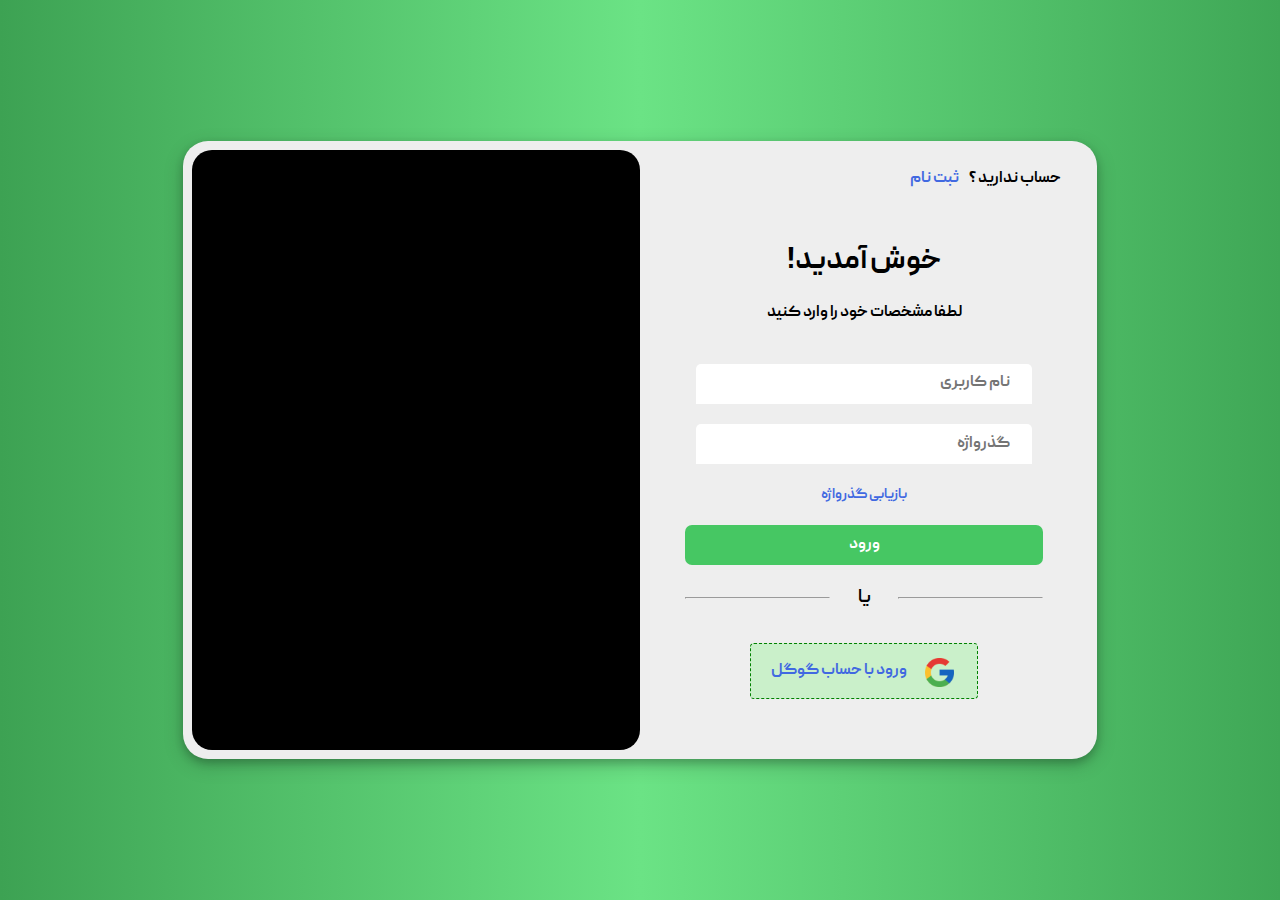
<file: Login-Page/index.html>
<html lang="en" dir="rtl">

<head>
    <meta charset="UTF-8">
    <!-- محدود کردن زوم با دو انگشت در گوشی -->
    <meta name="viewport"
        content="width=device-width, initial-scale=1.0, maximum-scale=1.0, user-scalable=no, shrink-to-fit=no">
    <title>Davani School - ورود</title>
    <link rel="stylesheet" href="https://cdnjs.cloudflare.com/ajax/libs/font-awesome/4.7.0/css/font-awesome.min.css">
    <link rel="stylesheet" href="style.css">
    <link rel="icon" href="../Images/favicon.png">
</head>

<body>
    <div class="body">
        <div class="container">
            <div class="right">
                <div class="bl-head">
                    <span id="sign-span">حساب ندارید ؟</span>
                    <a id="sign-a" onclick="log_1()">ثبت نام</a>
                </div>
                <div class="box-login">
                    <div class="bl-top">
                        <h1 id="h1">خوش آمدید!</h1>
                        <p> لطفا مشخصات خود را وارد کنید</p>
                    </div>
                    <div class="bl-center">
                        <input type="text" name="user_name" id="user_name" placeholder="نام کاربری">
                        <input type="password" name="user_pass" id="user_pass" placeholder="گذرواژه">
                        <a id="repass" href="">بازیابی گذرواژه</a>
                        <button id="login-btn">ورود</button>
                    </div>
                    <div class="hrs">
                        <hr>
                        یا
                        <hr>
                    </div>
                    <div class="bl-bottom">
                        <a href="" class="google-sign">
                            <img src="image/google.png" alt="google">
                            <p>ورود با حساب گوگل</p>
                        </a>
                    </div>
                </div>
            </div>

            <div class="right-2">
                <div class="bl-head">
                    <span id="sign-span-2">حساب دارید ؟</span>
                    <a id="sign-a" onclick="log_2()">ورود</a>
                </div>
                <div class="box-login">
                    <div class="bl-top">
                        <h1 id="h1">خوش آمدید!</h1>
                        <p> لطفا مشخصات خود را وارد کنید</p>
                    </div>
                    <div class="bl-center">
                        <input type="text" name="user_name" id="user_name" placeholder="نام کاربری">
                        <input type="password" name="user_pass" id="user_pass" placeholder="گذرواژه">
                        <input type="password" name="user_pass" id="user_pass" placeholder="تکرار گذرواژه">
                        <button id="login-btn">ورود</button>
                    </div>
                    <div class="hrs">
                        <hr>
                        یا
                        <hr>
                    </div>
                    <div class="bl-bottom">
                        <a href="" class="google-sign">
                            <img src="image/google.png" alt="google">
                            <p>ورود با حساب گوگل</p>
                        </a>
                    </div>
                </div>
            </div>
            <div class="left"></div>
        </div>
        <script src="script.js"></script>
    </div>
</body>

</html>
</file>
<file: styles/all.css>
@font-face {
  font-family: peyda;
  src: url(../Fonts/PeydaWeb.woff);
}
@font-face {
  font-family: yekan;
  src: url(../Fonts/Yekan-Bakh-FaNum-07-Heavy.woff);
}
* {
  padding: 0;
  margin: 0;
  font-family: peyda;
  font-size: 16px;
}

@keyframes top-anim-right {
  from {
    translate: 1500px;
  }
  to {
    translate: 0px;
  }
}
@keyframes top-anim-left {
  from {
    translate: -1500px;
  }
  to {
    translate: 0px;
  }
}
::selection {
  background: #54c459;
}

a {
  text-decoration: none;
  color: #000;
}

/* نزم شدن اسکرول */

:root {
  scroll-behavior: smooth;
}

/* style for scroll bar (default scroll bar) (google and other)*/

::-webkit-scrollbar {
  width: 13px;
  position: absolute;
}
::-webkit-scrollbar-track {
  background: none;
}
::-webkit-scrollbar-thumb {
  background: rgb(155, 155, 155);
  border-radius: 7px;
  transition: 300ms ease-out;
  height: 150px;
}

::-webkit-scrollbar-thumb:hover {
  background: rgb(170, 170, 170);
}

/* style for scroll bar (default scroll bar) (firefox) */
/* 

html{
  scrollbar-width: thin;
  scrollbar-color: rgb(155, 155, 155) none;
}

/* header and nav start */

header {
  width: 100%;
  height: 60px;
  display: flex;
  justify-content: center;
  align-items: center;
  background: white;
  border-bottom: 1px solid rgb(198, 198, 198);
  position: absolute;
  top: 0;
  padding-bottom: 2px;
  padding-top: 5px;
  box-shadow: 0 2px 8px 0 rgba(70, 199, 98, 0.463),
    0 2px 30px 0 rgba(70, 199, 98, 0.463);
  z-index: +1;
  max-width: 1900px;
  align-self: center;
}

nav {
  display: none;
}

.header-right {
  width: 8%;
  height: 100%;
  display: flex;
  align-items: center;
  margin-right: 30px;
}

#logo {
  width: 55px;
  margin-left: 10px;
}

.header-center {
  width: 850px;
  height: 100%;
  display: flex;
  justify-content: center;
  align-items: center;
}

.header-content {
  width: 120px;
  height: 100%;
  display: flex;
  justify-content: center;
  align-items: center;
  color: rgb(11, 3, 1);
  cursor: pointer;
  border-bottom: 4px solid white;
  transition: 300ms ease-out;
  margin-left: 5px;
  margin-right: 5px;
}

.header-content:hover {
  border-bottom: 4px solid rgb(70, 199, 99);
}

.header-content p {
  margin-top: 5px;
  font-size: 20px;
}

.header-left {
  width: 40%;
  height: 100%;
  display: flex;
  justify-content: flex-end;
  align-items: center;
  margin-left: 40px;
}

#login-btn {
  display: flex;
  justify-content: center;
  align-items: center;
  width: 100px;
  height: 32px;
  background: rgb(70, 199, 99);
  color: white;
  border-radius: 5px;
  font-size: 13px;
  margin-left: 10px;
  margin-right: 10px;
  transition: 300ms ease-out;
}

#login-btn:hover {
  box-shadow: 0px 0px 2px 0 rgb(70, 199, 99), 0px 0px 20px 0 rgb(70, 199, 99);
}

#login-p {
  margin-bottom: 2px;
}

#user-icon {
  margin-left: 7px;
}

#span-header {
  font-size: 20px;
  opacity: 0.3;
  margin-left: 20px;
  margin-right: 10px;
}

#user-profile {
  width: 45px;
}

#search-icon:hover {
  transform: rotate(450deg);
}

/* header and nav end */

/* scroll bar start */

.scroll-bar {
  height: 5px;
  background: rgb(70, 199, 99);
  width: 0%;
  position: sticky;
  top: 0px;
  transition: 300ms ease-out;
  z-index: +2;
}

/* scroll bar end */

/* float btn start */

.float-btn {
  position: fixed;
  bottom: 30px;
  right: 35px;
  width: 50px;
  height: 50px;
  border-radius: 50%;
  background: #826cf6;
  color: white;
  display: flex;
  justify-content: center;
  align-items: center;
  font-size: 20px;
  transition: 400ms ease-out;
  translate: 100px;
  cursor: pointer;
  z-index: +1;
}

.float-btn:hover {
  box-shadow: 0px 0px 10px 0 #6d629f, 0 0px 20px 0 #6d629f;
  background: #7059e7;
  color: white;
}

@keyframes arrow {
  0% {
    margin-bottom: 0;
  }
  50% {
    margin-bottom: 15px;
  }
  100% {
    margin-bottom: 0;
  }
}

/* float btn end */

/* footr start */

.footer-mos {
  width: 100%;
  height: 150px;
  position: relative;
  max-width: 1900px;
  align-self: center;
}

.footer-top-mos {
  width: 100%;
  height: 150px;
  background: #2b9430;
  clip-path: polygon(100% 30px, 100% 101%, 0 101%);
}

.footer-bottom-mos {
  width: 100%;
  height: 150px;
  background: green;
  clip-path: polygon(0 30px, 51% 60%, 0 101%);
  position: absolute;
  top: 0;
  left: 0;
}

footer {
  width: 100%;
  height: 450px;
  position: relative;
  background: #2b9430;
  display: flex;
  align-items: center;
  flex-flow: column;
  justify-content: flex-start;
  max-width: 1900px;
  align-self: center;
}

.t-footer {
  width: 80%;
}

#footer-icon {
  width: 100px;
}

#ft-p-1,
#ft-p-2 {
  font-size: 18px;
  color: rgb(238, 238, 238);
}

#ft-p-1 {
  margin-top: 20px;
}

#ft-line-2 {
  margin-top: 5px;
  display: flex;
  line-height: 25px;
}

#ft-dash {
  margin-left: 5px;
  margin-top: 2px;
  color: rgb(214, 225, 211);
}

.c-footer {
  width: 80%;
  padding-top: 20px;
  padding-bottom: 10px;
  margin-top: 50px;
  display: flex;
  align-items: center;
  justify-content: space-evenly;
}

.cf-links {
  width: 50%;
  height: 100%;
}

.cf-links a {
  color: white;
  font-size: 20px;
  transition: 200ms ease-out;
  margin-left: 15px;
  margin-bottom: 15px;
}

#cf-first-a {
  margin-right: 20px;
}

.cf-links a:hover {
  color: #60e967;
}

.cf-img {
  width: 50%;
  height: 100%;
  display: flex;
  justify-content: flex-end;
  align-items: center;
}

.cf-img img {
  width: 25px;
  margin-left: 7px;
  margin-right: 7px;
  transition: 200ms ease-out;
  cursor: pointer;
  background: white;
  border-radius: 7px;
  padding: 5px;
}

.cf-img img:hover {
  background: rgb(220, 220, 220);
}

#cf-last-img {
  margin-left: 20px;
}

footer hr {
  width: 80%;
  background: white;
  opacity: 0.3;
  height: 1px;
  border: none;
}

.f-footer {
  width: 80%;
  height: 50px;
  display: flex;
  align-items: center;
  justify-content: center;
  margin-top: 60px;
}

.f-footer p {
  color: white;
}

/* footr end */

/* responsive start */

@media screen and (min-width: 1900px) {
  .float-btn {
    display: none;
  }
}

@media screen and (max-width: 1000px) {
  .header-center {
    display: none;
  }
  header {
    justify-content: space-between;
    box-shadow: none;
    margin: 0;
  }
  .header-right {
    width: 50%;
  }
  .header-left {
    width: 50%;
    justify-content: flex-end;
  }
  nav {
    width: auto;
    height: 48px;
    display: flex;
    align-items: center;
    justify-content: center;
    margin-top: 10px;
    border-bottom: 1px solid rgb(198, 198, 198);
    margin-top: 63px;
    background: white;
    overflow-x: scroll;
    overflow-y: hidden;
    box-shadow: 0 2px 8px 0 rgba(70, 199, 98, 0.463),
      0 2px 30px 0 rgba(70, 199, 98, 0.463);
    -ms-overflow-style: none; /* غیرفعال کردن در اینترنت اکسپلورر و اج */
    scrollbar-width: none; /* پنهان کردن در فایرفاکس */
  }

  nav::-webkit-scrollbar {
    display: none;
  }
  .header-content {
    min-width: 120px;
  }
  .hc-d {
    margin-top: 10px;
  }
  .hc-d {
    width: 120px;
  }
  .hover-bottom {
    margin-bottom: 0px;
  }
}

@media screen and (max-width: 768px) {
  .t-footer {
    width: 90%;
  }
  .c-footer {
    width: 90%;
  }
  .f-footer {
    width: 90%;
  }

  footer hr {
    width: 90%;
  }
  .cf-img {
    width: 30%;
  }
  .cf-links {
    width: 70%;
  }
}

@media screen and (max-width: 680px) {
  nav {
    justify-content: flex-start;
  }
  .f-footer {
    margin-top: 40px;
  }
}

@media screen and (max-width: 550px) {
  .c-footer {
    flex-flow: column-reverse;
  }
  .cf-links {
    width: 100%;
    margin-top: 20px;
    display: flex;
    justify-content: center;
  }
  .cf-img {
    width: 100%;
    justify-content: center;
  }

  footer {
    padding-bottom: 40px;
  }

  .f-footer p {
    text-align: center;
  }

  #footer-icon {
    width: 80px;
  }
  .f-footer {
    display: flex;
    align-items: center;
    flex-flow: column;
  }
  #ft-p-1 {
    display: flex;
    justify-content: center;
    align-items: center;
  }
  #ft-line-2 {
    text-align: center;
  }
  .f-icon {
    width: 100%;
    display: flex;
    justify-content: center;
    align-items: center;
    padding-bottom: 10px;
  }
  #footer-icon {
    width: 110px;
  }
  #ft-p-1 {
    margin-top: 22px;
    text-align: center;
  }
  footer hr {
    padding-top: 1px;
  }
  .cf-links a {
    margin-bottom: 0;
  }
  .footer-bottom-mos {
    clip-path: polygon(0 30px, 51% 60%, 0 100%);
  }
  .footer-top-mos {
    clip-path: polygon(100% 30px, 100% 101%, 0 100%);
  }
  #ft-dash {
    display: none;
  }
  .header-left {
    margin-left: 20px;
  }
  .header-right {
    margin-right: 20px;
  }
  #ft-p-2{
    font-size: 16px;
  }
}

@media screen and (max-width: 400px) {
  footer {
    padding-bottom: 90px;
  }
  #user-profile {
    width: 45px;
  }
  #logo {
    width: 50px;
  }
  #login-btn {
    margin-left: 5px;
    margin-right: 5px;
    padding-left: 5px;
    padding-right: 5px;
  }
  .header-left {
    margin-left: 10px;
  }
  .header-right {
    margin-right: 10px;
  }
}

/* responsive end */
</file>
<file: Contact-Page/style.css>
/* header and nav start */

#hc_4 {
  border-bottom: 4px solid rgb(70, 199, 99);
}

/* header and nav end */

/* content start */

body {
  background: rgb(233, 233, 233);
  transition: 300ms ease-out;
  width: 100%;
  display: flex;
  flex-flow: column;
}

.content {
  width: 100%;
  max-width: 1900px;
  align-self: center;
}

.content-img {
  width: 100%;
  height: 600px;
  display: flex;
  justify-content: space-between;
  align-items: center;
  background: #079e3e;
  margin-top: 60px;
  z-index: -1;
  overflow: hidden;
}

.content-img-right {
  width: 49%;
  height: 100%;
  display: flex;
  justify-content: center;
  align-items: center;
  flex-flow: column;
  animation: top-anim-right 700ms ease-out;
}

.content-img-right div {
  background: rgb(250, 250, 250);
  width: 200px;
  height: 5px;
  margin-top: 7px;
  margin-bottom: 20px;
  border-radius: 15px;
}

.content-img-right p {
  color: rgb(252, 252, 252);
  font-size: 24px;
}

.content-img-left {
  width: 51%;
  height: 100%;
  display: flex;
  justify-content: center;
  align-items: center;
  animation: top-anim-left 700ms ease-out;
}

.content-img-left img {
  width: 500px;
}

.content-img-right h1 {
  color: white;
  font-size: 40px;
}

.contnet-links {
  width: 100%;
  display: flex;
  justify-content: center;
  align-items: center;
  margin-top: 100px;
}

.links-div {
  width: 75%;
  display: flex;
}

#right-line {
  height: 230px;
  width: 5px;
  background: #54c459;
  border-radius: 15px;
}

.contact-link {
  margin-right: 30px;
}

.contact-link p {
  font-size: 24px;
  color: black;
}

#contact-icon {
  display: flex;
  flex-flow: column;
}

#contact-icon a {
  width: 65px;
  height: 65px;
  overflow: hidden;
  display: flex;
  align-items: center;
  justify-content: space-between;
  transition: 2s ease-out;
  margin-top: 25px;
}

#contact-icon img {
  width: 65px;
}

#contact-icon p {
  font-size: 20px;
  min-width: 400px;
  margin-right: 20px;
  color: rgb(50, 50, 50);
}

#img-link-2.visible,
#img-link-1.visible {
  width: 420px;
}

.content-info {
  width: 100%;
  display: flex;
  justify-content: center;
  align-items: center;
  margin-top: 120px;
  opacity: 0;
  transform: translateY(100px);
  transition: opacity 500ms ease-out, transform 500ms ease-out;
}

.content-info.visible {
  opacity: 1;
  transform: translateY(0);
}

.info-box {
  width: 75%;
  background: green;
  padding-top: 20px;
  padding-bottom: 20px;
  border-radius: 10px;
}

#info-top {
  display: flex;
  margin-right: 40px;
}
#info-top i {
  font-size: 12px;
  color: rgb(233, 233, 233);
  display: flex;
  align-items: center;
  margin-bottom: 1px;
}
#info-top h2 {
  margin-right: 10px;
  font-size: 24px;
  color: rgb(233, 233, 233);
}

#content-info-1 {
  margin-top: 10px;
  margin-bottom: 45px;
}
#content-info-2 {
  margin-bottom: 20px;
}

#info-bottom {
  font-size: 20px;
  color: rgb(220, 220, 220);
  margin-right: 70px;
  margin-top: 10px;
}

#info-bottom p {
  font-size: 20px;
}

#number-phone {
  font-family: yekan , peyda;
}

.content-contact {
  width: 100%;
  height: auto;
  padding-top: 20px;
  padding-bottom: 20px;
  display: flex;
  justify-content: center;
  align-items: center;
  flex-flow: column;
}

.content-contact h1 {
  font-size: 30px;
  margin-top: 80px;
}
.content-contact p {
  font-size: 18px;
  text-align: center;
  max-width: 550px;
  margin-top: 25px;
}
.contact-top {
  width: 65%;
  position: relative;
}
#contact-line-1 {
  width: 100%;
  height: 3px;
  position: absolute;
  top: 100px;
  background: white;
}
#contact-line-2 {
  width: 0%;
  height: 3px;
  position: absolute;
  top: 100px;
  background: rgb(75, 221, 89);
  transition: 350ms ease-out;
}
.contact-circ {
  width: 100%;
  display: flex;
  align-items: center;
  justify-content: space-between;
  margin-top: 70px;
}

.circle {
  width: 60px;
  height: 60px;
  border-radius: 50%;
  display: flex;
  justify-content: center;
  align-items: center;
  background: white;
  z-index: 1;
  color: rgb(38, 38, 38);
  font-size: 24px;
  transition: 500ms ease-out;
}
#circle-1 {
  background: rgb(75, 221, 89);
  padding-right: 2px;
  padding-top: 2px;
}

.contact {
  background: white;
  width: 65%;
  height: auto;
  padding-top: 45px;
  padding-bottom: 45px;
  display: flex;
  justify-content: space-between;
  border-radius: 10px;
  margin-top: 30px;
  position: relative;
}

.contact-right {
  width: 49%;
  height: 100%;
}
.contact-left {
  width: 49%;
  height: 100%;
}
.contact i {
  margin-right: 40px;
  font-size: 10px;
  margin-bottom: 4px;
  color: rgba(0, 0, 0, 0.4);
  transition: 400ms ease-out;
}
.contact h2 {
  margin-right: 10px;
  font-size: 24px;
  color: rgba(0, 0, 0, 0.4);
  transition: 400ms ease-out;
}

.contact p {
  font-size: 20px;
  align-self: start;
  color: rgba(0, 0, 0, 0.4);
  transition: 400ms ease-out;
}
.contact-center {
  width: 3px;
  height: 90%;
  background: #bbbbbb;
  border-radius: 15px;
  position: absolute;
  top: 5%;
  right: 50%;
}

.contact-h2 {
  display: flex;
  align-items: center;
}

#contact-i-1,
#contact-h2-1,
#contact-p-1 {
  color: black;
}

#contact-h2-2,
#contact-i-2 {
  margin-top: 80px;
}
#contact-h2-4,
#contact-i-4 {
  margin-top: 80px;
}

.contact-button {
  width: 100%;
  display: flex;
  justify-content: center;
  align-items: center;
  margin-top: 10px;
}
.button-right {
  width: 30%;
  display: flex;
  justify-content: flex-start;
  align-items: center;
  height: 60px;
  position: relative;
}
.button-left {
  width: 30%;
  display: flex;
  justify-content: flex-end;
  align-items: center;
}
#arrow-1 {
  width: 40px;
  border: 1px solid #079e3e;
  border-radius: 50%;
  padding: 7px;
  cursor: pointer;
  transition: 350ms ease-out;
}
#arrow-2 {
  width: 40px;
  border: 1px solid #079e3e;
  border-radius: 50%;
  padding: 7px;
  transform: rotate(180deg);
  cursor: pointer;
  transition: 350ms ease-out;
  position: absolute;
  right: 75px;
}

#arrow-1:hover,
#arrow-2:hover {
  width: 45px;
}

.button-left button {
  width: 180px;
  height: 50px;
  background: none;
  border: 1px solid #079e3e;
  border-radius: 5px;
  color: #079e3e;
  cursor: pointer;
  transition: 350ms ease-out;
}

.button-left button:hover {
  background: #079e3e;
  color: rgb(233, 233, 233);
}

.map {
  width: 100%;
  margin-top: 150px;
  margin-bottom: 150px;
  display: flex;
  align-items: center;
  justify-content: center;
  opacity: 0;
  transform: translateY(100px);
  transition: opacity 0.5s ease-out, transform 0.5s ease-out;
}

.map.active {
  opacity: 1;
  transform: translateY(0);
}

.map iframe {
  width: 1000px;
  height: 650px;
  border: none;
  border-radius: 7px;
}

/* content end */

/* footr start */

/* footr end */

/* responsive start */

@media screen and (max-width: 1200px) {
  .content-img-left img {
    width: 400px;
  }

  .content-img-right p {
    font-size: 20px;
    text-align: center;
    min-width: 80%;
  }

  .content-img-right h1 {
    font-size: 30px;
  }

  .content-img-right div {
    width: 160px;
  }
  .contact {
    width: 80%;
  }
  .contact-top {
    width: 80%;
  }
  .button-left {
    width: 47%;
  }
  .map iframe {
    width: 800px;
    height: 600px;
    border: none;
    border-radius: 7px;
  }
}
@media screen and (max-width: 1000px) {
  .content-img {
    margin-top: 0;
  }

  .content-img {
    height: 500px;
  }
  .contact {
    width: 95%;
  }
  .contact-top {
    width: 95%;
  }
  .button-right {
    width: 45%;
  }
}
@media screen and (max-width: 900px) {
  .content-img-left img {
    width: 300px;
  }
  .content-img-right h1 {
    font-size: 22px;
  }
  .content-img-right p {
    font-size: 16px;
  }
  .content-img-right div {
    width: 130px;
  }
  .info-box {
    width: 90%;
  }
  .map iframe {
    width: 90%;
    height: 450px;
    border: none;
    border-radius: 7px;
  }
}
@media screen and (max-width: 768px) {
  #contact-h2-2,
  #contact-i-2,
  #contact-h2-3,
  #contact-i-3,
  #contact-h2-4,
  #contact-i-4 {
    margin-top: 55px;
  }
  .content-contact p {
    margin-top: 30px;
  }
  .contact p {
    font-size: 18px;
  }
  .contact h2 {
    font-size: 22px;
  }
}
@media screen and (max-width: 680px) {
  .content-img-left {
    display: none;
  }
  .content-img-right {
    width: 100%;
  }
  .content-img-right p {
    font-size: 22px;
  }

  .content-img-right h1 {
    font-size: 37px;
  }
  .contact {
    flex-flow: column;
    align-items: center;
    padding-top: 70px;
    padding-bottom: 70px;
  }
  .contact-right {
    width: 80%;
  }
  .contact-center {
    display: none;
  }
  .contact-left {
    width: 80%;
  }
  .links-div {
    width: 95%;
  }
  #contact-icon p {
    font-size: 18px;
  }
  #contact-icon img {
    width: 50px;
  }
  #contact-icon a {
    width: 50px;
    height: 60px;
  }
  #right-line {
    margin-right: 10px;
  }
  .contact-link {
    margin-right: 20px;
    margin-top: 10px;
  }
  #img-link-2.visible,
  #img-link-1.visible {
    width: 100%;
  }
  .info-box {
    width: 95%;
    padding-top: 30px;
    padding-bottom: 30px;
  }
  #info-top {
    display: flex;
    justify-content: center;
    align-items: center;
    margin-right: 0;
  }
  #info-bottom {
    display: flex;
    justify-content: center;
    align-items: center;
    margin-right: 0;
  }
  #info-bottom p {
    max-width: 90%;
    text-align: center;
    margin-top: 5px;
    font-size: 18px;
  }
  .content-contact p {
    width: 90%;
  }

  .map {
    margin-bottom: 100px;
  }

  .map iframe {
    height: 300px;
  }
}

@media screen and (max-width: 550px) {
  .content-img-right p {
    font-size: 18px;
  }
  #contact-icon a:hover {
    width: 300px;
  }
  .content-img-right h1 {
    font-size: 30px;
  }
  #contact-icon p {
    max-width: 100%;
    min-width: 300px;
  }
  #contact-icon a {
    justify-content: flex-start;
  }
  #contact-icon img {
    width: 45px;
  }
  #contact-icon a {
    width: 45px;
    height: 55px;
  }
  .contact-right {
    width: 95%;
  }
  .contact p {
    font-size: 16px;
  }
  .contact h2 {
    font-size: 20px;
  }
  #img-link-2.visible,
  #img-link-1.visible {
    width: 270px;
  }
  #arrow-1,
  #arrow-2 {
    width: 35px;
  }
  #arrow-1:hover,
  #arrow-2:hover {
    width: 40px;
  }
  .button-left button {
    width: 160px;
  }
  .circle {
    width: 50px;
    height: 50px;
    font-size: 20px;
  }
  .map iframe {
    height: 250px;
  }
  .content-contact h1 {
    font-size: 26px;
  }
  .content-contact p {
    font-size: 18px;
  }
}

/* responsive end */
</file>
<file: Home-Page/style.css>
/* header and nav start */

#hc_1 {
  border-bottom: 4px solid rgb(70, 199, 99);
}

/* header and nav end */

/* content start */

body {
  background: rgb(233, 233, 233);
  transition: 300ms ease-out;
  width: 100%;
  display: flex;
  flex-flow: column;
}

.content-top {
  margin-top: 120px;
  width: 100%;
  max-width: 1900px;
  align-self: center;
  display: flex;
  justify-content: space-evenly;
  align-items: center;
  overflow: hidden;
}

.ct-right {
  width: 60%;
  height: 100%;
  display: flex;
  align-items: center;
  flex-flow: column;
  animation: top-anim-right 700ms ease-out;
}
.ct-right-h1 {
  width: 100%;
  display: flex;
  align-items: center;
  flex-flow: column;
  margin-top: 80px;
}
.ct-img {
  width: 90%;
  display: flex;
  justify-content: space-around;
  align-items: center;
  height: 110px;
  margin-top: 30px;
  margin-bottom: 30px;
}

.ct-right-h1 h1,
.ct-right-h1 span {
  font-size: 30px;
  text-align: center;
  width: 95%;
}
.ct-right-h1 span {
  margin-right: 5px;
  color: #43a047;
  font-size: 32px;
  text-shadow: 0 0 3px #43a047;
}
.ct-right p {
  text-align: center;
  font-size: 22px;
  width: 95%;
  margin-top: 10px;
}

#davani-school{
  margin-top: 10px;
}

.ct-left {
  width: 40%;
  height: 100%;
  display: flex;
  justify-content: center;
  align-items: center;
  animation: top-anim-left 700ms ease-out;
}

#think-img {
  width: 450px;
  height: 450px;
}

#arrow-1 {
  width: 60px;
  rotate: 90deg;
}

#learn-link {
  width: 330px;
  height: 80px;
  background: #49b04e;
  display: flex;
  justify-content: center;
  align-items: center;
  border-radius: 10px;
  font-size: 20px;
  color: white;
  transition: 300ms ease-out;
}

#learn-link:hover {
  background: #43a047;
}

.slider {
  width: 100%;
  height: auto;
  display: flex;
  justify-content: center;
  align-items: center;
  max-width: 1900px;
  align-self: center;
  margin-bottom: 100px;
  opacity: 0;
  transform: translateY(100px);
  transition: opacity 0.5s ease-in-out, transform 0.5s ease-in-out;
}

.slider.visible {
  opacity: 1;
  transform: translateY(0);
}

.slide-box {
  width: 800px;
  display: flex;
  justify-content: center;
  align-items: center;
  position: relative;
}

.images {
  border-radius: 5px;
  width: 100%;
  animation-name: fade;
  animation-duration: 1.2s;
}

#next,
#back {
  width: 60px;
  position: absolute;
  top: 45%;
  height: 60px;
  width: 40px;
  display: flex;
  justify-content: center;
  align-items: center;
  color: white;
  background: none;
  font-size: 22px;
  transition: 300ms ease;
  cursor: pointer;
}

#next:hover,
#back:hover {
  background: #00000094;
}

#p-slide {
  position: absolute;
  top: 10px;
  left: 12px;
  color: white;
}

#next {
  right: 0;
}

#back {
  left: 0;
}

@keyframes fade {
  from {
    opacity: 0.4;
  }
  to {
    opacity: 1;
  }
}

#image-2,
#image-3,
#image-4,
#image-5 {
  display: none;
}

.circles {
  width: 150px;
  display: flex;
  justify-content: center;
  align-items: center;
  position: absolute;
  bottom: 20px;
}
.circle {
  width: 20%;
  height: 11px;
  border-radius: 100%;
  background: none;
  border: 1px solid white;
  margin-left: 7px;
  margin-right: 7px;
  transition: 300ms ease;
  cursor: pointer;
}

.circle:hover {
  background: rgb(70, 199, 99);
}

#circle-1 {
  background: rgb(70, 199, 99);
  width: 50%;
  border-radius: 15px;
}

.container {
  width: 85%;
  display: flex;
  flex-flow: column;
  align-items: center;
  align-self: center;
  max-width: 1900px;
}
.container-top {
  width: 100%;
  display: flex;
  justify-content: space-between;
  align-items: center;
  margin-top: 150px;
  margin-bottom: 50px;
}
.container-top h2 {
  font-size: 24px;
  color: rgb(29, 29, 29);
}
.container-top a {
  font-size: 24px;
  color: #43a047;
}

.container-top i {
  font-size: 22px;
  margin-right: 10px;
}

.first-row {
  width: 100%;
  display: flex;
  justify-content: center;
  align-items: center;
}

.fr-right {
  display: flex;
  align-items: center;
}
.fr-left {
  display: flex;
  align-items: center;
}

.last-row {
  width: 100%;
  display: flex;
  justify-content: center;
  align-items: center;
  margin-top: 50px;
}

.lr-right {
  display: flex;
  align-items: center;
}
.lr-left {
  display: flex;
  align-items: center;
}

.row-box {
  width: 45%;
  height: auto;
  background: white;
  margin-left: 17px;
  margin-right: 17px;
  border-radius: 7px;
  transition: 300ms ease-out;
  padding: 5px;
  display: flex;
  flex-flow: column;
  opacity: 0;
  transition: opacity 1s ease-in-out, box-shadow 250ms ease-out;
}

.row-box.visible {
  opacity: 1;
}
.row-box:hover {
  box-shadow: 6px 6px 20px #cccccc, -6px -6px 20px #cccccc;
}

.rb-top {
  width: 100%;
  display: flex;
  align-items: center;
  flex-flow: column;
}
.rb-top a {
  position: relative;
}
.rb-top span {
  font-family: yekan, peyda;
  font-size: 18px;
  color: white;
  position: absolute;
  bottom: 7px;
  left: 17px;
}
.rb-center {
  width: 100%;
  display: flex;
  align-items: center;
  flex-flow: column;
}
.rb-bottom {
  width: 100%;
  height: 55px;
  display: flex;
  align-items: center;
  justify-content: center;
  flex-flow: column;
}
.rb-img {
  width: 100%;
  border-radius: 7px;
}

.row-box h3 {
  width: 90%;
  height: auto;
  font-size: 18px;
  color: rgb(36, 36, 36);
  display: flex;
  align-items: center;
  justify-content: center;
  align-self: center;
  margin-top: 15px;
}
#caption {
  font-size: 16px;
  color: rgb(81, 81, 81);
  width: 90%;
  align-self: center;
  margin-top: 10px;
}

.toman {
  width: 100%;
  display: flex;
  align-items: center;
  justify-content: center;
  margin-top: 20px;
}
.toman span {
  font-size: 18px;
  margin-right: 5px;
  font-family: yekan, peyda;
  color: rgb(63, 63, 63);
}
#price {
  font-size: 20px;
  font-family: yekan, peyda;
  width: auto;
  color: rgb(63, 63, 63);
  margin-bottom: 1px;
}

.toman-right {
  width: 45%;
  display: flex;
  align-items: center;
  justify-content: flex-start;
}
.toman-right span {
  color: rgb(245 158 11);
  margin-top: 3px;
}

.toman-right i {
  font-size: 20px;
  color: rgb(245 158 11);
  margin-right: 5px;
}
.toman-left {
  width: 45%;
  display: flex;
  align-items: center;
  justify-content: flex-end;
}

.toman-left p {
  color: #43a047;
  font-size: 20px;
  font-family: yekan, peyda;
}

#box-line {
  width: 95%;
  height: 3px;
  border-radius: 15px;
  background: #00000015;
  margin-top: 5px;
}

.box-link {
  width: 100%;
  height: 100%;
  align-self: center;
  display: flex;
  justify-content: center;
  align-items: center;
}

.box-link i {
  margin-right: 7px;
  font-size: 18px;
  color: #43a047;
}
.box-link p {
  font-size: 18px;
  margin-top: 1px;
  color: #43a047;
}

.class {
  width: 85%;
  display: flex;
  align-items: center;
  justify-content: center;
  align-self: center;
  flex-flow: column;
  max-width: 1900px;
}
.class h1 {
  font-size: 24px;
}
.class-boxes {
  width: 100%;
  display: flex;
  align-items: center;
  justify-content: space-evenly;
}

.boxes-right {
  width: 50%;
  display: flex;
  justify-content: space-around;
  align-items: center;
}
.boxes-left {
  width: 50%;
  display: flex;
  justify-content: space-around;
  align-items: center;
}

.class-box {
  width: 45%;
  height: 170px;
  background: red;
  display: flex;
  justify-content: center;
  align-items: center;
  font-size: 24px;
  color: white;
  border-radius: 10px;
  opacity: 0;
  transform: translateY(100px);
  transition: opacity 0.5s ease-in-out, transform 0.5s ease-in-out;
}

.class-box.visible {
  opacity: 1;
  transform: translateY(0);
}

#cb-1 {
  background-image: linear-gradient(to right, #ffb535, #f2295b);
}
#cb-2 {
  background-image: linear-gradient(to right, #28e55d, #30c5e4);
}
#cb-3 {
  background-image: linear-gradient(to right, #2e9eff, #9c33f7);
}
#cb-4 {
  background-image: linear-gradient(to right, #ff3571, #880175);
}

.title-1 {
  display: flex;
  align-items: center;
}
.title-1 i {
  font-size: 16px;
  color: #49b04e;
  margin-left: 7px;
  margin-right: 7px;
}
.title-1 h1 {
  font-size: 24px;
}
.title-2 {
  display: flex;
  align-items: center;
  margin-top: 150px;
  margin-bottom: 50px;
  align-self: start;
}
.title-2 i {
  font-size: 16px;
  color: #49b04e;
  margin-left: 7px;
  margin-right: 7px;
}

.title-3 {
  display: flex;
  align-items: center;
  margin-top: 150px;
  margin-bottom: 50px;
}
.title-3 h2 {
  font-size: 24px;
}
.title-3 i {
  font-size: 16px;
  color: #49b04e;
  margin-left: 7px;
  margin-right: 7px;
}
.title-4 {
  display: flex;
  align-items: center;
  margin-top: 150px;
  margin-bottom: 50px;
  align-self: start;
}
.title-4 h2 {
  font-size: 24px;
}
.title-4 i {
  font-size: 16px;
  color: #49b04e;
  margin-left: 7px;
  margin-right: 7px;
}

.gallery {
  width: 100%;
  display: flex;
  justify-content: center;
  align-items: center;
  flex-flow: column;
  max-width: 1900px;
  align-self: center;
}
.gallery-top {
  width: 85%;
}

.cart-container {
  width: 85%;
  align-self: center;
  display: flex;
  justify-content: center;
  align-items: center;
  flex-flow: column;
  position: relative;
  max-width: 1900px;
}
.test-carts {
  width: 800px;
  overflow: hidden;
  opacity: 0;
  transition: opacity 300ms ease-in-out;
}

.test-carts.visible {
  opacity: 1;
}

.t-carts {
  display: flex;
  align-items: center;
  transition: 350ms ease-out;
}

.t-cart {
  width: 100%;
  min-width: 300px;
  height: 420px;
  margin-left: 50px;
  margin-right: 50px;
  transition: 200ms ease-out;
  background: white;
  display: flex;
  flex-flow: column;
}

.t-cart:hover {
  box-shadow: 6px 6px 20px #cccccc, -6px -6px 20px #cccccc;
}

.t-c-top {
  width: 100%;
  height: 40%;
  background: #49b04e;
  display: flex;
  justify-content: center;
  align-items: center;
  position: relative;
}

.t-c-top h1 {
  font-size: 80px;
  color: white;
}

.t-c-center {
  width: 100%;
  height: 45%;
  display: flex;
  align-items: center;
  flex-flow: column;
}

.top-line {
  width: 85%;
  height: 2px;
  background: rgba(0, 0, 0, 0.103);
  align-self: center;
}

.t-c-bottom {
  width: 100%;
  height: 15%;
  display: flex;
  justify-content: center;
  align-items: center;
}

#c-a-left {
  rotate: 180deg;
  width: 50px;
  border: 1px solid #43a047;
  border-radius: 50%;
  padding: 10px;
  position: absolute;
  z-index: +1;
  top: 62%;
  left: 5%;
  cursor: pointer;
}
#c-a-right {
  width: 50px;
  border: 1px solid #43a047;
  border-radius: 50%;
  padding: 10px;
  position: absolute;
  z-index: +1;
  top: 62%;
  right: 5%;
  cursor: pointer;
}

.arrows-1 {
  display: none;
}
.arrows-2 {
  display: none;
}

#c-a-left-2 {
  rotate: 180deg;
  width: 50px;
  border: 1px solid #43a047;
  border-radius: 50%;
  padding: 10px;
  z-index: +1;
  cursor: pointer;
  margin-left: 15px;
  margin-right: 15px;
}
#c-a-right-2 {
  width: 50px;
  border: 1px solid #43a047;
  border-radius: 50%;
  padding: 10px;
  z-index: +1;
  cursor: pointer;
  margin-left: 15px;
  margin-right: 15px;
}

.opacity {
  width: 100%;
  height: 100%;
  background: linear-gradient(to right, #49b04e00, #49b04eb6);
  position: absolute;
  z-index: +1;
}

.t-c-center h1 {
  font-size: 24px;
  margin-top: 30px;
}
.t-c-center p {
  font-size: 20px;
  width: 80%;
  text-align: center;
  margin-top: 30px;
  color: rgb(81, 81, 81);
}

.tcb-deat {
  display: flex;
  align-items: center;
}

.tcb-deat * {
  font-size: 18px;
  color: rgb(81, 81, 81);
  font-family: yekan, peyda;
}

.tcb-deat span {
  margin-right: 3px;
}

/* content end */

/* footr start */

/* footr end */

/* responsive start */

@media screen and (max-width: 1200px) {
  .ct-right {
    width: 50%;
  }
  .ct-left {
    width: 50%;
  }
  #think-img {
    width: 400px;
    height: 400px;
  }
  .first-row {
    flex-flow: column;
  }
  .last-row {
    flex-flow: column;
  }
  .fr-right {
    width: 100%;
    justify-content: space-around;
  }
  .fr-left {
    width: 100%;
    justify-content: space-around;
    margin-top: 50px;
  }
  .lr-right {
    width: 100%;
    justify-content: space-around;
  }
  .lr-left {
    width: 100%;
    justify-content: space-around;
    margin-top: 50px;
  }
  .box-link {
    margin-top: 10px;
    margin-bottom: 10px;
  }
  .toman span {
    font-size: 22px;
  }
  #price {
    font-size: 22px;
  }
  .class-boxes {
    flex-flow: column;
  }
  .boxes-right {
    width: 80%;
  }
  .boxes-left {
    width: 80%;
    margin-top: 50px;
  }
  .class-box {
    width: 40%;
  }
  #c-a-right {
    right: 10%;
  }
  #c-a-left {
    left: 10%;
  }
  #c-a-right,
  #c-a-left {
    display: none;
  }
  .arrows-1 {
    display: block;
    margin-top: 50px;
  }
}
@media screen and (max-width: 1000px) {
  .slide-box {
    width: 700px;
    margin-left: 20px;
    margin-right: 20px;
  }
  .content-top {
    margin-top: 50px;
  }
  #think-img {
    width: 350px;
    height: 350px;
  }
  .ct-right-h1 {
    margin-top: 50px;
  }
  #learn-link {
    width: 300px;
    height: 75px;
  }
  .ct-right p {
    font-size: 18px;
  }
  .boxes-right {
    width: 90%;
  }
  .boxes-left {
    width: 90%;
    margin-top: 50px;
  }
  .class-box {
    width: 40%;
  }
}

@media screen and (max-width: 768px) {
  .ct-right {
    width: 100%;
  }
  .ct-left {
    width: 0;
    display: none;
  }
  .ct-right-h1 h1 {
    font-size: 28px;
  }
  .ct-right-h1 span {
    font-size: 30px;
  }
  .ct-right-h1 {
    margin-top: 30px;
  }
  .ct-right p {
    width: 90%;
  }
  .fr-right {
    flex-flow: column;
    margin: 0;
  }
  .fr-left {
    flex-flow: column;
    margin: 0;
  }
  .lr-right {
    flex-flow: column;
    margin: 0;
  }
  .lr-left {
    flex-flow: column;
    margin: 0;
  }
  .first-row {
    margin: 0;
  }
  .last-row {
    margin: 0;
  }
  .row-box {
    width: 70%;
    margin-top: 50px;
  }
  .container-top h2 {
    font-size: 20px;
  }
  .container-top a {
    font-size: 20px;
  }
  #c-a-right {
    right: 2%;
  }
  #c-a-left {
    left: 2%;
  }
  .arrows-1 {
    display: none;
  }
  .arrows-2 {
    display: block;
    margin-top: 25px;
  }
  .test-carts {
    width: 400px;
  }
  .arrows-2 #c-a-right-2 ,.arrows-2 #c-a-left-2{
    width: 35px;
  }
}

@media screen and (max-width: 600px) {
  .boxes-right {
    width: 100%;
  }
  .boxes-left {
    width: 100%;
    margin-top: 30px;
  }
  .class-box {
    width: 45%;
  }
  .test-carts {
    margin-top: 15px;
  }
}

@media screen and (max-width: 550px) {
  #next,
  #back {
    top: 35%;
  }
  .slider {
    padding-bottom: 5px;
  }
  #p-slide {
    font-size: 14px;
  }
  .ct-img {
    width: 100%;
  }
  #learn-link {
    width: 250px;
    height: 65px;
    font-size: 18px;
  }
  .row-box {
    width: 85%;
  }
  .container-top {
    flex-flow: column;
    margin-bottom: 20px;
  }
  .container-top h2 {
    align-self: start;
  }
  .container-top a {
    align-self: flex-end;
    margin-top: 25px;
  }
  .boxes-right {
    width: 100%;
  }
  .boxes-left {
    width: 100%;
  }
  .class-box {
    width: 45%;
    height: 150px;
  }
  .boxes-left {
    margin-top: 20px;
  }
  .title-1 {
    width: 100%;
    margin-bottom: 15px;
  }
  .container {
    width: 95%;
  }
  .class {
    width: 95%;
  }
  .gallery {
    width: 95%;
  }
}

@media screen and (max-width: 425px) {
  .row-box {
    width: 95%;
  }
  .class-box {
    width: 47%;
    height: 150px;
  }
  .boxes-left {
    margin-top: 10px;
  }
  .cart-container {
    overflow: hidden;
  }
}

/* responsive start */
</file>
<file: Info-Page/style.css>
/* header and nav start */

#hc_3 {
  border-bottom: 4px solid rgb(70, 199, 99);
}

/* header and nav end */

/* content start */

body {
  background: rgb(233, 233, 233);
  transition: 300ms ease-out;
  width: 100%;
  display: flex;
  flex-flow: column;
}

.content {
  overflow: hidden;
  max-width: 1900px;
  align-self: center;
}

.clip-path {
  width: 100%;
  height: 700px;
  background: rgb(255, 245, 228);
  clip-path: polygon(100% 100%, 100% 0%, -1000% 100%);
  rotate: 180deg;
  display: flex;
  flex-flow: row-reverse;
  margin-top: 60px;
}

#cp-left {
  width: 50%;
  height: 100%;
  display: flex;
  align-items: center;
  justify-content: center;
}

#cp-right {
  width: 50%;
  height: 100%;
  display: flex;
  justify-content: center;
  align-items: center;
  flex-flow: column;
  rotate: 180deg;
  text-align: center;
}

#cp-right-info {
  width: 90%;
  animation: top-anim 1s ease-out;
}

#cp-right h1 {
  font-size: 30px;
  margin-bottom: 20px;
}
#cp-right p {
  font-size: 20px;
  text-align: center;
  color: rgb(83, 83, 83);
}

#info-img {
  width: 500px;
  height: 500px;
  rotate: 180deg;
  animation: top-anim 850ms ease-out;
}

@keyframes top-anim {
  from {
    translate: 2000px;
  }
  to {
    translate: 0px;
  }
}

.title-info-box {
  width: 100%;
  display: flex;
  justify-content: flex-start;
  align-items: center;
  margin-top: 120px;
}
.title-info-box div {
  width: 15px;
  height: 15px;
  border-radius: 50%;
  background: #54c459;
  margin-right: 5%;
  margin-bottom: 1px;
}
.title-info-box h1 {
  font-size: 25px;
  margin-right: 12px;
}

#info-box-1,
#info-box-2 {
  width: 100%;
  height: auto;
  display: flex;
  justify-content: center;
  align-items: center;
  margin-top: 30px;
}

#info-box-1 {
  margin-top: 50px;
}

.info-boxes {
  width: 40%;
  height: 135px;
  background: white;
  border-radius: 7px;
  margin-left: 20px;
  margin-right: 20px;
  padding: 10px;
  display: flex;
  justify-content: center;
  align-items: center;
  border: 5px solid white;
}

#info-boxes-1,
#info-boxes-3 {
  transform: translateX(2000px);
  transition: transform 500ms ease-out;
}

#info-boxes-2,
#info-boxes-4 {
  transform: translateX(-2000px);
  transition: transform 500ms ease-out;
}

.boxes-right {
  height: 100%;
  width: 22%;
  display: flex;
  align-items: center;
  justify-content: center;
}
.boxes-right img {
  width: 120px;
}
.boxes-left {
  height: 100%;
  width: 78%;
  display: flex;
  justify-content: center;
  align-items: center;
  flex-flow: column;
}
.boxes-left h2 {
  width: 90%;
  font-size: 20px;
}
.boxes-left p {
  width: 90%;
  margin-top: 5px;
  font-size: 16px;
  color: rgb(83, 83, 83);
}

#davani-h1 {
  margin-top: 7px;
  margin-right: 7px;
}

.davani-info {
  width: 100%;
  height: auto;
  display: flex;
  align-items: center;
  flex-flow: column;
  justify-content: center;
  margin-top: 30px;
}

.davani-box {
  width: 60%;
  padding-left: 20px;
  padding-right: 20px;
  height: 185px;
  margin-top: 20px;
  display: flex;
  flex-flow: column;
  background: white;
  border-radius: 6px;
  opacity: 0;
  transition: 1s ease-out;
}

#dav-box-2 {
  margin-top: 25px;
}

.davani-box h1 {
  font-size: 22px;
  margin-top: 25px;
  width: 100%;
  color: #54c459;
}
.davani-box #line {
  height: 2px;
  width: 100%;
  background: #54c459;
  margin-top: 10px;
}
.davani-box p {
  font-size: 16px;
  width: 100%;
  margin-top: 20px;
  color: gray;
}
.davani-pes {
  margin-top: 1px;
}
#davani-p2 {
  width: auto;
  display: inline;

}

.phone-number{
  font-family: yekan , peyda;
}

.davani-pes span {
  display: inline;
  margin-left: 2px;
  margin-right: 2px;
}

.web-info {
  width: 100%;
  display: flex;
  align-items: center;
  justify-content: space-evenly;
  margin-top: 100px;
}

.web-box {
  width: 420px;
  height: 450px;
  position: relative;
  background: white;
  border-radius: 15px;
  opacity: 0;
  transform: translateY(100px);
  transition: opacity 0.5s ease-out, transform 0.5s ease-out;
}

.web-box.active {
  opacity: 1;
  transform: translateY(0);
}

.web-div-images {
  width: 170px;
  height: 80px;
  border-radius: 50px;
  border: 1px solid #54c459;
  display: flex;
  justify-content: space-around;
  align-items: center;
  position: absolute;
  top: -40px;
  right: -40px;
  background: white;
  padding-left: 10px;
  padding-right: 10px;
}

.web-div-images p {
  font-size: 18px;
}

.web-info-img {
  width: 50px;
  height: 50px;
}

.web-info-content {
  width: 100%;
  height: 100%;
  display: flex;
  align-items: center;
  flex-flow: column;
}

.prof-img {
  width: 90px;
  height: 90px;
  margin-top: 40px;
}
.web-info-content h1 {
  font-size: 20px;
  margin-top: 25px;
}

.web-info-content p {
  font-size: 18px;
  margin-top: 50px;
  color: gray;
  width: 80%;
  text-align: center;
}

/* content end */

/* footr start */

/* footr end */

/* responsive start */

@media screen and (max-width: 1200px) {
  #info-img {
    width: 400px;
    height: 400px;
  }
  .info-boxes {
    flex-flow: column;
    height: 250px;
  }
  .info-boxes {
    padding: 0;
  }
  .boxes-left {
    align-items: center;
    justify-content: flex-start;
    width: 100%;
  }
  .boxes-left h2 {
    display: flex;
    align-items: center;
    justify-content: center;
    width: 100%;
  }
  .boxes-left p {
    display: flex;
    align-items: center;
    justify-content: center;
    width: 90%;
    text-align: center;
    margin-top: 10px;
  }
}

@media screen and (max-width: 1000px) {
  .clip-path {
    height: 500px;
    margin: 0;
  }
  #cp-right-info h1 {
    font-size: 25px;
  }
  #cp-right-info p {
    font-size: 18px;
    margin-bottom: 40px;
  }
  .davani-box {
    width: 85%;
    height: 223px;
    padding-bottom: 20px;
  }
  .web-info {
    display: flex;
    flex-flow: column;
  }
  .web-box {
    width: 60%;
    height: 470px;
  }
  #web-box-2 {
    margin-top: 100px;
  }
}

@media screen and (max-width: 900px) {
  #info-box-1,
  #info-box-2 {
    flex-flow: column;
    margin: 0;
  }
  #info-box-1 {
    margin-top: 20px;
  }
  .info-boxes {
    width: 85%;
    margin-top: 30px;
    padding: 10px;
    height: 240px;
  }
  .boxes-left h2 {
    margin-top: 5px;
  }
  .boxes-left p {
    margin-top: 20px;
  }
  .boxes-right img {
    width: 130px;
  }
  #cp-right {
    width: 45%;
  }
  #cp-left {
    width: 55%;
  }
  #cp-right-info h1 {
    font-size: 22px;
  }
  #cp-right-info p {
    font-size: 16px;
  }
  #info-img {
    width: 300px;
    height: 300px;
  }
}

@media screen and (max-width: 768px) {
  .clip-path {
    height: 415px;
  }
  .web-box {
    width: 70%;
  }
}

@media screen and (max-width: 680px) {
  #cp-right {
    width: 65%;
  }
  #cp-left {
    width: 35%;
  }
  #cp-right-info h1 {
    font-size: 23px;
  }
  #cp-right-info p {
    font-size: 16px;
    margin-bottom: 40px;
  }
  .title-info-box h1 {
    font-size: 22px;
  }
  .title-info-box div {
    width: 10px;
    height: 10px;
  }
  .web-box {
    width: 75%;
  }
  #cp-right {
    width: 100%;
    margin-bottom: 10px;
  }
  #cp-left {
    width: 0;
  }
  #info-img {
    display: none;
  }
}

@media screen and (max-width: 550px) {
  .clip-path {
    clip-path: polygon(100% 100%, 100% 0%, -1200% 100%);
  }
  #cp-right-info h1 {
    font-size: 25px;
  }
  #cp-right-info p {
    font-size: 18px;
    margin-bottom: 40px;
  }
  #info-boxes-2 {
    margin-top: 50px;
  }
  #info-boxes-3 {
    margin-top: 50px;
  }
  #info-boxes-4 {
    margin-top: 40px;
  }
  .web-box {
    width: 85%;
  }
  .web-div-images {
    width: 140px;
    height: 67px;
    top: -30px;
    right: -20px;
  }
  .web-info-img {
    width: 40px;
    height: 40px;
  }
}

/* responsive end */
</file>
<file: Learn-Page/style.css>
/* header and nav start */

#hc_5 {
  border-bottom: 4px solid rgb(70, 199, 99);
}

/* header and nav end */

/* content start */

body {
  background: rgb(233, 233, 233);
  transition: 300ms ease-out;
  width: 100%;
  display: flex;
  flex-flow: column;
}

.search-box {
  margin-top: 150px;
  margin-bottom: 50px;
}

.new,
.dah,
.yazdah,
.davazdah,
.other {
  width: 85%;
  display: flex;
  flex-flow: column;
  align-items: center;
  align-self: center;
  text-align: center;
}

#new-2,
#new-3,
#new-4,
#new-5,
#dahom-1,
#dahom-2,
#yazdah-1,
#yazdah-2,
#davazdah-1,
#davazdah-2,
#other {
  display: none;
}

.first-row {
  width: 100%;
  display: flex;
  justify-content: center;
  align-items: center;
}

.fr-right {
  display: flex;
  align-items: center;
}
.fr-left {
  display: flex;
  align-items: center;
}

.last-row {
  width: 100%;
  display: flex;
  justify-content: center;
  align-items: center;
  margin-top: 50px;
}

.lr-right {
  display: flex;
  align-items: center;
}
.lr-left {
  display: flex;
  align-items: center;
}

.row-box {
  width: 45%;
  height: auto;
  background: white;
  margin-left: 17px;
  margin-right: 17px;
  border-radius: 7px;
  transition: 300ms ease-out;
  padding: 5px;
  display: flex;
  flex-flow: column;
  opacity: 0;
  transition: opacity 1s ease-in-out, box-shadow 250ms ease-out;
}

.row-box.visible {
  opacity: 1;
}
.row-box:hover {
  box-shadow: 6px 6px 20px #cccccc, -6px -6px 20px #cccccc;
}

.rb-top {
  width: 100%;
  display: flex;
  align-items: center;
  flex-flow: column;
}
.rb-top a {
  position: relative;
}
.rb-top span {
  font-family: yekan, peyda;
  font-size: 18px;
  color: white;
  position: absolute;
  bottom: 7px;
  left: 17px;
}
.rb-center {
  width: 100%;
  display: flex;
  align-items: center;
  flex-flow: column;
}
.rb-bottom {
  width: 100%;
  height: 55px;
  display: flex;
  align-items: center;
  justify-content: center;
  flex-flow: column;
}
.rb-img {
  width: 100%;
  border-radius: 7px;
}

.row-box h3 {
  width: 90%;
  height: auto;
  font-size: 18px;
  color: rgb(36, 36, 36);
  display: flex;
  align-items: center;
  justify-content: center;
  align-self: center;
  margin-top: 15px;
}
#caption {
  font-size: 16px;
  color: rgb(81, 81, 81);
  width: 90%;
  align-self: center;
  margin-top: 10px;
}

.toman {
  width: 100%;
  display: flex;
  align-items: center;
  justify-content: center;
  margin-top: 20px;
}
.toman span {
  font-size: 18px;
  margin-right: 5px;
  font-family: yekan, peyda;
  color: rgb(63, 63, 63);
}
#price {
  font-size: 20px;
  font-family: yekan, peyda;
  width: auto;
  color: rgb(63, 63, 63);
  margin-bottom: 1px;
}

.toman-right {
  width: 45%;
  display: flex;
  align-items: center;
  justify-content: flex-start;
}
.toman-right span {
  color: rgb(245 158 11);
  margin-top: 3px;
}

.toman-right i {
  font-size: 20px;
  color: rgb(245 158 11);
  margin-right: 5px;
}
.toman-left {
  width: 45%;
  display: flex;
  align-items: center;
  justify-content: flex-end;
}

.toman-left p {
  color: #43a047;
  font-size: 20px;
  font-family: yekan, peyda;
}

#box-line {
  width: 95%;
  height: 3px;
  border-radius: 15px;
  background: #00000015;
  margin-top: 5px;
}

.box-link {
  width: 100%;
  height: 100%;
  align-self: center;
  display: flex;
  justify-content: center;
  align-items: center;
}

.box-link i {
  margin-right: 7px;
  font-size: 18px;
  color: #43a047;
}
.box-link p {
  font-size: 18px;
  margin-top: 1px;
  color: #43a047;
}

#title-1 {
  display: flex;
  align-items: center;
  margin-bottom: 50px;
  margin-top: 150px;
  width: 100%;
}
#title-1 h2 {
  font-size: 24px;
}
#title-1 i {
  font-size: 16px;
  color: #49b04e;
  margin-left: 7px;
  margin-right: 7px;
}

.bottom {
  width: 100%;
  height: 40px;
  display: flex;
  justify-content: center;
  align-items: center;
  margin-top: 70px;
  margin-bottom: 80px;
}
.bottom-row {
  display: flex;
  justify-content: center;
  align-items: center;
  height: 100%;
  cursor: pointer;
  display: none;
}
.bottom-row a {
  height: 100%;
  font-size: 28px;
  width: 45px;
  display: flex;
  justify-content: center;
  align-items: center;
  color: rgb(75, 75, 75);
  font-family: yekan, peyda;
  transition: 150ms ease-out;
}

.bottom-row a:hover {
  color: #43a047;
}

#bottom-new {
  display: flex;
}
#bn-1,
#bd-1,
#by-1,
#bz-1,
#bo_1 {
  color: #43a047;
}

#n5-rb-l {
  width: 100%;
}

.clip-path {
  width: 100%;
  height: 700px;
  background: linear-gradient(to right, #00a35a, #00a321, #00a35a);
  clip-path: polygon(100% 100%, 100% 0%, -1000% 100%);
  rotate: 180deg;
  transform: rotatey(180deg);
  margin-top: 60px;
}

.search-box {
  width: 100%;
  height: 100%;
  display: flex;
  align-items: center;
  justify-content: center;
  flex-flow: column;
  animation: top-anim-right 500ms ease-out;
}

.search-box h1 {
  width: 75%;
  text-align: center;
  font-size: 30px;
  display: flex;
  justify-content: center;
  rotate: 180deg;
  transform: rotatey(180deg);
  color: white;
  margin-top: 50px;
  margin-bottom: 170px;
}

.inp {
  width: 60%;
  height: 95px;
  position: relative;
}

#search {
  width: 100%;
  height: 100%;
  padding: 3%;
  padding-right: 5%;
  font-size: 24px;
  display: flex;
  justify-content: center;
  align-items: center;
  rotate: 180deg;
  transform: rotatey(180deg);
  color: rgb(90, 90, 90);
  border-radius: 50px;
  border: 5px solid white;
  outline: none;
  transition: 300ms ease-out;
  box-shadow: 6px 6px 20px #737373, -6px -6px 20px #737373;
}
#search:hover {
  border: 5px solid #43a047;
}
#search:focus {
  border: 5px solid #43a047;
}
.inp button {
  width: 80px;
  height: 80px;
  display: flex;
  justify-content: center;
  align-items: center;
  border-radius: 50%;
  background: #43a047;
  color: white;
  border: none;
  position: absolute;
  bottom: 7px;
  left: 10px;
  z-index: +1;
  cursor: pointer;
  transition: 300ms ease-out;
  padding-right: 1px;
}
.inp button:hover {
  background: #38873c;
}
.inp i {
  font-size: 28px;
  rotate: 180deg;
  transform: rotatey(180deg);
}

.daste {
  width: 85%;
  display: flex;
  justify-content: center;
  align-items: center;
  align-self: center;
}

#daste-bandi {
  width: 35%;
  height: 60px;
  display: flex;
  justify-content: center;
  align-items: center;
  border: 2px solid #43a047;
  border-radius: 5px;
  background: white;
  text-align: center;
  cursor: pointer;
  appearance: none;
  outline: none;
  font-size: 22px;
  position: relative;
  padding-left: 20px;
}
.daste i {
  position: absolute;
  color: #49b04e;
  font-size: 20px;
  left: 45%;
  z-index: +1;
  cursor: pointer;
  transition: 200ms ease-out;
}

#fil-btn {
  width: 15%;
  height: 60px;
  display: flex;
  justify-content: center;
  align-items: center;
  border: 2px solid #43a047;
  border-radius: 5px;
  color: white;
  background: #43a047;
  text-align: center;
  cursor: pointer;
  margin-left: 25px;
  margin-right: 25px;
  font-size: 20px;
  transition: 300ms ease-out;
}

#fil-btn:hover {
  box-shadow: 6px 6px 20px #bfbfbf, -6px -6px 20px #bfbfbf;
}
#title-2 {
  display: flex;
  align-items: center;
  margin-bottom: 50px;
  margin-top: 100px;
  width: 85%;
  align-self: center;
}
#title-2 h2 {
  font-size: 24px;
}
#title-2 i {
  font-size: 20px;
  color: #49b04e;
  margin-left: 7px;
  margin-right: 7px;
  margin-bottom: 4px;
}

#l-r-other {
  justify-content: center;
  align-items: center;
}

/* content end */

/* footr start */

/* footr end */

/* responsive start */

@media screen and (max-width: 1200px) {
  .first-row {
    flex-flow: column;
  }
  .last-row {
    flex-flow: column;
  }
  .fr-right {
    width: 100%;
    justify-content: space-around;
  }
  .fr-left {
    width: 100%;
    justify-content: space-around;
    margin-top: 50px;
  }
  .lr-right {
    width: 100%;
    justify-content: space-around;
  }
  .lr-left {
    width: 100%;
    justify-content: space-around;
    margin-top: 50px;
  }
  .box-link {
    margin-top: 10px;
    margin-bottom: 10px;
  }
  .toman span {
    font-size: 22px;
  }
  #price {
    font-size: 22px;
  }
  #n5-rb-l {
    width: 45%;
  }
  .inp {
    width: 70%;
  }
  #daste-bandi {
    width: 40%;
  }
  #fil-btn {
    width: 20%;
  }
  .daste i {
    left: 46%;
  }
}
@media screen and (max-width: 1000px) {
  .search-box h1 {
    top: 70px;
    bottom: 170px;
  }
  .clip-path {
    margin: 0;
  }

  .inp {
    margin-bottom: 35px;
  }
  .clip-path {
    height: 650px;
  }
  #daste-bandi {
    width: 50%;
  }
  #fil-btn {
    width: 25%;
  }
}
@media screen and (max-width: 768px) {
  .fr-right {
    flex-flow: column;
    margin: 0;
  }
  .fr-left {
    flex-flow: column;
    margin: 0;
  }
  .lr-right {
    flex-flow: column;
    margin: 0;
  }
  .lr-left {
    flex-flow: column;
    margin: 0;
  }
  .first-row {
    margin: 0;
  }
  .last-row {
    margin: 0;
  }
  .row-box {
    width: 70%;
    margin-top: 50px;
  }
  #n5-rb-l {
    width: 70%;
  }
  .search-box h1 {
    width: 80%;
  }
  .clip-path {
    height: 600px;
  }
  .daste {
    width: 95%;
  }
}
@media screen and (max-width: 680px) {
  .inp {
    width: 80%;
  }
}
@media screen and (max-width: 550px) {
  .row-box {
    width: 85%;
  }
  #n5-rb-l {
    width: 85%;
  }
  .search-box h1 {
    font-size: 26px;
  }
  .inp {
    width: 90%;
    height: 70px;
  }
  #search {
    font-size: 20px;
    border: 1px solid white;
  }
  #search:hover {
    border: 1px solid #43a047;
  }
  .inp button {
    width: 60px;
    height: 60px;
    bottom: 5px;
    left: 6px;
  }
  .clip-path {
    height: 500px;
  }
  .search-box h1 {
    margin-top: 20px;
    margin-bottom: 199px;
  }
  #daste-bandi {
    width: 60%;
  }
  #fil-btn {
    width: 30%;
    margin-left: 0;
  }
}
@media screen and (max-width: 425px) {
  .row-box {
    width: 95%;
  }
  #n5-rb-l {
    width: 95%;
  }
  .inp {
    width: 95%;
  }
  .search-box h1 {
    width: 90%;
    font-size: 22px;
  }
}

/* responsive end */
</file>
<file: Login-Page/style.css>
@font-face {
  font-family: peyda;
  src: url(../Fonts/PeydaWeb.woff);
}

::selection {
  background: #54c459;
}
* {
  padding: 0;
  margin: 0;
  font-family: peyda;
}
a {
  text-decoration: none;
  color: royalblue;
  transition: 300ms ease-out;
}
a:hover {
  color: rgb(0, 0, 226);
}

body {
  background: rgb(70, 199, 99);
  background-image: linear-gradient(
    to right,
    rgb(61, 162, 83),
    rgb(107, 227, 133),
    rgb(63, 167, 86)
  );
  display: flex;
  justify-content: center;
  align-items: center;
}
.body {
  display: flex;
  justify-content: center;
  align-items: center;
  width: 100%;
  max-width: 1600px;
}
.container {
  width: 60%;
  height: 600px;
  background: #eeeeee;
  border-radius: 25px;
  display: flex;
  justify-content: space-between;
  align-self: center;
  padding: 9px;
  color: #000;
  box-shadow: 0 4px 8px 0 rgba(0, 0, 0, 0.2), 0 6px 20px 0 rgba(0, 0, 0, 0.19);
  margin-top: 10px;
  margin-bottom: 10px;
}

.right,
.right-2 {
  width: 50%;
  height: 100%;
  border-radius: 20px;
  display: flex;
  flex-flow: column;
  justify-content: space-around;
  align-items: center;
}

.bl-head {
  width: 90%;
  height: 3%;
  display: flex;
  justify-content: flex-start;
  align-items: flex-start;
  font-size: 16px;
}

.right-2 {
  display: none;
  justify-content: space-around;
}

#sign-span {
  margin-left: 10px;
  margin-right: 5px;
}

#sign-span-2 {
  margin-left: 10px;
  margin-right: 5px;
  margin-top: 1px;
}

#sign-a {
  cursor: pointer;
}

.box-login {
  width: 100%;
  height: 85%;
  display: flex;
  align-items: center;
  flex-flow: column;
}

#h1 {
  font-size: 30px;
}

.bl-top {
  height: 25%;
  width: 100%;
  display: flex;
  justify-content: space-evenly;
  align-items: center;
  flex-flow: column;
}

.bl-center {
  height: 50%;
  width: 100%;
  display: flex;
  justify-content: space-evenly;
  align-items: center;
  flex-flow: column;
}

#repass {
  font-size: 14px;
}

.bl-center input {
  width: 75%;
  height: 40px;
  border: none;
  border-bottom: 1px solid white;
  border-top-left-radius: 5px;
  border-top-right-radius: 5px;
  font-size: 16px;
  transition: 350ms ease-out;
  padding-right: 5%;
  outline: none;
  transition: 250ms ease-out;
  color: rgb(84, 84, 84);
}

.bl-center input:focus {
  border-bottom: 1px solid black;
}

.hrs {
  width: 80%;
  display: flex;
  align-items: center;
  justify-content: space-between;
  font-size: 18px;
  cursor: default;
}

hr {
  width: 40%;
}

.bl-bottom {
  height: 25%;
  width: 100%;
  display: flex;
  justify-content: center;
  align-items: center;
}

.google-sign {
  display: flex;
  justify-content: center;
  align-items: center;
  padding-top: 8px;
  padding-bottom: 8px;
  padding-right: 20px;
  padding-left: 20px;
  border: 1px dashed green;
  border-radius: 4px;
  background: rgba(1, 255, 1, 0.15);
  transition: 300ms ease-out;
}

.google-sign:hover {
  background: rgba(1, 255, 1, 0.25);
}

.bl-bottom img {
  width: 35px;
  background: none;
  margin-left: 15px;
  margin-top: 3px;
}

#login-btn {
  width: 80%;
  height: 40px;
  border-radius: 7px;
  border: none;
  background: rgb(70, 199, 99);
  font-size: 16px;
  transition: 300ms ease-out;
  cursor: pointer;
  color: white;
}

#login-btn:hover {
  background: rgb(62, 177, 87);
  box-shadow: 0px 0px 5px 0 rgb(70, 199, 99), 0px 0px 20px 0 rgb(70, 199, 99);
}

.left {
  width: 50%;
  height: 100%;
  background: #000;
  border-radius: 20px;
}

@media screen and (max-width: 1300px) {
  .container {
    width: 70%;
  }
}

@media screen and (max-width: 1100px) {
  .container {
    width: 80%;
  }
}
@media screen and (max-width: 900px) {
  .container {
    width: 90%;
  }
}
@media screen and (max-width: 768px) {
  .container {
    width: 85%;
  }
  .left {
    display: none;
  }
  .right,
  .right-2 {
    width: 100%;
  }
}

@media screen and (max-width: 500px) {
  .container {
    width: 90%;
  }
  .box-login {
    width: 90%;
  }
}
</file>
